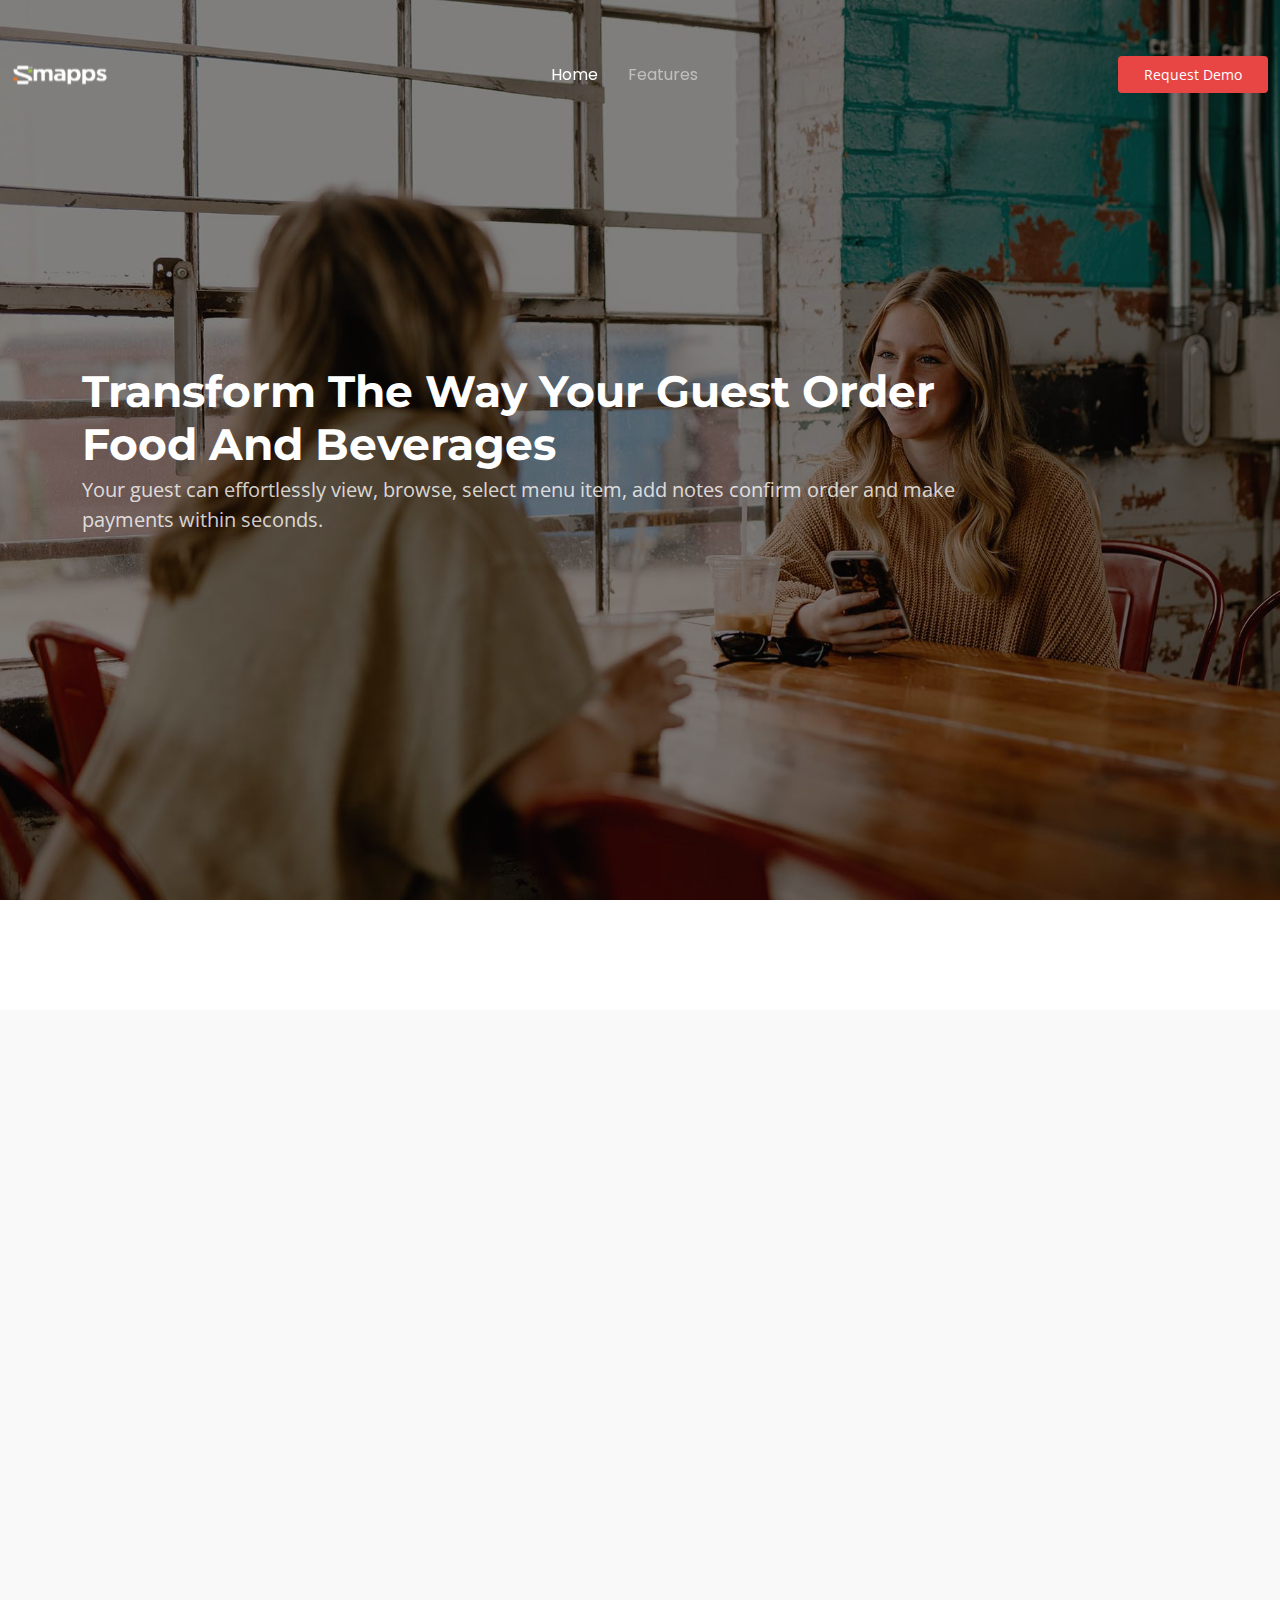
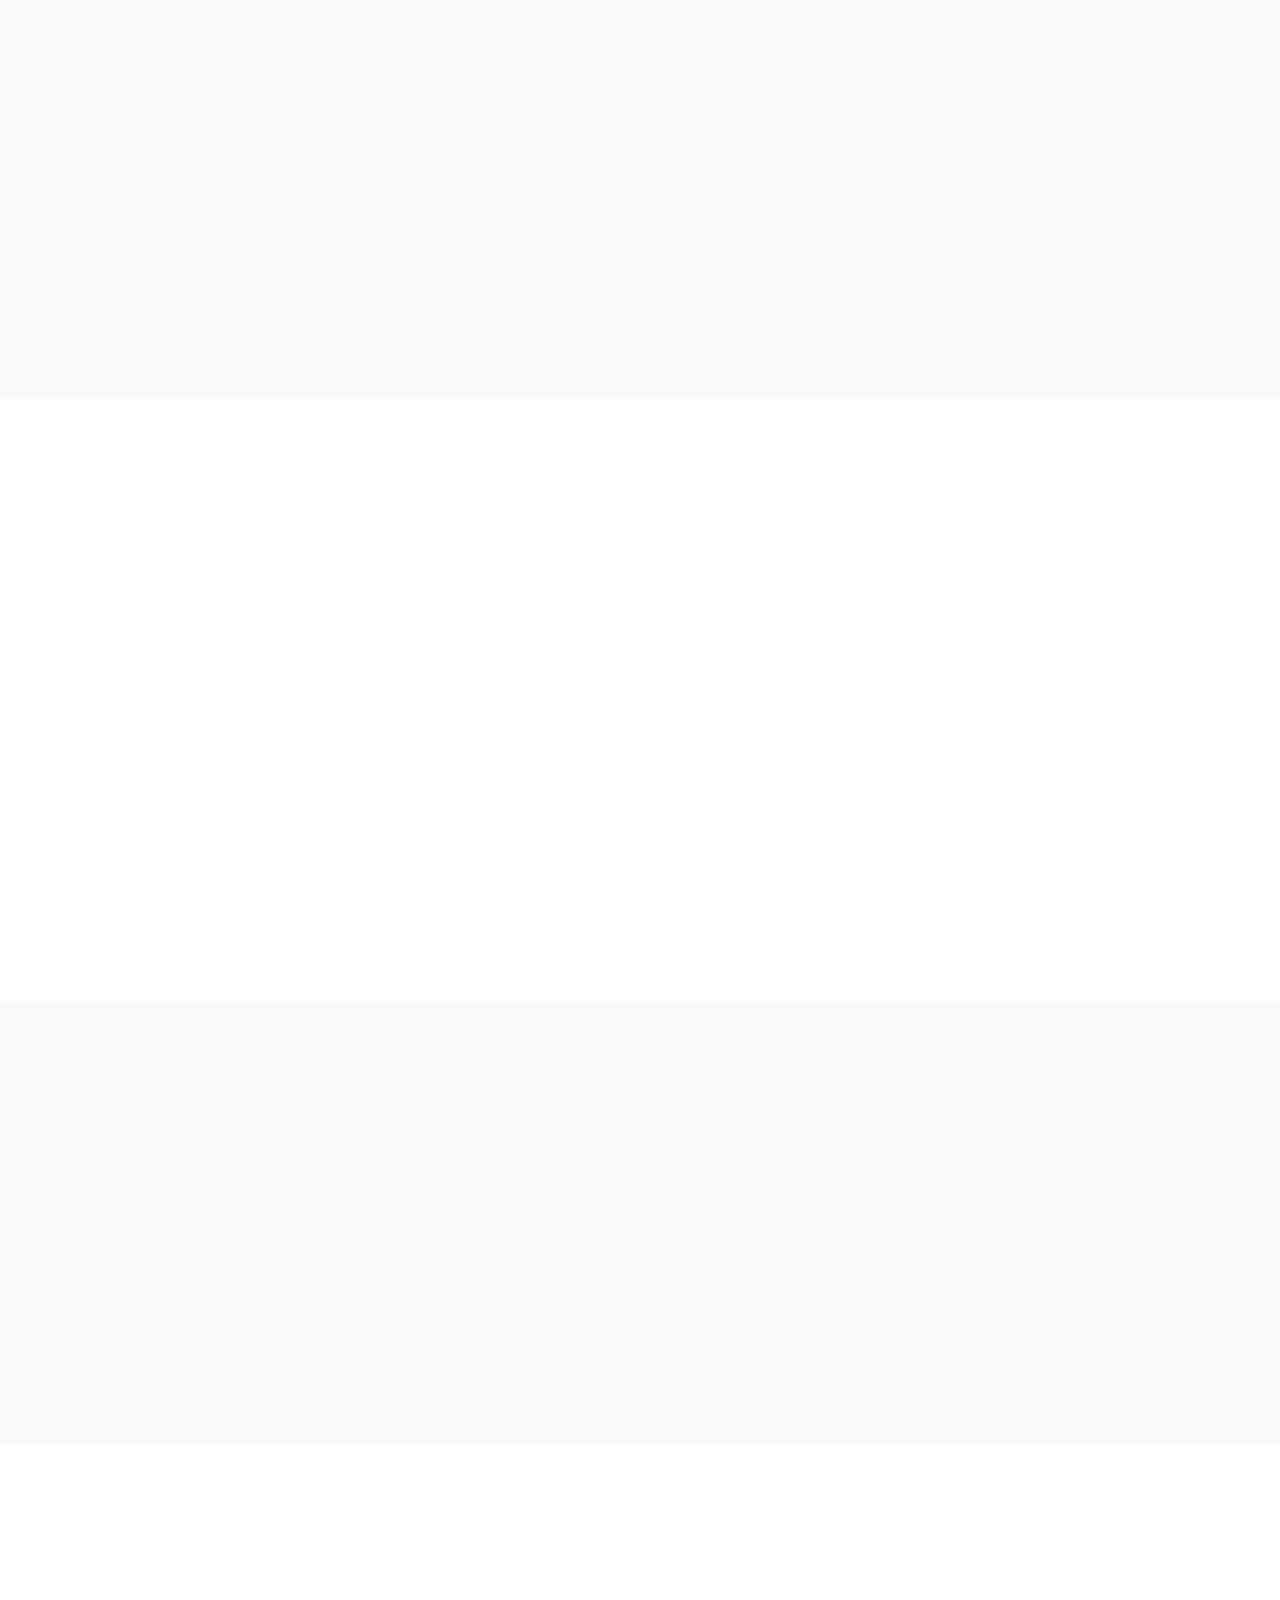
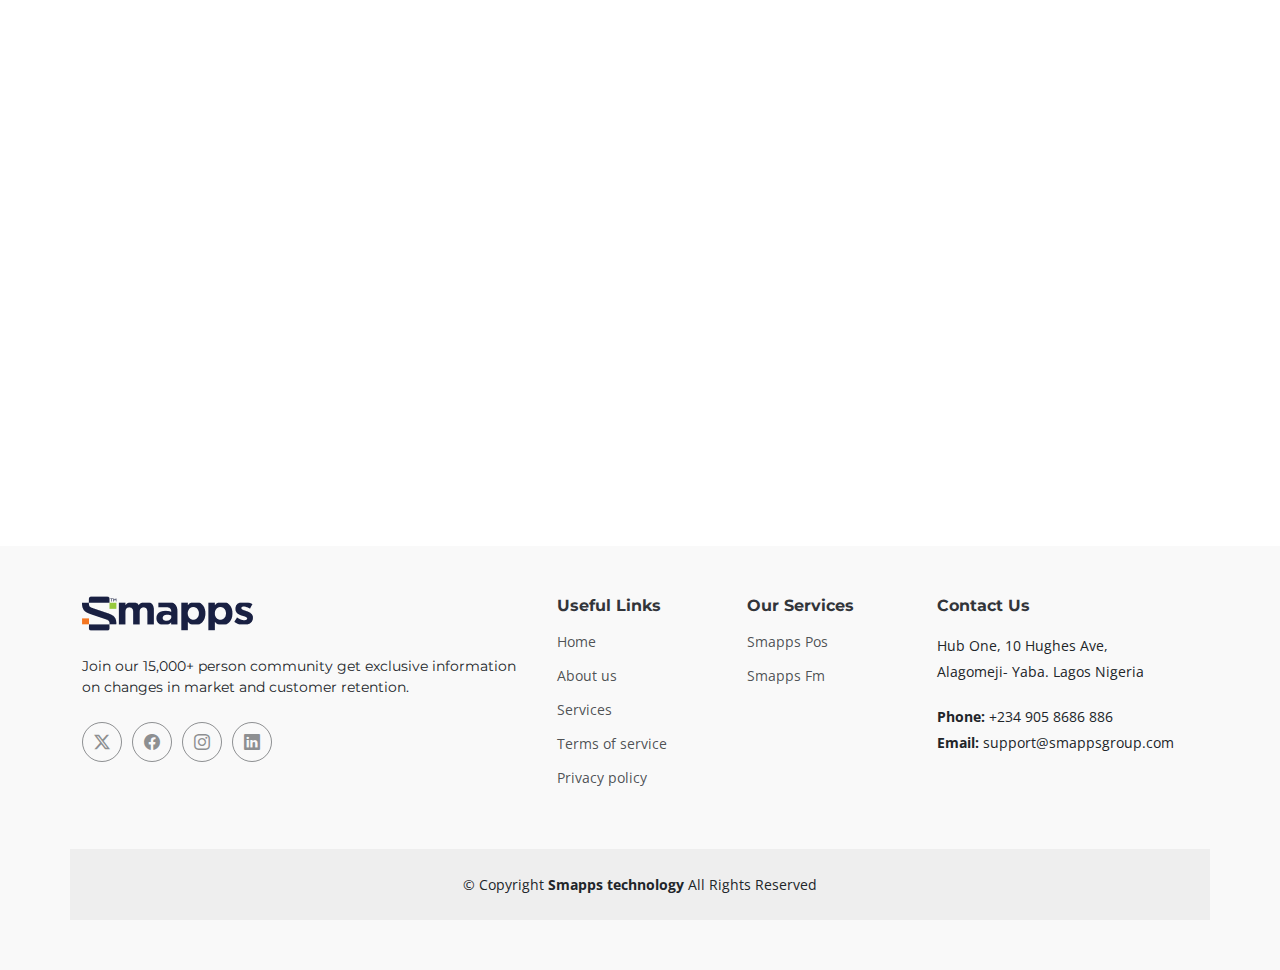
<file: index.html>
<!DOCTYPE html>
<html lang="en">

<head>
  <meta charset="utf-8">
  <meta content="width=device-width, initial-scale=1.0" name="viewport">
  <title>Index - Append Bootstrap Template</title>
  <meta content="" name="description">
  <meta content="" name="keywords">

  <!-- Favicons -->
  <link href="assets/img/favicon.png" rel="icon">
  <link href="assets/img/apple-touch-icon.png" rel="apple-touch-icon">

  <!-- Fonts -->
  <link href="https://fonts.googleapis.com" rel="preconnect">
  <link href="https://fonts.gstatic.com" rel="preconnect" crossorigin>
  <link href="https://fonts.googleapis.com/css2?family=Open+Sans:ital,wght@0,300;0,400;0,500;0,600;0,700;0,800;1,300;1,400;1,500;1,600;1,700;1,800&family=Montserrat:ital,wght@0,100;0,200;0,300;0,400;0,500;0,600;0,700;0,800;0,900;1,100;1,200;1,300;1,400;1,500;1,600;1,700;1,800;1,900&family=Poppins:ital,wght@0,100;0,200;0,300;0,400;0,500;0,600;0,700;0,800;0,900;1,100;1,200;1,300;1,400;1,500;1,600;1,700;1,800;1,900&display=swap" rel="stylesheet">

  <!-- Vendor CSS Files -->
  <link href="assets/vendor/bootstrap/css/bootstrap.min.css" rel="stylesheet">
  <link href="assets/vendor/bootstrap-icons/bootstrap-icons.css" rel="stylesheet">
  <link href="assets/vendor/aos/aos.css" rel="stylesheet">
  <link href="assets/vendor/glightbox/css/glightbox.min.css" rel="stylesheet">
  <link href="assets/vendor/swiper/swiper-bundle.min.css" rel="stylesheet">

  <!-- Main CSS File -->
  <link href="assets/css/main.css" rel="stylesheet">

  <!-- =======================================================
  * Template Name: Append
  * Template URL: https://bootstrapmade.com/append-bootstrap-website-template/
  * Updated: Jun 29 2024 with Bootstrap v5.3.3
  * Author: BootstrapMade.com
  * License: https://bootstrapmade.com/license/
  ======================================================== -->
  <style>
    .img-thumbnail.no-border {
        border: none;
    
    }
    
    .icon-box   p {
      font-size: 10px;
      font-weight: 200;
    }
    .icon-box h4 {
      font-size: 12px;
    }
</style>
</head>

<body class="index-page">

  <header id="header" class="header d-flex align-items-center fixed-top">
    <div class="container-fluid position-relative d-flex align-items-center justify-content-between">

      <a href="index.html" class="logo d-flex align-items-center me-auto me-xl-0">
        <!-- Uncomment the line below if you also wish to use an image logo -->
        <img src="assets/Images/Smapps Logo 2.svg" class="sitename" alt="">
       
      </a>

      <nav id="navmenu" class="navmenu">
        <ul>
          <li><a href="index.html#hero" class="active">Home</a></li>
          <li><a href="features.html">Features</a></li>

          
        </ul>
        <i class="mobile-nav-toggle d-xl-none bi bi-list"></i>
      </nav>

      <a class="btn-getstarted" href="index.html#contact">Request Demo</a>

    </div>
  </header>

  <main class="main">

    <!-- Hero Section -->
    <section id="hero" class="hero section dark-background">

      <img src="assets/img/hero-bg.jpg" alt="" data-aos="fade-in">

      <div class="container">
        <div class="row">
          <div class="col-lg-10">
            <h2 data-aos="fade-up" data-aos-delay="100">Transform The Way Your Guest Order Food And Beverages</h2>
            <p data-aos="fade-up" data-aos-delay="200">Your guest can effortlessly view, browse, select menu item, add
                notes confirm order and make payments within seconds.</p>
          </div>
          
        </div>
      </div>

    </section><!-- /Hero Section -->

    <!-- Clients Section -->
   <section id="clients" class="clients section">

      <div class="container" data-aos="fade-up">

        <div class="row gy-4">

          <div class="col-xl-2 col-md-3 col-6 client-logo">
            <img src="assets/img/clients/client-1.png" class="img-fluid" alt="">
          </div><!-- End Client Item -->

          <div class="col-xl-2 col-md-3 col-6 client-logo">
            <img src="assets/img/clients/client-2.png" class="img-fluid" alt="">
          </div><!-- End Client Item -->

          <div class="col-xl-2 col-md-3 col-6 client-logo">
            <img src="assets/img/clients/client-3.png" class="img-fluid" alt="">
          </div><!-- End Client Item -->

          <div class="col-xl-2 col-md-3 col-6 client-logo">
            <img src="assets/img/clients/client-4.png" class="img-fluid" alt="">
          </div><!-- End Client Item -->

          <div class="col-xl-2 col-md-3 col-6 client-logo">
            <img src="assets/img/clients/client-5.png" class="img-fluid" alt="">
          </div><!-- End Client Item -->

          <div class="col-xl-2 col-md-3 col-6 client-logo">
            <img src="assets/img/clients/client-6.png" class="img-fluid" alt="">
          </div><!-- End Client Item -->

        </div>

      </div>

    </section><!-- /Clients Section -->

    <!-- About Section -->
    <section id="about" class="about section light-background">

      <div class="container" data-aos="fade-up" data-aos-delay="100">
        <div class="row align-items-xl-center gy-5">

          <div class="col-xl-5 content">
            <h3>WHO SMAPPS POS IS MADE FOR</h3>
            <p>SMAPPS POS empowers your Restaurants, Café, Hotels and Bar to thrive in
              today's competitive market. Whether you run a cozy neighborhood
              Restaurant, Café, bar or a vibrant urban hotspot, SMAPPS POS is the perfect fit
              to help you optimize effeciency, increase profitability, and
              hello to success with SMAPPS POS</p>
          </div>

          <div class="col-xl-7">
            <div class="row gy-4 icon-boxes">

              <div class="col-md-6" data-aos="fade-up" data-aos-delay="200">
                <div class="icon-box">
                  <i class="bi bi-buildings"></i>
                  <h3 class="pb-2">Restaurants </h3>
                  
               
                  <h4> The ideal solution tailored for your restaurants</h4>
                  <p>With SMAPPS, streamlining operations and enhancing your customer
                    experiences is effortless. Our interface ensures seamless order
                    management, customizable menus, and real-time inventory
                    tracking. Accept various payment methods securely, Update price
                    and cost information on new stock in real time and gain valuable
                    insights with advanced reporting tools. </p>
                </div>
              </div> <!-- End Icon Box -->

              <div class="col-md-6" data-aos="fade-up" data-aos-delay="300">
                <div class="icon-box">
                  <i class="bi bi-clipboard-pulse"></i>
                  <h3 class="pb-2">Café </h3>
                  <h4> Discover the perfect solution for your café</h4>
                  <p> Engineered to cater to the distinctive needs of your needs as
                    café owners, our innovative platform offers a comprehensive
                    suite of features designed to streamline operations and enhance
                    customer satisfaction. From intuitive order management and
                    customizable menu options to seamless payment processing and
                    detailed analytics.</p>
                </div>
              </div> <!-- End Icon Box -->

              <div class="col-md-6" data-aos="fade-up" data-aos-delay="500">
                <div class="icon-box">
                  <i class="bi bi-command"></i>
                  <h3 class="pb-2">Bar </h3>     
                  <h4>The ultimate solution tailored specifically for bars and
                    lounges.</h4>
                    <p>
                     Our innovative platform offers a comprehensive array of features to
                      streamline operations and elevate the guest experience. From
                      intuitive order management and dynamic menu customization to
                      seamless payment processing and detailed analytics, 
                      Whether you're a trendy cocktail bar or a laid-back lounge,
                      SMAPPS POS is the perfect fit to help you enhance efficiency,
                      boost revenue, and create unforgettable experiences for your
                      guests. 
                    </p>
                </div>
              </div> 

              <div class="col-md-6" data-aos="fade-up" data-aos-delay="500">
                <div class="icon-box">
                  <i class="bi bi-graph-up-arrow"></i>
                  <h3 class="pb-2">Hotel </h3>
                  <h4>The tailored solution meticulously designed for hotels.</h4>
                  <p >
                    Designed to meet the unique demands of the hospitality industry,
                    Seamless in-room ordering through SMAPPS mobile
                    ordering.Conveniently order from any where within the hotel with
                    SMAPPS POS QR code. Whether you operate a guest house, boutique
                    hotel or a luxury resort, SMAPPS POS is the perfect fit to help
                    you optimize efficiency, enhance guest experiences, and drive
                    success.
                  </p>
                </div>
              </div>

            </div>
          </div>

        </div>
      </div>

    </section><!-- /About Section -->

  
   

     

   

   

    <!-- Faq Section -->
    <section id="faq" class="faq section">

      <div class="container">

        <div class="row gy-4">

          <div class="col-lg-4" data-aos="fade-up" data-aos-delay="100">
            <div class="content px-xl-5">
              <h3><span>Frequently Asked </span><strong>Questions</strong></h3>
              <p>
                Lorem ipsum dolor sit amet, consectetur adipiscing elit, sed do eiusmod tempor incididunt ut labore et dolore magna aliqua. Duis aute irure dolor in reprehenderit
              </p>
            </div>
          </div>

          <div class="col-lg-8" data-aos="fade-up" data-aos-delay="200">

            <div class="faq-container">
              <div class="faq-item faq-active">
                <h3><span class="num">1.</span> <span>Non consectetur a erat nam at lectus urna duis?</span></h3>
                <div class="faq-content">
                  <p>Feugiat pretium nibh ipsum consequat. Tempus iaculis urna id volutpat lacus laoreet non curabitur gravida. Venenatis lectus magna fringilla urna porttitor rhoncus dolor purus non.</p>
                </div>
                <i class="faq-toggle bi bi-chevron-right"></i>
              </div><!-- End Faq item-->

              <div class="faq-item">
                <h3><span class="num">2.</span> <span>Feugiat scelerisque varius morbi enim nunc faucibus a pellentesque?</span></h3>
                <div class="faq-content">
                  <p>Dolor sit amet consectetur adipiscing elit pellentesque habitant morbi. Id interdum velit laoreet id donec ultrices. Fringilla phasellus faucibus scelerisque eleifend donec pretium. Est pellentesque elit ullamcorper dignissim. Mauris ultrices eros in cursus turpis massa tincidunt dui.</p>
                </div>
                <i class="faq-toggle bi bi-chevron-right"></i>
              </div><!-- End Faq item-->

              <div class="faq-item">
                <h3><span class="num">3.</span> <span>Dolor sit amet consectetur adipiscing elit pellentesque?</span></h3>
                <div class="faq-content">
                  <p>Eleifend mi in nulla posuere sollicitudin aliquam ultrices sagittis orci. Faucibus pulvinar elementum integer enim. Sem nulla pharetra diam sit amet nisl suscipit. Rutrum tellus pellentesque eu tincidunt. Lectus urna duis convallis convallis tellus. Urna molestie at elementum eu facilisis sed odio morbi quis</p>
                </div>
                <i class="faq-toggle bi bi-chevron-right"></i>
              </div><!-- End Faq item-->

              <div class="faq-item">
                <h3><span class="num">4.</span> <span>Ac odio tempor orci dapibus. Aliquam eleifend mi in nulla?</span></h3>
                <div class="faq-content">
                  <p>Dolor sit amet consectetur adipiscing elit pellentesque habitant morbi. Id interdum velit laoreet id donec ultrices. Fringilla phasellus faucibus scelerisque eleifend donec pretium. Est pellentesque elit ullamcorper dignissim. Mauris ultrices eros in cursus turpis massa tincidunt dui.</p>
                </div>
                <i class="faq-toggle bi bi-chevron-right"></i>
              </div><!-- End Faq item-->

              <div class="faq-item">
                <h3><span class="num">5.</span> <span>Tempus quam pellentesque nec nam aliquam sem et tortor consequat?</span></h3>
                <div class="faq-content">
                  <p>Molestie a iaculis at erat pellentesque adipiscing commodo. Dignissim suspendisse in est ante in. Nunc vel risus commodo viverra maecenas accumsan. Sit amet nisl suscipit adipiscing bibendum est. Purus gravida quis blandit turpis cursus in</p>
                </div>
                <i class="faq-toggle bi bi-chevron-right"></i>
              </div><!-- End Faq item-->

            </div>

          </div>
        </div>

      </div>

    </section><!-- /Faq Section -->

   

    <!-- Testimonials Section -->
    <section id="testimonials" class="testimonials section light-background">

      <div class="container">

        <div class="row align-items-center">

          <div class="col-lg-5 info" data-aos="fade-up" data-aos-delay="100">
            <h3>Testimonials</h3>
            <p>
              Ullamco laboris nisi ut aliquip ex ea commodo consequat. Duis aute irure dolor in reprehenderit in voluptate
              velit esse cillum dolore eu fugiat nulla pariatur. Excepteur sint occaecat cupidatat non proident.
            </p>
          </div>

          <div class="col-lg-7" data-aos="fade-up" data-aos-delay="200">

            <div class="swiper init-swiper">
              <script type="application/json" class="swiper-config">
                {
                  "loop": true,
                  "speed": 600,
                  "autoplay": {
                    "delay": 5000
                  },
                  "slidesPerView": "auto",
                  "pagination": {
                    "el": ".swiper-pagination",
                    "type": "bullets",
                    "clickable": true
                  }
                }
              </script>
              <div class="swiper-wrapper">

                <div class="swiper-slide">
                  <div class="testimonial-item">
                    <div class="d-flex">
                      <img src="assets/img/testimonials/testimonials-1.jpg" class="testimonial-img flex-shrink-0" alt="">
                      <div>
                        <h3>Saul Goodman</h3>
                        <h4>Ceo &amp; Founder</h4>
                        <div class="stars">
                          <i class="bi bi-star-fill"></i><i class="bi bi-star-fill"></i><i class="bi bi-star-fill"></i><i class="bi bi-star-fill"></i><i class="bi bi-star-fill"></i>
                        </div>
                      </div>
                    </div>
                    <p>
                      <i class="bi bi-quote quote-icon-left"></i>
                      <span>Proin iaculis purus consequat sem cure digni ssim donec porttitora entum suscipit rhoncus. Accusantium quam, ultricies eget id, aliquam eget nibh et. Maecen aliquam, risus at semper.</span>
                      <i class="bi bi-quote quote-icon-right"></i>
                    </p>
                  </div>
                </div><!-- End testimonial item -->

                <div class="swiper-slide">
                  <div class="testimonial-item">
                    <div class="d-flex">
                      <img src="assets/img/testimonials/testimonials-2.jpg" class="testimonial-img flex-shrink-0" alt="">
                      <div>
                        <h3>Sara Wilsson</h3>
                        <h4>Designer</h4>
                        <div class="stars">
                          <i class="bi bi-star-fill"></i><i class="bi bi-star-fill"></i><i class="bi bi-star-fill"></i><i class="bi bi-star-fill"></i><i class="bi bi-star-fill"></i>
                        </div>
                      </div>
                    </div>
                    <p>
                      <i class="bi bi-quote quote-icon-left"></i>
                      <span>Export tempor illum tamen malis malis eram quae irure esse labore quem cillum quid cillum eram malis quorum velit fore eram velit sunt aliqua noster fugiat irure amet legam anim culpa.</span>
                      <i class="bi bi-quote quote-icon-right"></i>
                    </p>
                  </div>
                </div><!-- End testimonial item -->

                <div class="swiper-slide">
                  <div class="testimonial-item">
                    <div class="d-flex">
                      <img src="assets/img/testimonials/testimonials-3.jpg" class="testimonial-img flex-shrink-0" alt="">
                      <div>
                        <h3>Jena Karlis</h3>
                        <h4>Store Owner</h4>
                        <div class="stars">
                          <i class="bi bi-star-fill"></i><i class="bi bi-star-fill"></i><i class="bi bi-star-fill"></i><i class="bi bi-star-fill"></i><i class="bi bi-star-fill"></i>
                        </div>
                      </div>
                    </div>
                    <p>
                      <i class="bi bi-quote quote-icon-left"></i>
                      <span>Enim nisi quem export duis labore cillum quae magna enim sint quorum nulla quem veniam duis minim tempor labore quem eram duis noster aute amet eram fore quis sint minim.</span>
                      <i class="bi bi-quote quote-icon-right"></i>
                    </p>
                  </div>
                </div><!-- End testimonial item -->

                <div class="swiper-slide">
                  <div class="testimonial-item">
                    <div class="d-flex">
                      <img src="assets/img/testimonials/testimonials-4.jpg" class="testimonial-img flex-shrink-0" alt="">
                      <div>
                        <h3>Matt Brandon</h3>
                        <h4>Freelancer</h4>
                        <div class="stars">
                          <i class="bi bi-star-fill"></i><i class="bi bi-star-fill"></i><i class="bi bi-star-fill"></i><i class="bi bi-star-fill"></i><i class="bi bi-star-fill"></i>
                        </div>
                      </div>
                    </div>
                    <p>
                      <i class="bi bi-quote quote-icon-left"></i>
                      <span>Fugiat enim eram quae cillum dolore dolor amet nulla culpa multos export minim fugiat minim velit minim dolor enim duis veniam ipsum anim magna sunt elit fore quem dolore labore illum veniam.</span>
                      <i class="bi bi-quote quote-icon-right"></i>
                    </p>
                  </div>
                </div><!-- End testimonial item -->

                <div class="swiper-slide">
                  <div class="testimonial-item">
                    <div class="d-flex">
                      <img src="assets/img/testimonials/testimonials-5.jpg" class="testimonial-img flex-shrink-0" alt="">
                      <div>
                        <h3>John Larson</h3>
                        <h4>Entrepreneur</h4>
                        <div class="stars">
                          <i class="bi bi-star-fill"></i><i class="bi bi-star-fill"></i><i class="bi bi-star-fill"></i><i class="bi bi-star-fill"></i><i class="bi bi-star-fill"></i>
                        </div>
                      </div>
                    </div>
                    <p>
                      <i class="bi bi-quote quote-icon-left"></i>
                      <span>Quis quorum aliqua sint quem legam fore sunt eram irure aliqua veniam tempor noster veniam enim culpa labore duis sunt culpa nulla illum cillum fugiat legam esse veniam culpa fore nisi cillum quid.</span>
                      <i class="bi bi-quote quote-icon-right"></i>
                    </p>
                  </div>
                </div><!-- End testimonial item -->

              </div>
              <div class="swiper-pagination"></div>
            </div>

          </div>

        </div>

      </div>

    </section><!-- /Testimonials Section -->

   
    <!-- Contact Section -->
    <section id="contact" class="contact section">

      <!-- Section Title -->
      <div class="container section-title" data-aos="fade-up">
        <h2>Request Demo</h2>
        <p>Necessitatibus eius consequatur ex aliquid fuga eum quidem sint consectetur velit</p>
      </div><!-- End Section Title -->

      <div class="container" data-aos="fade-up" data-aos-delay="100">

        <div class="row gy-4">

          <div class="col-lg-6">

            <div class="row gy-4">
              <div class="col-md-6">
                <div class="info-item" data-aos="fade" data-aos-delay="200">
                  <i class="bi bi-geo-alt"></i>
                  <h3>Address</h3>
                  <p>Hub One, 10 Hughes Ave,</p>
                  <p>Alagomeji- Yaba. Lagos Nigeria</p>
                </div>
              </div><!-- End Info Item -->

              <div class="col-md-6">
                <div class="info-item" data-aos="fade" data-aos-delay="300">
                  <i class="bi bi-telephone"></i>
                  <h3>Call Us</h3>
                  <p>+234 905 8686 886</p>
                </div>
              </div><!-- End Info Item -->

              <div class="col-md-6">
                <div class="info-item" data-aos="fade" data-aos-delay="400">
                  <i class="bi bi-envelope"></i>
                  <h3>Email Us</h3>
                  <p>support@smappsgroup.com</p>
                  <p>www.smappsgroup.com</p>
                </div>
              </div><!-- End Info Item -->

              <div class="col-md-6">
                <div class="info-item" data-aos="fade" data-aos-delay="500">
                  <i class="bi bi-clock"></i>
                  <h3>Open Hours</h3>
                  <p>Monday - Friday</p>
                  <p>9:00AM - 05:00PM</p>
                </div>
              </div><!-- End Info Item -->

            </div>

          </div>

          <div class="col-lg-6">
            <form action="forms/contact.php" method="post" class="php-email-form" data-aos="fade-up" data-aos-delay="200">
              <div class="row gy-4">

                <div class="col-md-6">
                  <input type="text" name="name" class="form-control" placeholder="Business Name" required="">
                </div>

                <div class="col-md-6 ">
                  <input type="email" class="form-control" name="email" placeholder="Email" required="">
                </div>

                <div class="col-12">
                  <input type="text" class="form-control" name="subject" placeholder="Business Type" required="">
                </div>

                <div class="col-12">
                  <textarea class="form-control" name="message" rows="6" placeholder="Message" required=""></textarea>
                </div>

                <div class="col-12 text-center">
                  <div class="loading">Loading</div>
                  <div class="error-message"></div>
                  <div class="sent-message">Your message has been sent. Thank you!</div>

                  <button type="submit">Request Demo</button>
                </div>

              </div>
            </form>
          </div><!-- End Contact Form -->

        </div>

      </div>

    </section><!-- /Contact Section -->

  </main>

  <footer id="footer" class="footer position-relative light-background">

    <div class="container footer-top">
      <div class="row gy-4">
        <div class="col-lg-5 col-md-12 footer-about">
          <a href="index.html" class="logo d-flex align-items-center">
            <img src="assets/Images/brand.png" alt="">
          </a>
          <p>Join our 15,000+ person community get exclusive information on
            changes in market and customer retention.</p>
          <div class="social-links d-flex mt-4">
            <a href=""><i class="bi bi-twitter-x"></i></a>
            <a href=""><i class="bi bi-facebook"></i></a>
            <a href=""><i class="bi bi-instagram"></i></a>
            <a href=""><i class="bi bi-linkedin"></i></a>
          </div>
        </div>

        <div class="col-lg-2 col-6 footer-links">
          <h4>Useful Links</h4>
          <ul>
            <li><a href="#">Home</a></li>
            <li><a href="#">About us</a></li>
            <li><a href="#">Services</a></li>
            <li><a href="#">Terms of service</a></li>
            <li><a href="#">Privacy policy</a></li>
          </ul>
        </div>

        <div class="col-lg-2 col-6 footer-links">
          <h4>Our Services</h4>
          <ul>
            <li><a href="#">Smapps Pos</a></li>
            <li><a href="#">Smapps Fm</a></li>
          
          </ul>
        </div>

        <div class="col-lg-3 col-md-12 footer-contact text-center text-md-start">
          <h4>Contact Us</h4>
          <p>Hub One, 10 Hughes Ave,</p>
          <p>Alagomeji- Yaba. Lagos Nigeria</p>
          <p class="mt-4"><strong>Phone:</strong> <span>+234 905 8686 886</span></p>
          <p><strong>Email:</strong> <span>support@smappsgroup.com</span></p>
        </div>

      </div>
    </div>

    <div class="container copyright text-center mt-4">
      <p>© <span>Copyright</span> <strong class="sitename">Smapps technology</strong> <span>All Rights Reserved</span></p>
      
    </div>

  </footer>

  <!-- Scroll Top -->
  <a href="#" id="scroll-top" class="scroll-top d-flex align-items-center justify-content-center"><i class="bi bi-arrow-up-short"></i></a>

  <!-- Preloader -->
  <div id="preloader"></div>

  <!-- Vendor JS Files -->
  <script src="assets/vendor/bootstrap/js/bootstrap.bundle.min.js"></script>
  <script src="assets/vendor/php-email-form/validate.js"></script>
  <script src="assets/vendor/aos/aos.js"></script>
  <script src="assets/vendor/glightbox/js/glightbox.min.js"></script>
  <script src="assets/vendor/purecounter/purecounter_vanilla.js"></script>
  <script src="assets/vendor/imagesloaded/imagesloaded.pkgd.min.js"></script>
  <script src="assets/vendor/isotope-layout/isotope.pkgd.min.js"></script>
  <script src="assets/vendor/swiper/swiper-bundle.min.js"></script>

  <!-- Main JS File -->
  <script src="assets/js/main.js"></script>

</body>

</html>
</file>
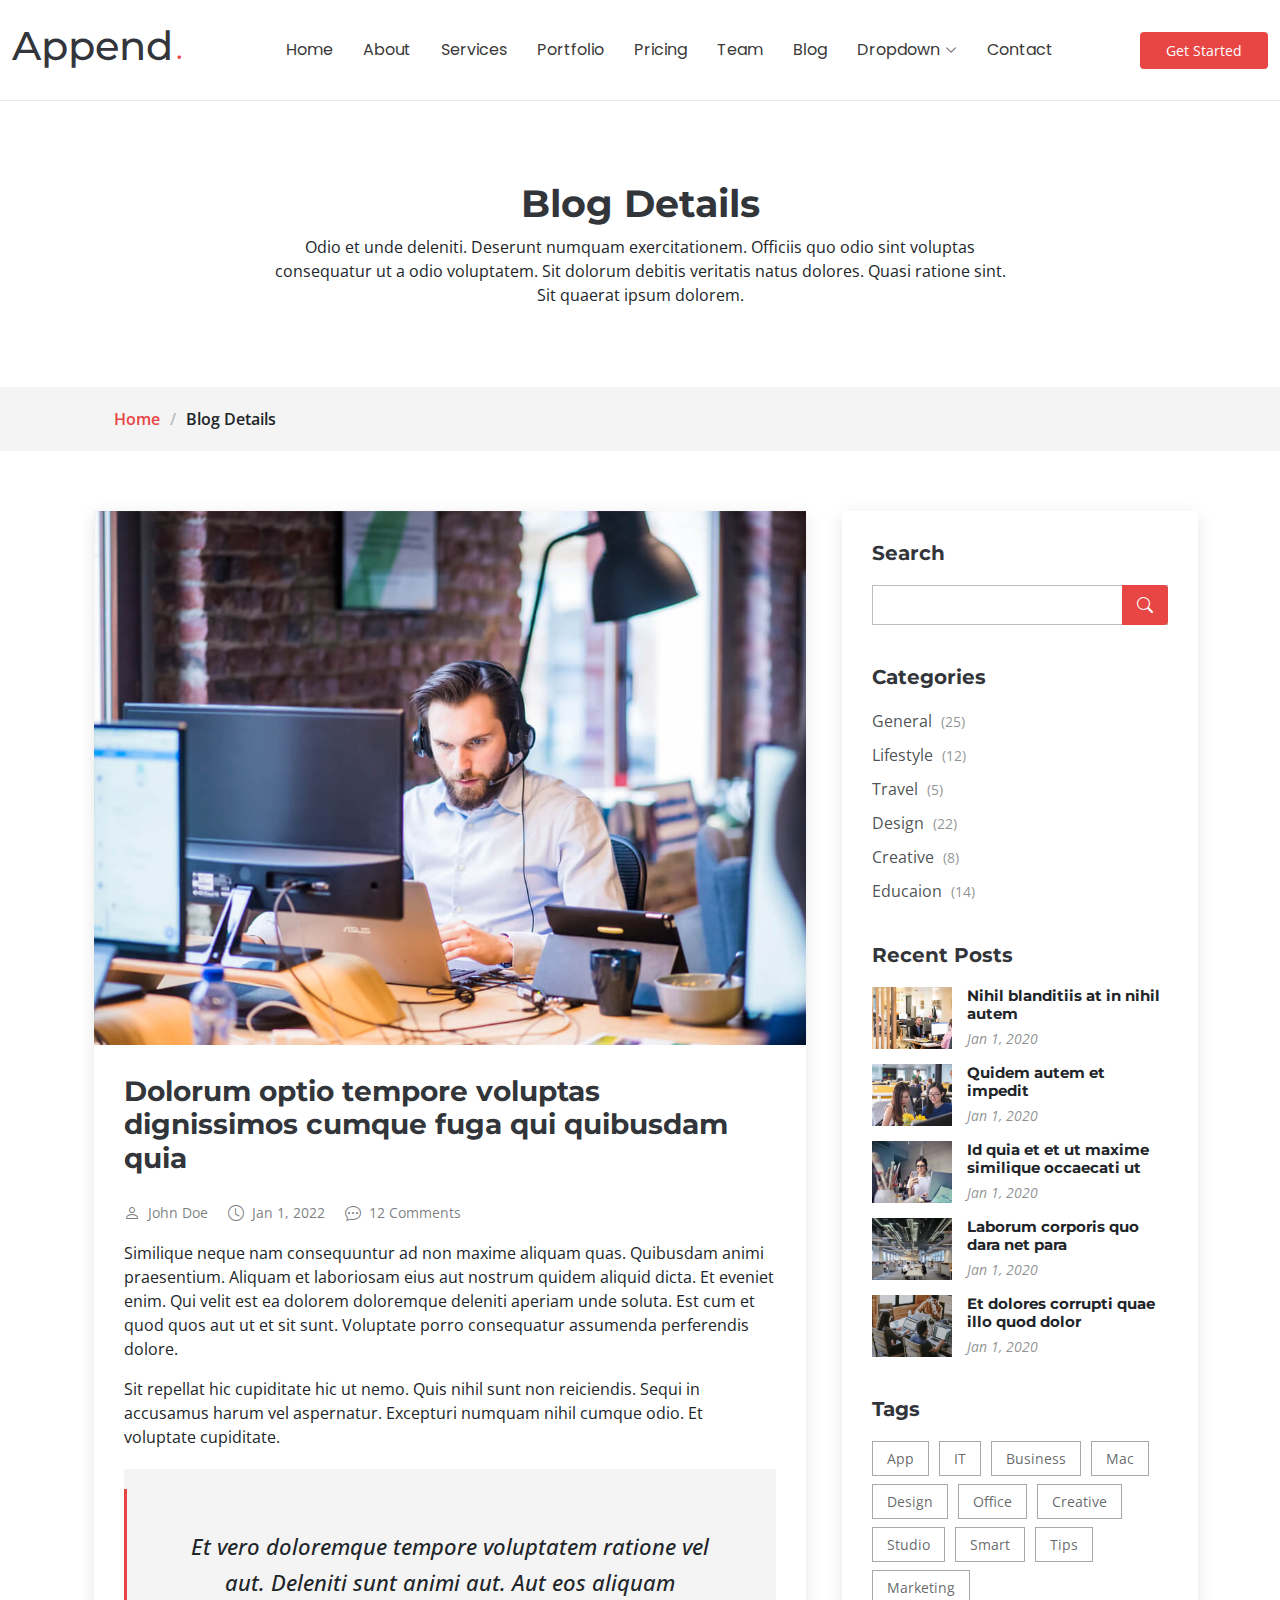
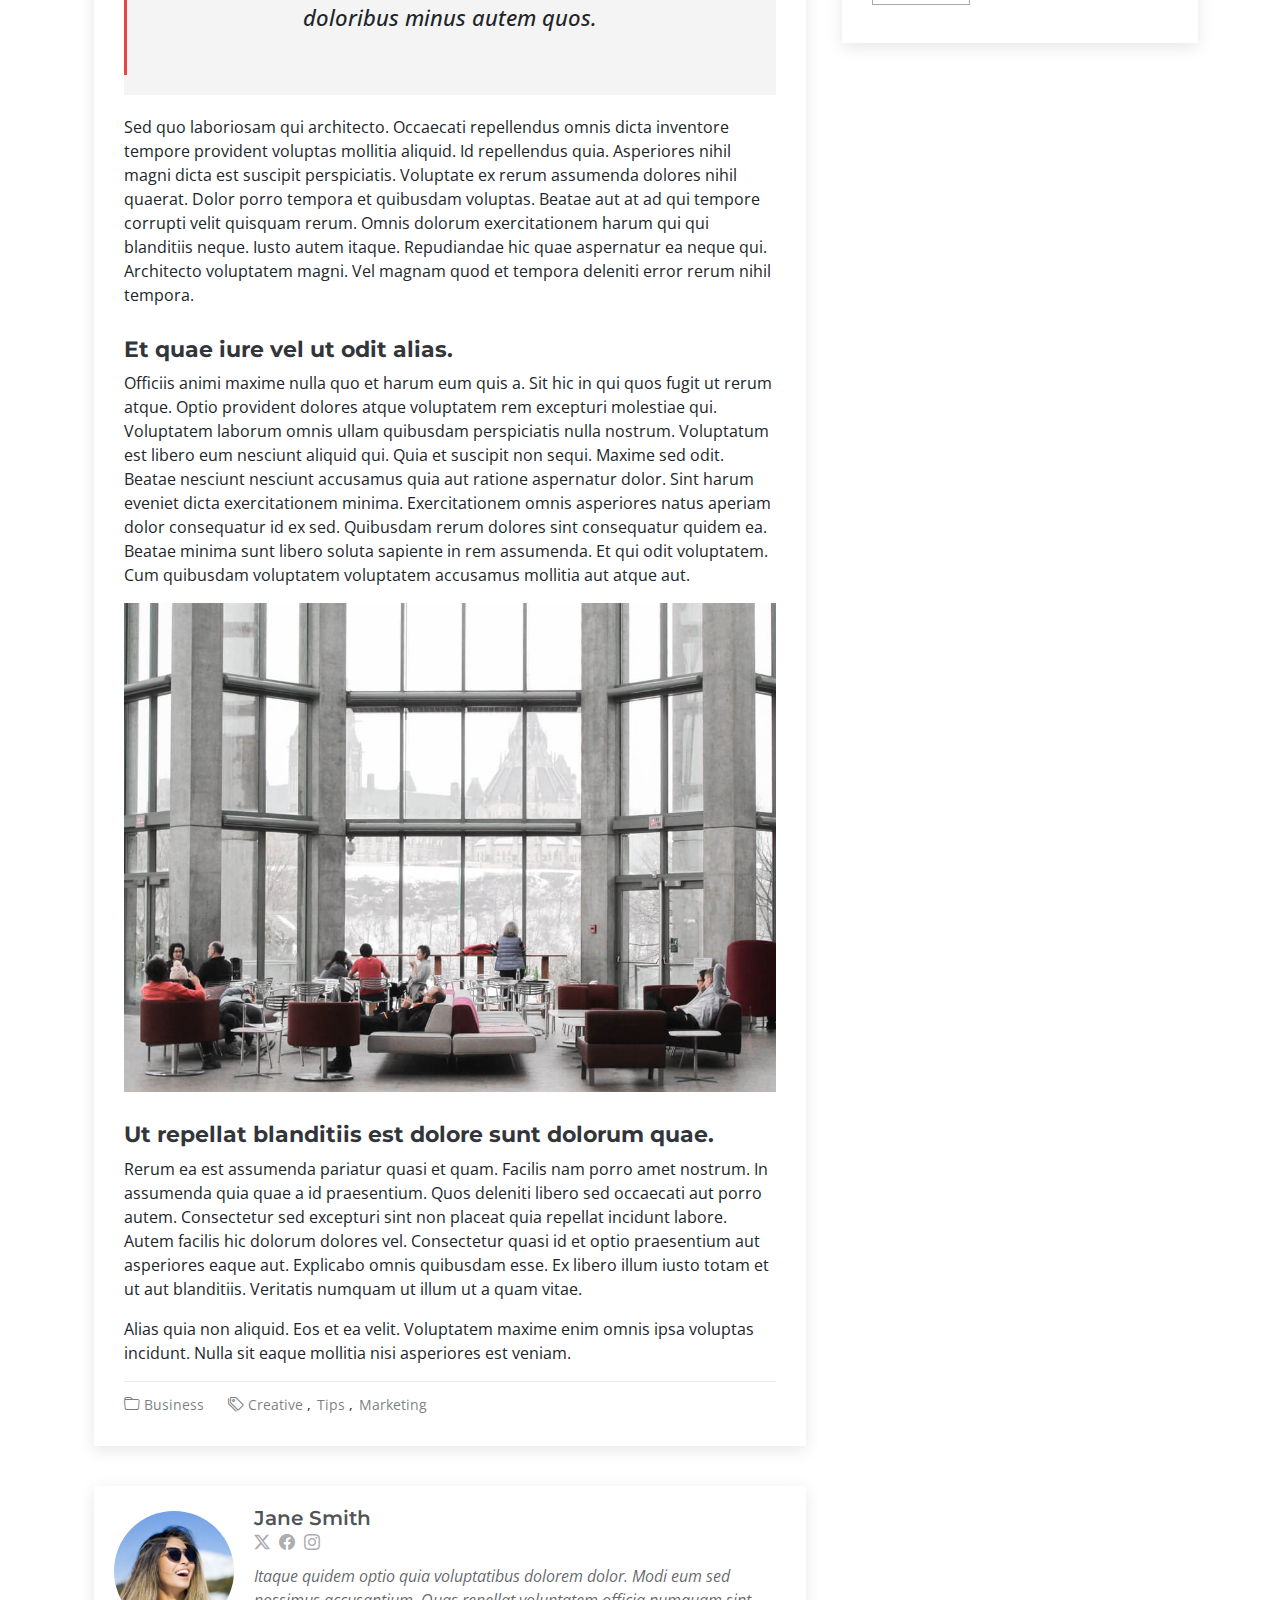
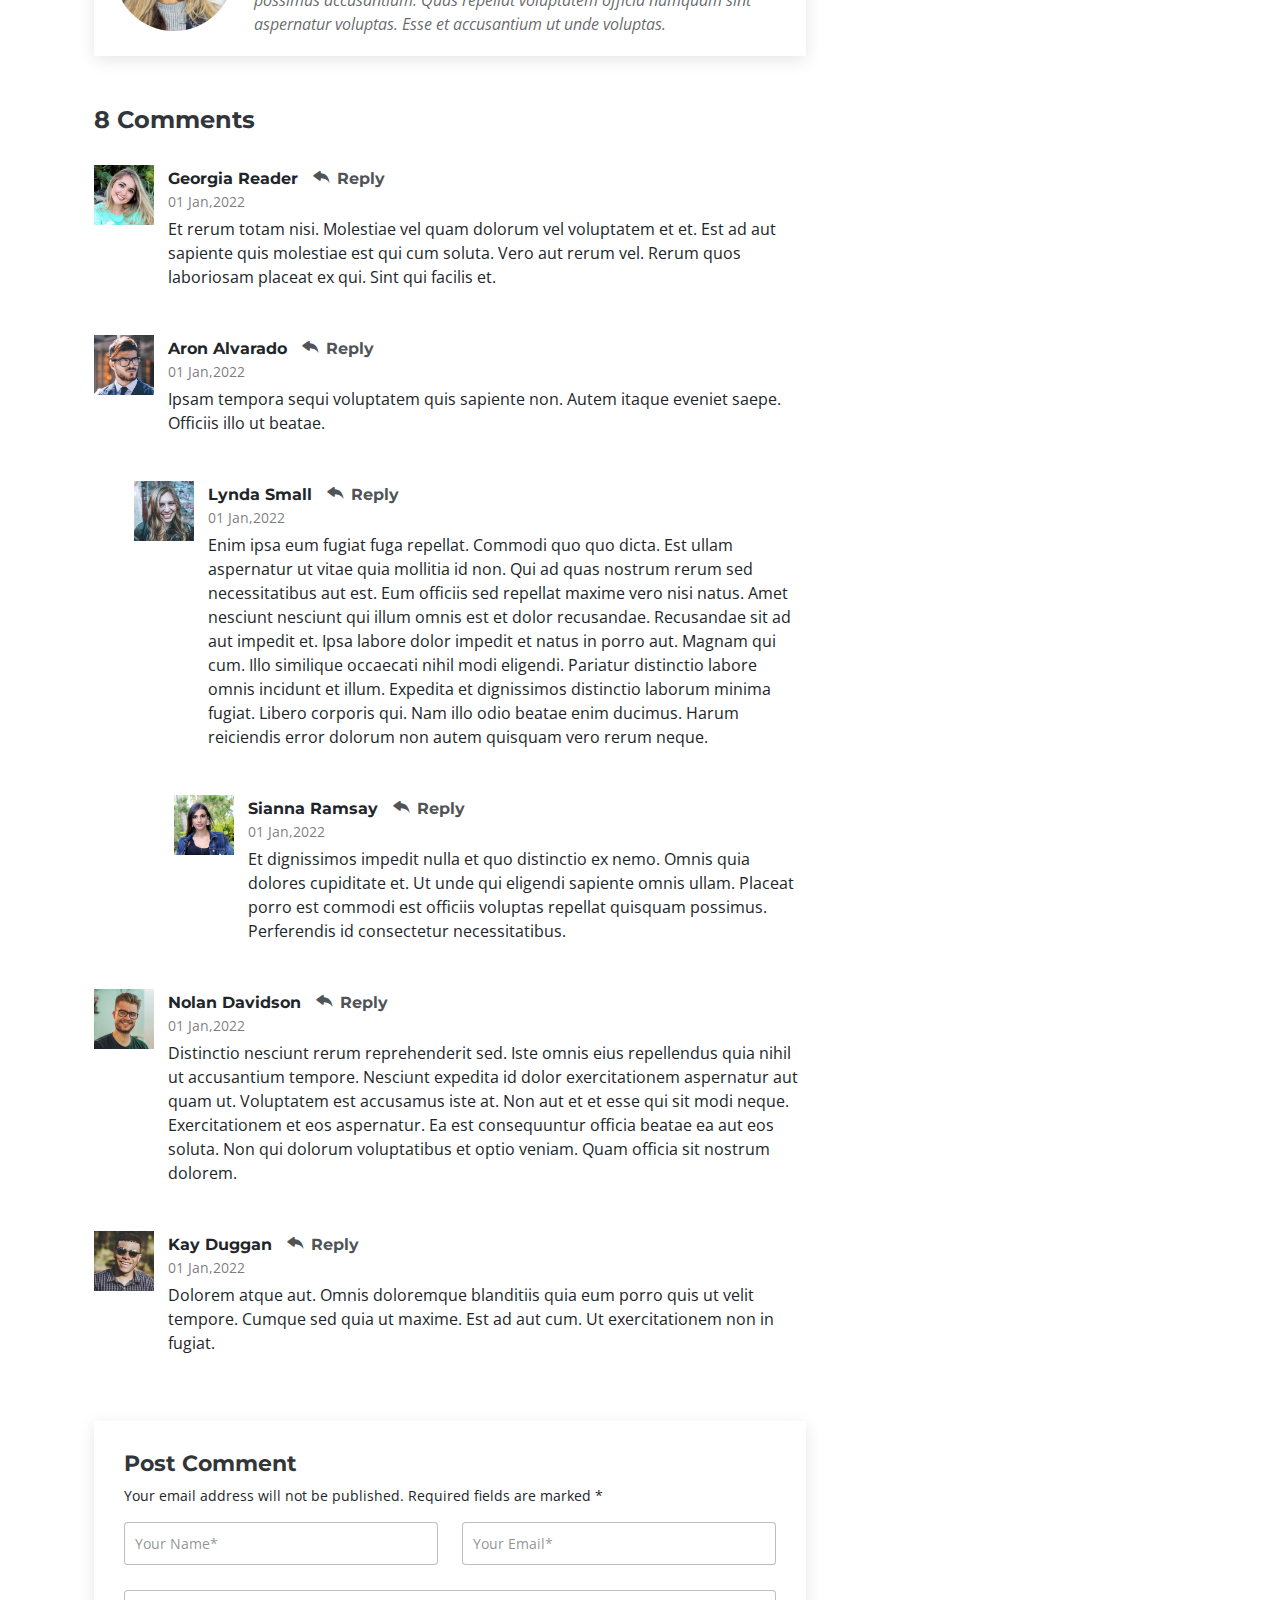
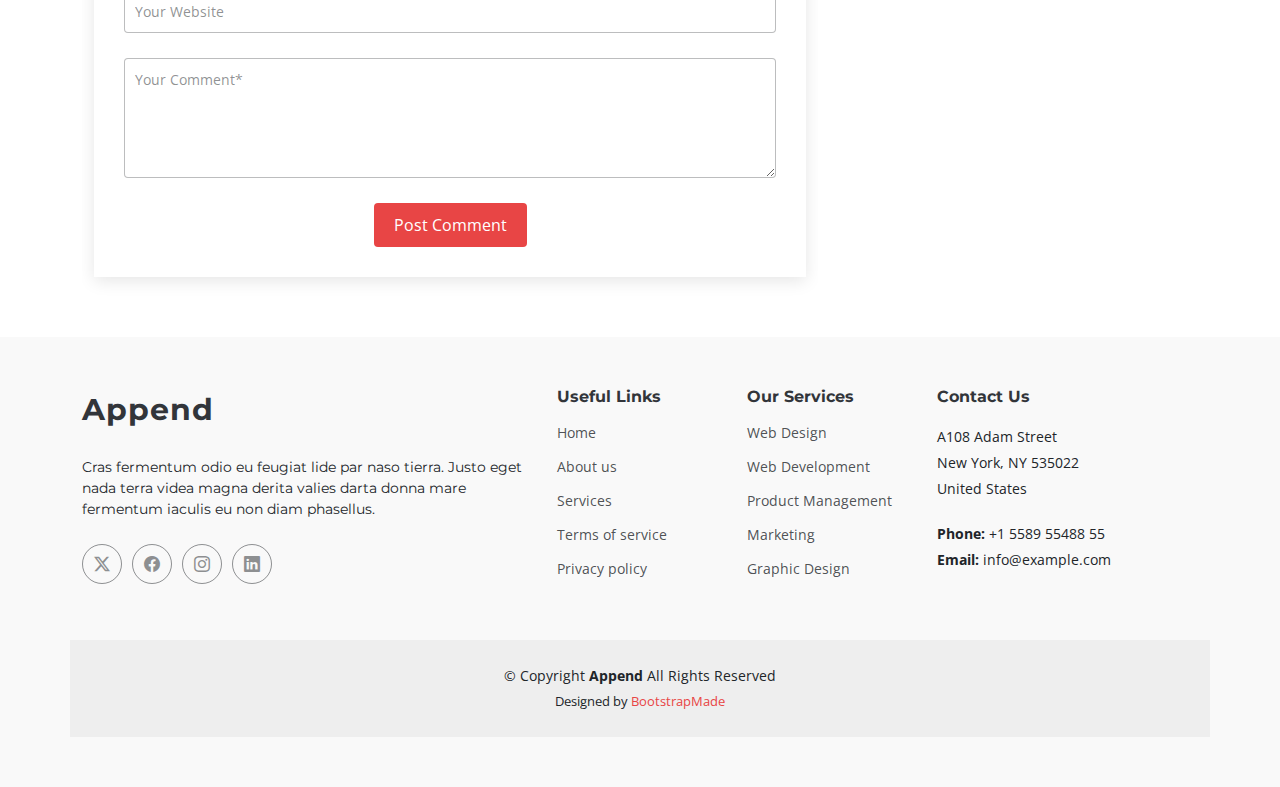
<file: blog-details.html>
<!DOCTYPE html>
<html lang="en">

<head>
  <meta charset="utf-8">
  <meta content="width=device-width, initial-scale=1.0" name="viewport">
  <title>Blog Details - Append Bootstrap Template</title>
  <meta content="" name="description">
  <meta content="" name="keywords">

  <!-- Favicons -->
  <link href="assets/img/favicon.png" rel="icon">
  <link href="assets/img/apple-touch-icon.png" rel="apple-touch-icon">

  <!-- Fonts -->
  <link href="https://fonts.googleapis.com" rel="preconnect">
  <link href="https://fonts.gstatic.com" rel="preconnect" crossorigin>
  <link href="https://fonts.googleapis.com/css2?family=Open+Sans:ital,wght@0,300;0,400;0,500;0,600;0,700;0,800;1,300;1,400;1,500;1,600;1,700;1,800&family=Montserrat:ital,wght@0,100;0,200;0,300;0,400;0,500;0,600;0,700;0,800;0,900;1,100;1,200;1,300;1,400;1,500;1,600;1,700;1,800;1,900&family=Poppins:ital,wght@0,100;0,200;0,300;0,400;0,500;0,600;0,700;0,800;0,900;1,100;1,200;1,300;1,400;1,500;1,600;1,700;1,800;1,900&display=swap" rel="stylesheet">

  <!-- Vendor CSS Files -->
  <link href="assets/vendor/bootstrap/css/bootstrap.min.css" rel="stylesheet">
  <link href="assets/vendor/bootstrap-icons/bootstrap-icons.css" rel="stylesheet">
  <link href="assets/vendor/aos/aos.css" rel="stylesheet">
  <link href="assets/vendor/glightbox/css/glightbox.min.css" rel="stylesheet">
  <link href="assets/vendor/swiper/swiper-bundle.min.css" rel="stylesheet">

  <!-- Main CSS File -->
  <link href="assets/css/main.css" rel="stylesheet">

  <!-- =======================================================
  * Template Name: Append
  * Template URL: https://bootstrapmade.com/append-bootstrap-website-template/
  * Updated: Jun 29 2024 with Bootstrap v5.3.3
  * Author: BootstrapMade.com
  * License: https://bootstrapmade.com/license/
  ======================================================== -->
</head>

<body class="blog-details-page">

  <header id="header" class="header d-flex align-items-center sticky-top">
    <div class="container-fluid position-relative d-flex align-items-center justify-content-between">

      <a href="index.html" class="logo d-flex align-items-center me-auto me-xl-0">
        <!-- Uncomment the line below if you also wish to use an image logo -->
        <!-- <img src="assets/img/logo.png" alt=""> -->
        <h1 class="sitename">Append</h1><span>.</span>
      </a>

      <nav id="navmenu" class="navmenu">
        <ul>
          <li><a href="index.html#hero">Home</a></li>
          <li><a href="index.html#about">About</a></li>
          <li><a href="index.html#services">Services</a></li>
          <li><a href="index.html#portfolio">Portfolio</a></li>
          <li><a href="index.html#pricing">Pricing</a></li>
          <li><a href="index.html#team">Team</a></li>
          <li><a href="blog.html">Blog</a></li>
          <li class="dropdown"><a href="#"><span>Dropdown</span> <i class="bi bi-chevron-down toggle-dropdown"></i></a>
            <ul>
              <li><a href="#">Dropdown 1</a></li>
              <li class="dropdown"><a href="#"><span>Deep Dropdown</span> <i class="bi bi-chevron-down toggle-dropdown"></i></a>
                <ul>
                  <li><a href="#">Deep Dropdown 1</a></li>
                  <li><a href="#">Deep Dropdown 2</a></li>
                  <li><a href="#">Deep Dropdown 3</a></li>
                  <li><a href="#">Deep Dropdown 4</a></li>
                  <li><a href="#">Deep Dropdown 5</a></li>
                </ul>
              </li>
              <li><a href="#">Dropdown 2</a></li>
              <li><a href="#">Dropdown 3</a></li>
              <li><a href="#">Dropdown 4</a></li>
            </ul>
          </li>
          <li><a href="index.html#contact">Contact</a></li>
        </ul>
        <i class="mobile-nav-toggle d-xl-none bi bi-list"></i>
      </nav>

      <a class="btn-getstarted" href="index.html#about">Get Started</a>

    </div>
  </header>

  <main class="main">

    <!-- Page Title -->
    <div class="page-title" data-aos="fade">
      <div class="heading">
        <div class="container">
          <div class="row d-flex justify-content-center text-center">
            <div class="col-lg-8">
              <h1>Blog Details</h1>
              <p class="mb-0">Odio et unde deleniti. Deserunt numquam exercitationem. Officiis quo odio sint voluptas consequatur ut a odio voluptatem. Sit dolorum debitis veritatis natus dolores. Quasi ratione sint. Sit quaerat ipsum dolorem.</p>
            </div>
          </div>
        </div>
      </div>
      <nav class="breadcrumbs">
        <div class="container">
          <ol>
            <li><a href="index.html">Home</a></li>
            <li class="current">Blog Details</li>
          </ol>
        </div>
      </nav>
    </div><!-- End Page Title -->

    <div class="container">
      <div class="row">

        <div class="col-lg-8">

          <!-- Blog Details Section -->
          <section id="blog-details" class="blog-details section">
            <div class="container">

              <article class="article">

                <div class="post-img">
                  <img src="assets/img/blog/blog-1.jpg" alt="" class="img-fluid">
                </div>

                <h2 class="title">Dolorum optio tempore voluptas dignissimos cumque fuga qui quibusdam quia</h2>

                <div class="meta-top">
                  <ul>
                    <li class="d-flex align-items-center"><i class="bi bi-person"></i> <a href="blog-details.html">John Doe</a></li>
                    <li class="d-flex align-items-center"><i class="bi bi-clock"></i> <a href="blog-details.html"><time datetime="2020-01-01">Jan 1, 2022</time></a></li>
                    <li class="d-flex align-items-center"><i class="bi bi-chat-dots"></i> <a href="blog-details.html">12 Comments</a></li>
                  </ul>
                </div><!-- End meta top -->

                <div class="content">
                  <p>
                    Similique neque nam consequuntur ad non maxime aliquam quas. Quibusdam animi praesentium. Aliquam et laboriosam eius aut nostrum quidem aliquid dicta.
                    Et eveniet enim. Qui velit est ea dolorem doloremque deleniti aperiam unde soluta. Est cum et quod quos aut ut et sit sunt. Voluptate porro consequatur assumenda perferendis dolore.
                  </p>

                  <p>
                    Sit repellat hic cupiditate hic ut nemo. Quis nihil sunt non reiciendis. Sequi in accusamus harum vel aspernatur. Excepturi numquam nihil cumque odio. Et voluptate cupiditate.
                  </p>

                  <blockquote>
                    <p>
                      Et vero doloremque tempore voluptatem ratione vel aut. Deleniti sunt animi aut. Aut eos aliquam doloribus minus autem quos.
                    </p>
                  </blockquote>

                  <p>
                    Sed quo laboriosam qui architecto. Occaecati repellendus omnis dicta inventore tempore provident voluptas mollitia aliquid. Id repellendus quia. Asperiores nihil magni dicta est suscipit perspiciatis. Voluptate ex rerum assumenda dolores nihil quaerat.
                    Dolor porro tempora et quibusdam voluptas. Beatae aut at ad qui tempore corrupti velit quisquam rerum. Omnis dolorum exercitationem harum qui qui blanditiis neque.
                    Iusto autem itaque. Repudiandae hic quae aspernatur ea neque qui. Architecto voluptatem magni. Vel magnam quod et tempora deleniti error rerum nihil tempora.
                  </p>

                  <h3>Et quae iure vel ut odit alias.</h3>
                  <p>
                    Officiis animi maxime nulla quo et harum eum quis a. Sit hic in qui quos fugit ut rerum atque. Optio provident dolores atque voluptatem rem excepturi molestiae qui. Voluptatem laborum omnis ullam quibusdam perspiciatis nulla nostrum. Voluptatum est libero eum nesciunt aliquid qui.
                    Quia et suscipit non sequi. Maxime sed odit. Beatae nesciunt nesciunt accusamus quia aut ratione aspernatur dolor. Sint harum eveniet dicta exercitationem minima. Exercitationem omnis asperiores natus aperiam dolor consequatur id ex sed. Quibusdam rerum dolores sint consequatur quidem ea.
                    Beatae minima sunt libero soluta sapiente in rem assumenda. Et qui odit voluptatem. Cum quibusdam voluptatem voluptatem accusamus mollitia aut atque aut.
                  </p>
                  <img src="assets/img/blog/blog-inside-post.jpg" class="img-fluid" alt="">

                  <h3>Ut repellat blanditiis est dolore sunt dolorum quae.</h3>
                  <p>
                    Rerum ea est assumenda pariatur quasi et quam. Facilis nam porro amet nostrum. In assumenda quia quae a id praesentium. Quos deleniti libero sed occaecati aut porro autem. Consectetur sed excepturi sint non placeat quia repellat incidunt labore. Autem facilis hic dolorum dolores vel.
                    Consectetur quasi id et optio praesentium aut asperiores eaque aut. Explicabo omnis quibusdam esse. Ex libero illum iusto totam et ut aut blanditiis. Veritatis numquam ut illum ut a quam vitae.
                  </p>
                  <p>
                    Alias quia non aliquid. Eos et ea velit. Voluptatem maxime enim omnis ipsa voluptas incidunt. Nulla sit eaque mollitia nisi asperiores est veniam.
                  </p>

                </div><!-- End post content -->

                <div class="meta-bottom">
                  <i class="bi bi-folder"></i>
                  <ul class="cats">
                    <li><a href="#">Business</a></li>
                  </ul>

                  <i class="bi bi-tags"></i>
                  <ul class="tags">
                    <li><a href="#">Creative</a></li>
                    <li><a href="#">Tips</a></li>
                    <li><a href="#">Marketing</a></li>
                  </ul>
                </div><!-- End meta bottom -->

              </article>

            </div>
          </section><!-- /Blog Details Section -->

          <!-- Blog Author Section -->
          <section id="blog-author" class="blog-author section">

            <div class="container">
              <div class="author-container d-flex align-items-center">
                <img src="assets/img/blog/blog-author.jpg" class="rounded-circle flex-shrink-0" alt="">
                <div>
                  <h4>Jane Smith</h4>
                  <div class="social-links">
                    <a href="https://x.com/#"><i class="bi bi-twitter-x"></i></a>
                    <a href="https://facebook.com/#"><i class="bi bi-facebook"></i></a>
                    <a href="https://instagram.com/#"><i class="biu bi-instagram"></i></a>
                  </div>
                  <p>
                    Itaque quidem optio quia voluptatibus dolorem dolor. Modi eum sed possimus accusantium. Quas repellat voluptatem officia numquam sint aspernatur voluptas. Esse et accusantium ut unde voluptas.
                  </p>
                </div>
              </div>
            </div>

          </section><!-- /Blog Author Section -->

          <!-- Blog Comments Section -->
          <section id="blog-comments" class="blog-comments section">

            <div class="container">

              <h4 class="comments-count">8 Comments</h4>

              <div id="comment-1" class="comment">
                <div class="d-flex">
                  <div class="comment-img"><img src="assets/img/blog/comments-1.jpg" alt=""></div>
                  <div>
                    <h5><a href="">Georgia Reader</a> <a href="#" class="reply"><i class="bi bi-reply-fill"></i> Reply</a></h5>
                    <time datetime="2020-01-01">01 Jan,2022</time>
                    <p>
                      Et rerum totam nisi. Molestiae vel quam dolorum vel voluptatem et et. Est ad aut sapiente quis molestiae est qui cum soluta.
                      Vero aut rerum vel. Rerum quos laboriosam placeat ex qui. Sint qui facilis et.
                    </p>
                  </div>
                </div>
              </div><!-- End comment #1 -->

              <div id="comment-2" class="comment">
                <div class="d-flex">
                  <div class="comment-img"><img src="assets/img/blog/comments-2.jpg" alt=""></div>
                  <div>
                    <h5><a href="">Aron Alvarado</a> <a href="#" class="reply"><i class="bi bi-reply-fill"></i> Reply</a></h5>
                    <time datetime="2020-01-01">01 Jan,2022</time>
                    <p>
                      Ipsam tempora sequi voluptatem quis sapiente non. Autem itaque eveniet saepe. Officiis illo ut beatae.
                    </p>
                  </div>
                </div>

                <div id="comment-reply-1" class="comment comment-reply">
                  <div class="d-flex">
                    <div class="comment-img"><img src="assets/img/blog/comments-3.jpg" alt=""></div>
                    <div>
                      <h5><a href="">Lynda Small</a> <a href="#" class="reply"><i class="bi bi-reply-fill"></i> Reply</a></h5>
                      <time datetime="2020-01-01">01 Jan,2022</time>
                      <p>
                        Enim ipsa eum fugiat fuga repellat. Commodi quo quo dicta. Est ullam aspernatur ut vitae quia mollitia id non. Qui ad quas nostrum rerum sed necessitatibus aut est. Eum officiis sed repellat maxime vero nisi natus. Amet nesciunt nesciunt qui illum omnis est et dolor recusandae.

                        Recusandae sit ad aut impedit et. Ipsa labore dolor impedit et natus in porro aut. Magnam qui cum. Illo similique occaecati nihil modi eligendi. Pariatur distinctio labore omnis incidunt et illum. Expedita et dignissimos distinctio laborum minima fugiat.

                        Libero corporis qui. Nam illo odio beatae enim ducimus. Harum reiciendis error dolorum non autem quisquam vero rerum neque.
                      </p>
                    </div>
                  </div>

                  <div id="comment-reply-2" class="comment comment-reply">
                    <div class="d-flex">
                      <div class="comment-img"><img src="assets/img/blog/comments-4.jpg" alt=""></div>
                      <div>
                        <h5><a href="">Sianna Ramsay</a> <a href="#" class="reply"><i class="bi bi-reply-fill"></i> Reply</a></h5>
                        <time datetime="2020-01-01">01 Jan,2022</time>
                        <p>
                          Et dignissimos impedit nulla et quo distinctio ex nemo. Omnis quia dolores cupiditate et. Ut unde qui eligendi sapiente omnis ullam. Placeat porro est commodi est officiis voluptas repellat quisquam possimus. Perferendis id consectetur necessitatibus.
                        </p>
                      </div>
                    </div>

                  </div><!-- End comment reply #2-->

                </div><!-- End comment reply #1-->

              </div><!-- End comment #2-->

              <div id="comment-3" class="comment">
                <div class="d-flex">
                  <div class="comment-img"><img src="assets/img/blog/comments-5.jpg" alt=""></div>
                  <div>
                    <h5><a href="">Nolan Davidson</a> <a href="#" class="reply"><i class="bi bi-reply-fill"></i> Reply</a></h5>
                    <time datetime="2020-01-01">01 Jan,2022</time>
                    <p>
                      Distinctio nesciunt rerum reprehenderit sed. Iste omnis eius repellendus quia nihil ut accusantium tempore. Nesciunt expedita id dolor exercitationem aspernatur aut quam ut. Voluptatem est accusamus iste at.
                      Non aut et et esse qui sit modi neque. Exercitationem et eos aspernatur. Ea est consequuntur officia beatae ea aut eos soluta. Non qui dolorum voluptatibus et optio veniam. Quam officia sit nostrum dolorem.
                    </p>
                  </div>
                </div>

              </div><!-- End comment #3 -->

              <div id="comment-4" class="comment">
                <div class="d-flex">
                  <div class="comment-img"><img src="assets/img/blog/comments-6.jpg" alt=""></div>
                  <div>
                    <h5><a href="">Kay Duggan</a> <a href="#" class="reply"><i class="bi bi-reply-fill"></i> Reply</a></h5>
                    <time datetime="2020-01-01">01 Jan,2022</time>
                    <p>
                      Dolorem atque aut. Omnis doloremque blanditiis quia eum porro quis ut velit tempore. Cumque sed quia ut maxime. Est ad aut cum. Ut exercitationem non in fugiat.
                    </p>
                  </div>
                </div>

              </div><!-- End comment #4 -->

            </div>

          </section><!-- /Blog Comments Section -->

          <!-- Comment Form Section -->
          <section id="comment-form" class="comment-form section">
            <div class="container">

              <form action="">

                <h4>Post Comment</h4>
                <p>Your email address will not be published. Required fields are marked * </p>
                <div class="row">
                  <div class="col-md-6 form-group">
                    <input name="name" type="text" class="form-control" placeholder="Your Name*">
                  </div>
                  <div class="col-md-6 form-group">
                    <input name="email" type="text" class="form-control" placeholder="Your Email*">
                  </div>
                </div>
                <div class="row">
                  <div class="col form-group">
                    <input name="website" type="text" class="form-control" placeholder="Your Website">
                  </div>
                </div>
                <div class="row">
                  <div class="col form-group">
                    <textarea name="comment" class="form-control" placeholder="Your Comment*"></textarea>
                  </div>
                </div>

                <div class="text-center">
                  <button type="submit" class="btn btn-primary">Post Comment</button>
                </div>

              </form>

            </div>
          </section><!-- /Comment Form Section -->

        </div>

        <div class="col-lg-4 sidebar">

          <div class="widgets-container">

            <!-- Search Widget -->
            <div class="search-widget widget-item">

              <h3 class="widget-title">Search</h3>
              <form action="">
                <input type="text">
                <button type="submit" title="Search"><i class="bi bi-search"></i></button>
              </form>

            </div><!--/Search Widget -->

            <!-- Categories Widget -->
            <div class="categories-widget widget-item">

              <h3 class="widget-title">Categories</h3>
              <ul class="mt-3">
                <li><a href="#">General <span>(25)</span></a></li>
                <li><a href="#">Lifestyle <span>(12)</span></a></li>
                <li><a href="#">Travel <span>(5)</span></a></li>
                <li><a href="#">Design <span>(22)</span></a></li>
                <li><a href="#">Creative <span>(8)</span></a></li>
                <li><a href="#">Educaion <span>(14)</span></a></li>
              </ul>

            </div><!--/Categories Widget -->

            <!-- Recent Posts Widget -->
            <div class="recent-posts-widget widget-item">

              <h3 class="widget-title">Recent Posts</h3>

              <div class="post-item">
                <img src="assets/img/blog/blog-recent-1.jpg" alt="" class="flex-shrink-0">
                <div>
                  <h4><a href="blog-details.html">Nihil blanditiis at in nihil autem</a></h4>
                  <time datetime="2020-01-01">Jan 1, 2020</time>
                </div>
              </div><!-- End recent post item-->

              <div class="post-item">
                <img src="assets/img/blog/blog-recent-2.jpg" alt="" class="flex-shrink-0">
                <div>
                  <h4><a href="blog-details.html">Quidem autem et impedit</a></h4>
                  <time datetime="2020-01-01">Jan 1, 2020</time>
                </div>
              </div><!-- End recent post item-->

              <div class="post-item">
                <img src="assets/img/blog/blog-recent-3.jpg" alt="" class="flex-shrink-0">
                <div>
                  <h4><a href="blog-details.html">Id quia et et ut maxime similique occaecati ut</a></h4>
                  <time datetime="2020-01-01">Jan 1, 2020</time>
                </div>
              </div><!-- End recent post item-->

              <div class="post-item">
                <img src="assets/img/blog/blog-recent-4.jpg" alt="" class="flex-shrink-0">
                <div>
                  <h4><a href="blog-details.html">Laborum corporis quo dara net para</a></h4>
                  <time datetime="2020-01-01">Jan 1, 2020</time>
                </div>
              </div><!-- End recent post item-->

              <div class="post-item">
                <img src="assets/img/blog/blog-recent-5.jpg" alt="" class="flex-shrink-0">
                <div>
                  <h4><a href="blog-details.html">Et dolores corrupti quae illo quod dolor</a></h4>
                  <time datetime="2020-01-01">Jan 1, 2020</time>
                </div>
              </div><!-- End recent post item-->

            </div><!--/Recent Posts Widget -->

            <!-- Tags Widget -->
            <div class="tags-widget widget-item">

              <h3 class="widget-title">Tags</h3>
              <ul>
                <li><a href="#">App</a></li>
                <li><a href="#">IT</a></li>
                <li><a href="#">Business</a></li>
                <li><a href="#">Mac</a></li>
                <li><a href="#">Design</a></li>
                <li><a href="#">Office</a></li>
                <li><a href="#">Creative</a></li>
                <li><a href="#">Studio</a></li>
                <li><a href="#">Smart</a></li>
                <li><a href="#">Tips</a></li>
                <li><a href="#">Marketing</a></li>
              </ul>

            </div><!--/Tags Widget -->

          </div>

        </div>

      </div>
    </div>

  </main>

  <footer id="footer" class="footer position-relative light-background">

    <div class="container footer-top">
      <div class="row gy-4">
        <div class="col-lg-5 col-md-12 footer-about">
          <a href="index.html" class="logo d-flex align-items-center">
            <span class="sitename">Append</span>
          </a>
          <p>Cras fermentum odio eu feugiat lide par naso tierra. Justo eget nada terra videa magna derita valies darta donna mare fermentum iaculis eu non diam phasellus.</p>
          <div class="social-links d-flex mt-4">
            <a href=""><i class="bi bi-twitter-x"></i></a>
            <a href=""><i class="bi bi-facebook"></i></a>
            <a href=""><i class="bi bi-instagram"></i></a>
            <a href=""><i class="bi bi-linkedin"></i></a>
          </div>
        </div>

        <div class="col-lg-2 col-6 footer-links">
          <h4>Useful Links</h4>
          <ul>
            <li><a href="#">Home</a></li>
            <li><a href="#">About us</a></li>
            <li><a href="#">Services</a></li>
            <li><a href="#">Terms of service</a></li>
            <li><a href="#">Privacy policy</a></li>
          </ul>
        </div>

        <div class="col-lg-2 col-6 footer-links">
          <h4>Our Services</h4>
          <ul>
            <li><a href="#">Web Design</a></li>
            <li><a href="#">Web Development</a></li>
            <li><a href="#">Product Management</a></li>
            <li><a href="#">Marketing</a></li>
            <li><a href="#">Graphic Design</a></li>
          </ul>
        </div>

        <div class="col-lg-3 col-md-12 footer-contact text-center text-md-start">
          <h4>Contact Us</h4>
          <p>A108 Adam Street</p>
          <p>New York, NY 535022</p>
          <p>United States</p>
          <p class="mt-4"><strong>Phone:</strong> <span>+1 5589 55488 55</span></p>
          <p><strong>Email:</strong> <span>info@example.com</span></p>
        </div>

      </div>
    </div>

    <div class="container copyright text-center mt-4">
      <p>© <span>Copyright</span> <strong class="sitename">Append</strong> <span>All Rights Reserved</span></p>
      <div class="credits">
        <!-- All the links in the footer should remain intact. -->
        <!-- You can delete the links only if you've purchased the pro version. -->
        <!-- Licensing information: https://bootstrapmade.com/license/ -->
        <!-- Purchase the pro version with working PHP/AJAX contact form: [buy-url] -->
        Designed by <a href="https://bootstrapmade.com/">BootstrapMade</a>
      </div>
    </div>

  </footer>

  <!-- Scroll Top -->
  <a href="#" id="scroll-top" class="scroll-top d-flex align-items-center justify-content-center"><i class="bi bi-arrow-up-short"></i></a>

  <!-- Preloader -->
  <div id="preloader"></div>

  <!-- Vendor JS Files -->
  <script src="assets/vendor/bootstrap/js/bootstrap.bundle.min.js"></script>
  <script src="assets/vendor/php-email-form/validate.js"></script>
  <script src="assets/vendor/aos/aos.js"></script>
  <script src="assets/vendor/glightbox/js/glightbox.min.js"></script>
  <script src="assets/vendor/purecounter/purecounter_vanilla.js"></script>
  <script src="assets/vendor/imagesloaded/imagesloaded.pkgd.min.js"></script>
  <script src="assets/vendor/isotope-layout/isotope.pkgd.min.js"></script>
  <script src="assets/vendor/swiper/swiper-bundle.min.js"></script>

  <!-- Main JS File -->
  <script src="assets/js/main.js"></script>

</body>

</html>
</file>
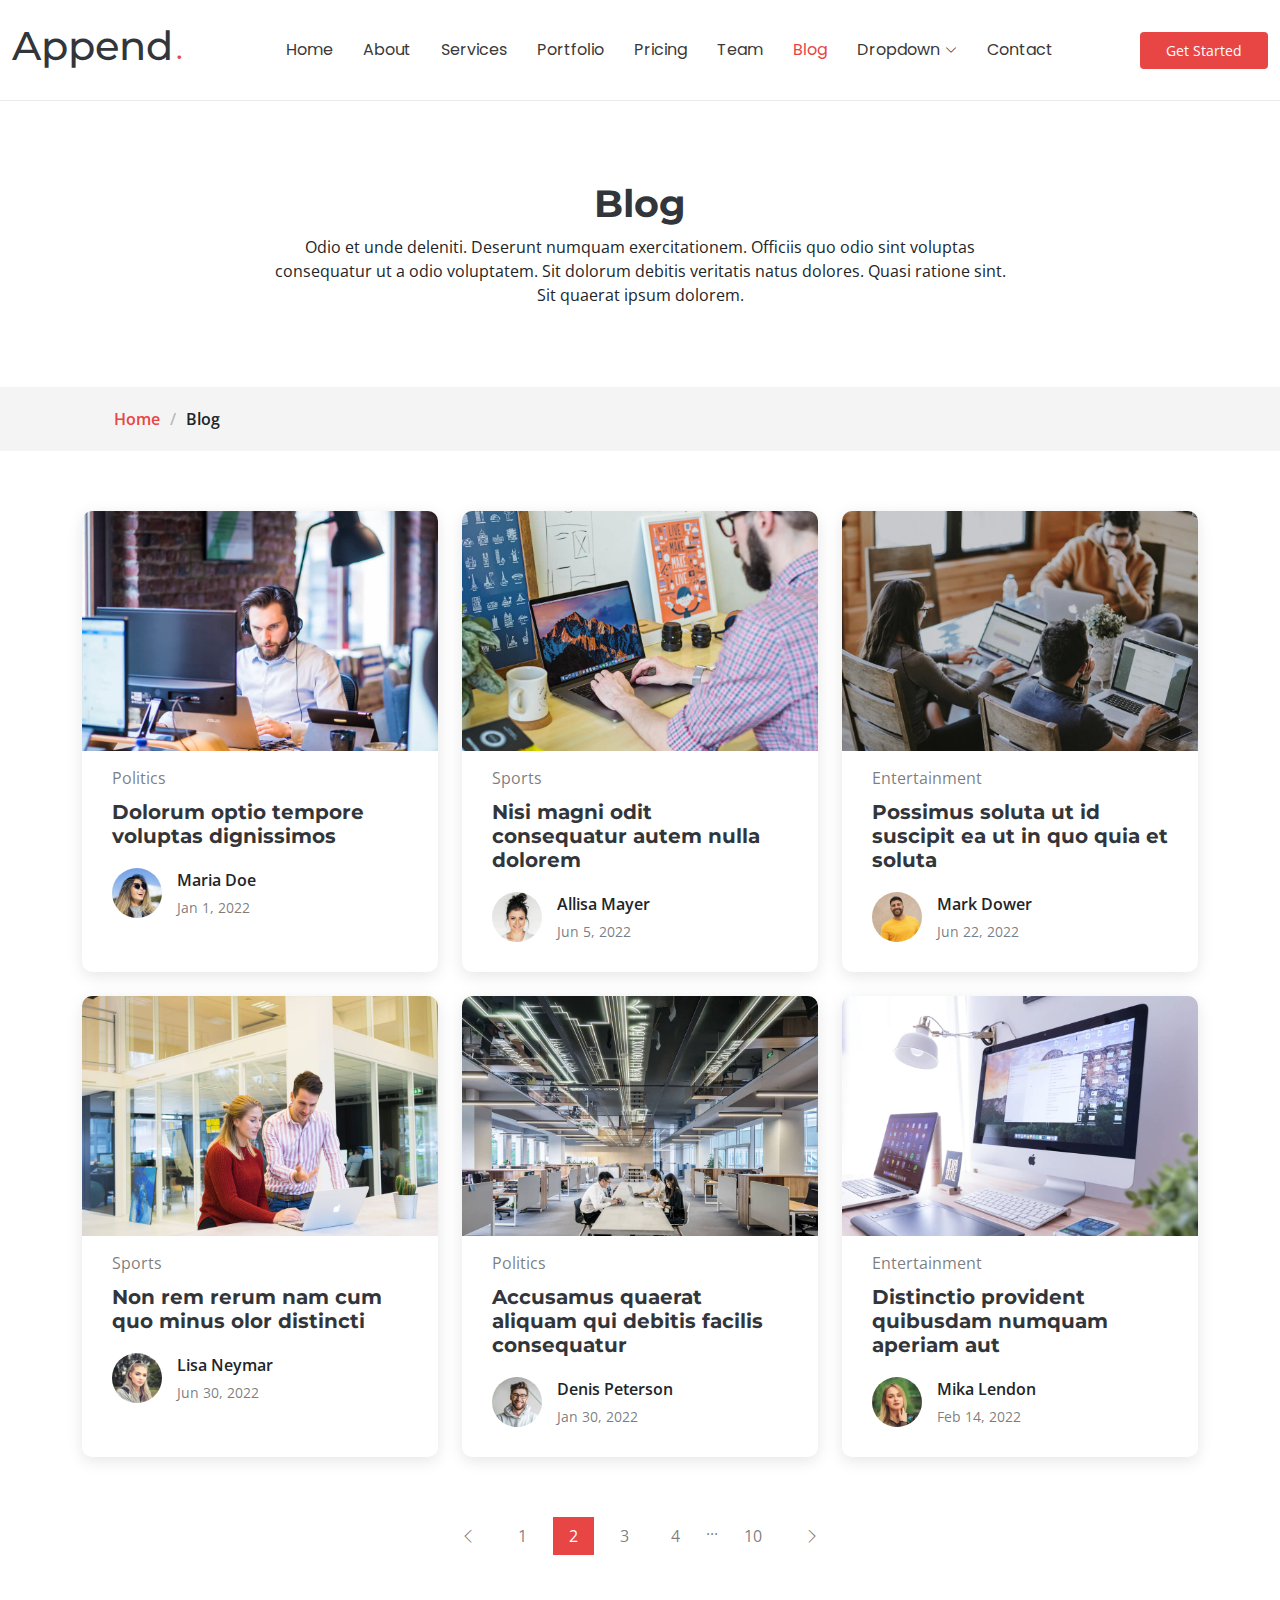
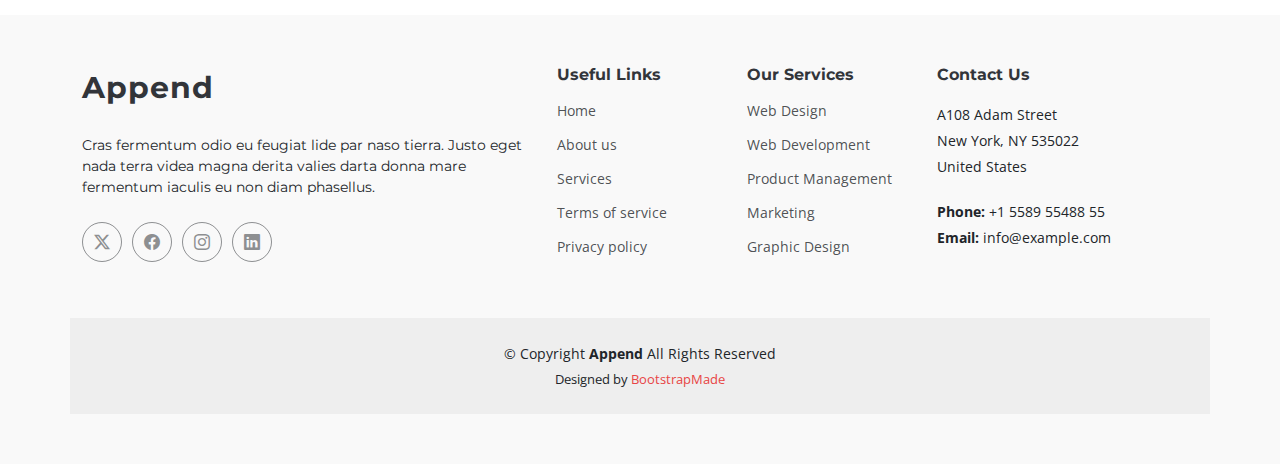
<file: blog.html>
<!DOCTYPE html>
<html lang="en">

<head>
  <meta charset="utf-8">
  <meta content="width=device-width, initial-scale=1.0" name="viewport">
  <title>Blog - Append Bootstrap Template</title>
  <meta content="" name="description">
  <meta content="" name="keywords">

  <!-- Favicons -->
  <link href="assets/img/favicon.png" rel="icon">
  <link href="assets/img/apple-touch-icon.png" rel="apple-touch-icon">

  <!-- Fonts -->
  <link href="https://fonts.googleapis.com" rel="preconnect">
  <link href="https://fonts.gstatic.com" rel="preconnect" crossorigin>
  <link href="https://fonts.googleapis.com/css2?family=Open+Sans:ital,wght@0,300;0,400;0,500;0,600;0,700;0,800;1,300;1,400;1,500;1,600;1,700;1,800&family=Montserrat:ital,wght@0,100;0,200;0,300;0,400;0,500;0,600;0,700;0,800;0,900;1,100;1,200;1,300;1,400;1,500;1,600;1,700;1,800;1,900&family=Poppins:ital,wght@0,100;0,200;0,300;0,400;0,500;0,600;0,700;0,800;0,900;1,100;1,200;1,300;1,400;1,500;1,600;1,700;1,800;1,900&display=swap" rel="stylesheet">

  <!-- Vendor CSS Files -->
  <link href="assets/vendor/bootstrap/css/bootstrap.min.css" rel="stylesheet">
  <link href="assets/vendor/bootstrap-icons/bootstrap-icons.css" rel="stylesheet">
  <link href="assets/vendor/aos/aos.css" rel="stylesheet">
  <link href="assets/vendor/glightbox/css/glightbox.min.css" rel="stylesheet">
  <link href="assets/vendor/swiper/swiper-bundle.min.css" rel="stylesheet">

  <!-- Main CSS File -->
  <link href="assets/css/main.css" rel="stylesheet">

  <!-- =======================================================
  * Template Name: Append
  * Template URL: https://bootstrapmade.com/append-bootstrap-website-template/
  * Updated: Jun 29 2024 with Bootstrap v5.3.3
  * Author: BootstrapMade.com
  * License: https://bootstrapmade.com/license/
  ======================================================== -->
</head>

<body class="blog-page">

  <header id="header" class="header d-flex align-items-center sticky-top">
    <div class="container-fluid position-relative d-flex align-items-center justify-content-between">

      <a href="index.html" class="logo d-flex align-items-center me-auto me-xl-0">
        <!-- Uncomment the line below if you also wish to use an image logo -->
        <!-- <img src="assets/img/logo.png" alt=""> -->
        <h1 class="sitename">Append</h1><span>.</span>
      </a>

      <nav id="navmenu" class="navmenu">
        <ul>
          <li><a href="index.html#hero">Home</a></li>
          <li><a href="index.html#about">About</a></li>
          <li><a href="index.html#services">Services</a></li>
          <li><a href="index.html#portfolio">Portfolio</a></li>
          <li><a href="index.html#pricing">Pricing</a></li>
          <li><a href="index.html#team">Team</a></li>
          <li><a href="blog.html" class="active">Blog</a></li>
          <li class="dropdown"><a href="#"><span>Dropdown</span> <i class="bi bi-chevron-down toggle-dropdown"></i></a>
            <ul>
              <li><a href="#">Dropdown 1</a></li>
              <li class="dropdown"><a href="#"><span>Deep Dropdown</span> <i class="bi bi-chevron-down toggle-dropdown"></i></a>
                <ul>
                  <li><a href="#">Deep Dropdown 1</a></li>
                  <li><a href="#">Deep Dropdown 2</a></li>
                  <li><a href="#">Deep Dropdown 3</a></li>
                  <li><a href="#">Deep Dropdown 4</a></li>
                  <li><a href="#">Deep Dropdown 5</a></li>
                </ul>
              </li>
              <li><a href="#">Dropdown 2</a></li>
              <li><a href="#">Dropdown 3</a></li>
              <li><a href="#">Dropdown 4</a></li>
            </ul>
          </li>
          <li><a href="index.html#contact">Contact</a></li>
        </ul>
        <i class="mobile-nav-toggle d-xl-none bi bi-list"></i>
      </nav>

      <a class="btn-getstarted" href="index.html#about">Get Started</a>

    </div>
  </header>

  <main class="main">

    <!-- Page Title -->
    <div class="page-title" data-aos="fade">
      <div class="heading">
        <div class="container">
          <div class="row d-flex justify-content-center text-center">
            <div class="col-lg-8">
              <h1>Blog</h1>
              <p class="mb-0">Odio et unde deleniti. Deserunt numquam exercitationem. Officiis quo odio sint voluptas consequatur ut a odio voluptatem. Sit dolorum debitis veritatis natus dolores. Quasi ratione sint. Sit quaerat ipsum dolorem.</p>
            </div>
          </div>
        </div>
      </div>
      <nav class="breadcrumbs">
        <div class="container">
          <ol>
            <li><a href="index.html">Home</a></li>
            <li class="current">Blog</li>
          </ol>
        </div>
      </nav>
    </div><!-- End Page Title -->

    <!-- Blog Posts Section -->
    <section id="blog-posts" class="blog-posts section">

      <div class="container">
        <div class="row gy-4">

          <div class="col-lg-4">
            <article>

              <div class="post-img">
                <img src="assets/img/blog/blog-1.jpg" alt="" class="img-fluid">
              </div>

              <p class="post-category">Politics</p>

              <h2 class="title">
                <a href="blog-details.html">Dolorum optio tempore voluptas dignissimos</a>
              </h2>

              <div class="d-flex align-items-center">
                <img src="assets/img/blog/blog-author.jpg" alt="" class="img-fluid post-author-img flex-shrink-0">
                <div class="post-meta">
                  <p class="post-author">Maria Doe</p>
                  <p class="post-date">
                    <time datetime="2022-01-01">Jan 1, 2022</time>
                  </p>
                </div>
              </div>

            </article>
          </div><!-- End post list item -->

          <div class="col-lg-4">
            <article>

              <div class="post-img">
                <img src="assets/img/blog/blog-2.jpg" alt="" class="img-fluid">
              </div>

              <p class="post-category">Sports</p>

              <h2 class="title">
                <a href="blog-details.html">Nisi magni odit consequatur autem nulla dolorem</a>
              </h2>

              <div class="d-flex align-items-center">
                <img src="assets/img/blog/blog-author-2.jpg" alt="" class="img-fluid post-author-img flex-shrink-0">
                <div class="post-meta">
                  <p class="post-author">Allisa Mayer</p>
                  <p class="post-date">
                    <time datetime="2022-01-01">Jun 5, 2022</time>
                  </p>
                </div>
              </div>

            </article>
          </div><!-- End post list item -->

          <div class="col-lg-4">
            <article>

              <div class="post-img">
                <img src="assets/img/blog/blog-3.jpg" alt="" class="img-fluid">
              </div>

              <p class="post-category">Entertainment</p>

              <h2 class="title">
                <a href="blog-details.html">Possimus soluta ut id suscipit ea ut in quo quia et soluta</a>
              </h2>

              <div class="d-flex align-items-center">
                <img src="assets/img/blog/blog-author-3.jpg" alt="" class="img-fluid post-author-img flex-shrink-0">
                <div class="post-meta">
                  <p class="post-author">Mark Dower</p>
                  <p class="post-date">
                    <time datetime="2022-01-01">Jun 22, 2022</time>
                  </p>
                </div>
              </div>

            </article>
          </div><!-- End post list item -->

          <div class="col-lg-4">
            <article>

              <div class="post-img">
                <img src="assets/img/blog/blog-4.jpg" alt="" class="img-fluid">
              </div>

              <p class="post-category">Sports</p>

              <h2 class="title">
                <a href="blog-details.html">Non rem rerum nam cum quo minus olor distincti</a>
              </h2>

              <div class="d-flex align-items-center">
                <img src="assets/img/blog/blog-author-4.jpg" alt="" class="img-fluid post-author-img flex-shrink-0">
                <div class="post-meta">
                  <p class="post-author">Lisa Neymar</p>
                  <p class="post-date">
                    <time datetime="2022-01-01">Jun 30, 2022</time>
                  </p>
                </div>
              </div>

            </article>
          </div><!-- End post list item -->

          <div class="col-lg-4">
            <article>

              <div class="post-img">
                <img src="assets/img/blog/blog-5.jpg" alt="" class="img-fluid">
              </div>

              <p class="post-category">Politics</p>

              <h2 class="title">
                <a href="blog-details.html">Accusamus quaerat aliquam qui debitis facilis consequatur</a>
              </h2>

              <div class="d-flex align-items-center">
                <img src="assets/img/blog/blog-author-5.jpg" alt="" class="img-fluid post-author-img flex-shrink-0">
                <div class="post-meta">
                  <p class="post-author">Denis Peterson</p>
                  <p class="post-date">
                    <time datetime="2022-01-01">Jan 30, 2022</time>
                  </p>
                </div>
              </div>

            </article>
          </div><!-- End post list item -->

          <div class="col-lg-4">
            <article>

              <div class="post-img">
                <img src="assets/img/blog/blog-6.jpg" alt="" class="img-fluid">
              </div>

              <p class="post-category">Entertainment</p>

              <h2 class="title">
                <a href="blog-details.html">Distinctio provident quibusdam numquam aperiam aut</a>
              </h2>

              <div class="d-flex align-items-center">
                <img src="assets/img/blog/blog-author-6.jpg" alt="" class="img-fluid post-author-img flex-shrink-0">
                <div class="post-meta">
                  <p class="post-author">Mika Lendon</p>
                  <p class="post-date">
                    <time datetime="2022-01-01">Feb 14, 2022</time>
                  </p>
                </div>
              </div>

            </article>
          </div><!-- End post list item -->

        </div>
      </div>

    </section><!-- /Blog Posts Section -->

    <!-- Blog Pagination Section -->
    <section id="blog-pagination" class="blog-pagination section">

      <div class="container">
        <div class="d-flex justify-content-center">
          <ul>
            <li><a href="#"><i class="bi bi-chevron-left"></i></a></li>
            <li><a href="#">1</a></li>
            <li><a href="#" class="active">2</a></li>
            <li><a href="#">3</a></li>
            <li><a href="#">4</a></li>
            <li>...</li>
            <li><a href="#">10</a></li>
            <li><a href="#"><i class="bi bi-chevron-right"></i></a></li>
          </ul>
        </div>
      </div>

    </section><!-- /Blog Pagination Section -->

  </main>

  <footer id="footer" class="footer position-relative light-background">

    <div class="container footer-top">
      <div class="row gy-4">
        <div class="col-lg-5 col-md-12 footer-about">
          <a href="index.html" class="logo d-flex align-items-center">
            <span class="sitename">Append</span>
          </a>
          <p>Cras fermentum odio eu feugiat lide par naso tierra. Justo eget nada terra videa magna derita valies darta donna mare fermentum iaculis eu non diam phasellus.</p>
          <div class="social-links d-flex mt-4">
            <a href=""><i class="bi bi-twitter-x"></i></a>
            <a href=""><i class="bi bi-facebook"></i></a>
            <a href=""><i class="bi bi-instagram"></i></a>
            <a href=""><i class="bi bi-linkedin"></i></a>
          </div>
        </div>

        <div class="col-lg-2 col-6 footer-links">
          <h4>Useful Links</h4>
          <ul>
            <li><a href="#">Home</a></li>
            <li><a href="#">About us</a></li>
            <li><a href="#">Services</a></li>
            <li><a href="#">Terms of service</a></li>
            <li><a href="#">Privacy policy</a></li>
          </ul>
        </div>

        <div class="col-lg-2 col-6 footer-links">
          <h4>Our Services</h4>
          <ul>
            <li><a href="#">Web Design</a></li>
            <li><a href="#">Web Development</a></li>
            <li><a href="#">Product Management</a></li>
            <li><a href="#">Marketing</a></li>
            <li><a href="#">Graphic Design</a></li>
          </ul>
        </div>

        <div class="col-lg-3 col-md-12 footer-contact text-center text-md-start">
          <h4>Contact Us</h4>
          <p>A108 Adam Street</p>
          <p>New York, NY 535022</p>
          <p>United States</p>
          <p class="mt-4"><strong>Phone:</strong> <span>+1 5589 55488 55</span></p>
          <p><strong>Email:</strong> <span>info@example.com</span></p>
        </div>

      </div>
    </div>

    <div class="container copyright text-center mt-4">
      <p>© <span>Copyright</span> <strong class="sitename">Append</strong> <span>All Rights Reserved</span></p>
      <div class="credits">
        <!-- All the links in the footer should remain intact. -->
        <!-- You can delete the links only if you've purchased the pro version. -->
        <!-- Licensing information: https://bootstrapmade.com/license/ -->
        <!-- Purchase the pro version with working PHP/AJAX contact form: [buy-url] -->
        Designed by <a href="https://bootstrapmade.com/">BootstrapMade</a>
      </div>
    </div>

  </footer>

  <!-- Scroll Top -->
  <a href="#" id="scroll-top" class="scroll-top d-flex align-items-center justify-content-center"><i class="bi bi-arrow-up-short"></i></a>

  <!-- Preloader -->
  <div id="preloader"></div>

  <!-- Vendor JS Files -->
  <script src="assets/vendor/bootstrap/js/bootstrap.bundle.min.js"></script>
  <script src="assets/vendor/php-email-form/validate.js"></script>
  <script src="assets/vendor/aos/aos.js"></script>
  <script src="assets/vendor/glightbox/js/glightbox.min.js"></script>
  <script src="assets/vendor/purecounter/purecounter_vanilla.js"></script>
  <script src="assets/vendor/imagesloaded/imagesloaded.pkgd.min.js"></script>
  <script src="assets/vendor/isotope-layout/isotope.pkgd.min.js"></script>
  <script src="assets/vendor/swiper/swiper-bundle.min.js"></script>

  <!-- Main JS File -->
  <script src="assets/js/main.js"></script>

</body>

</html>
</file>
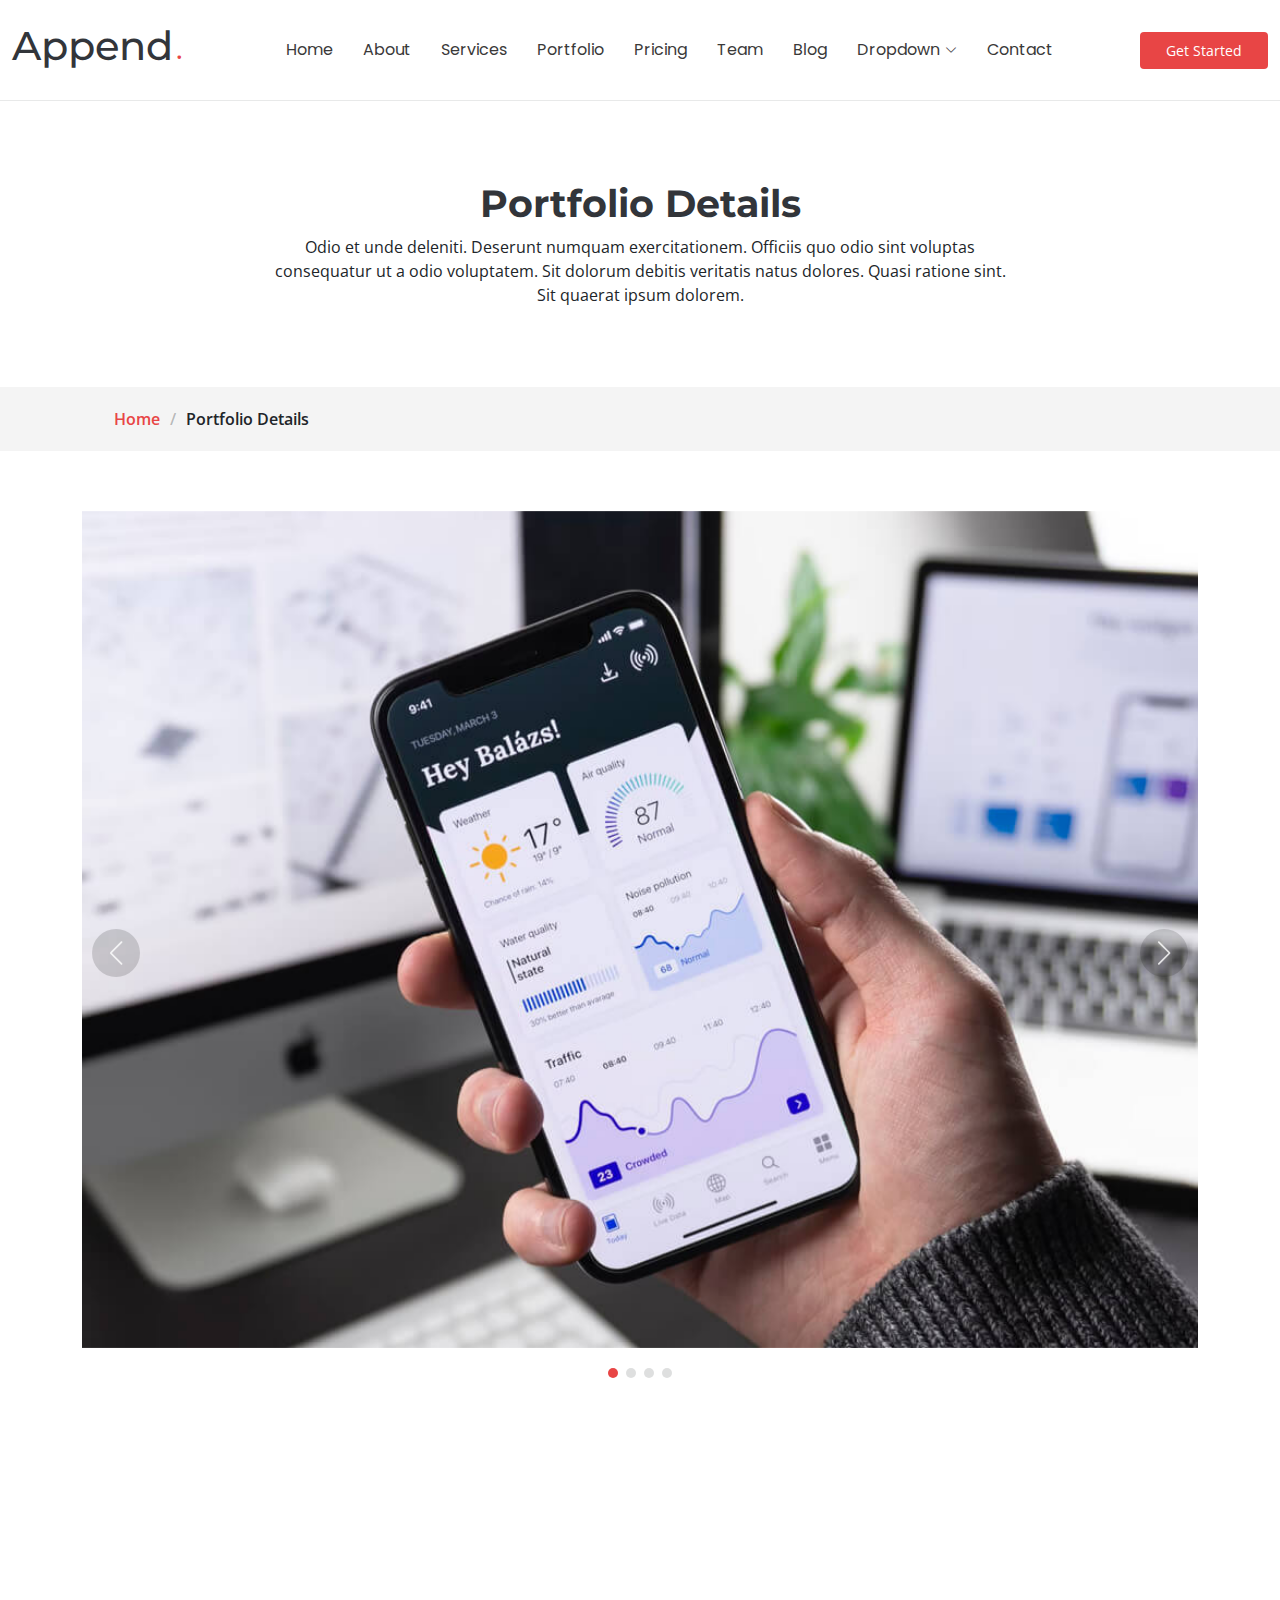
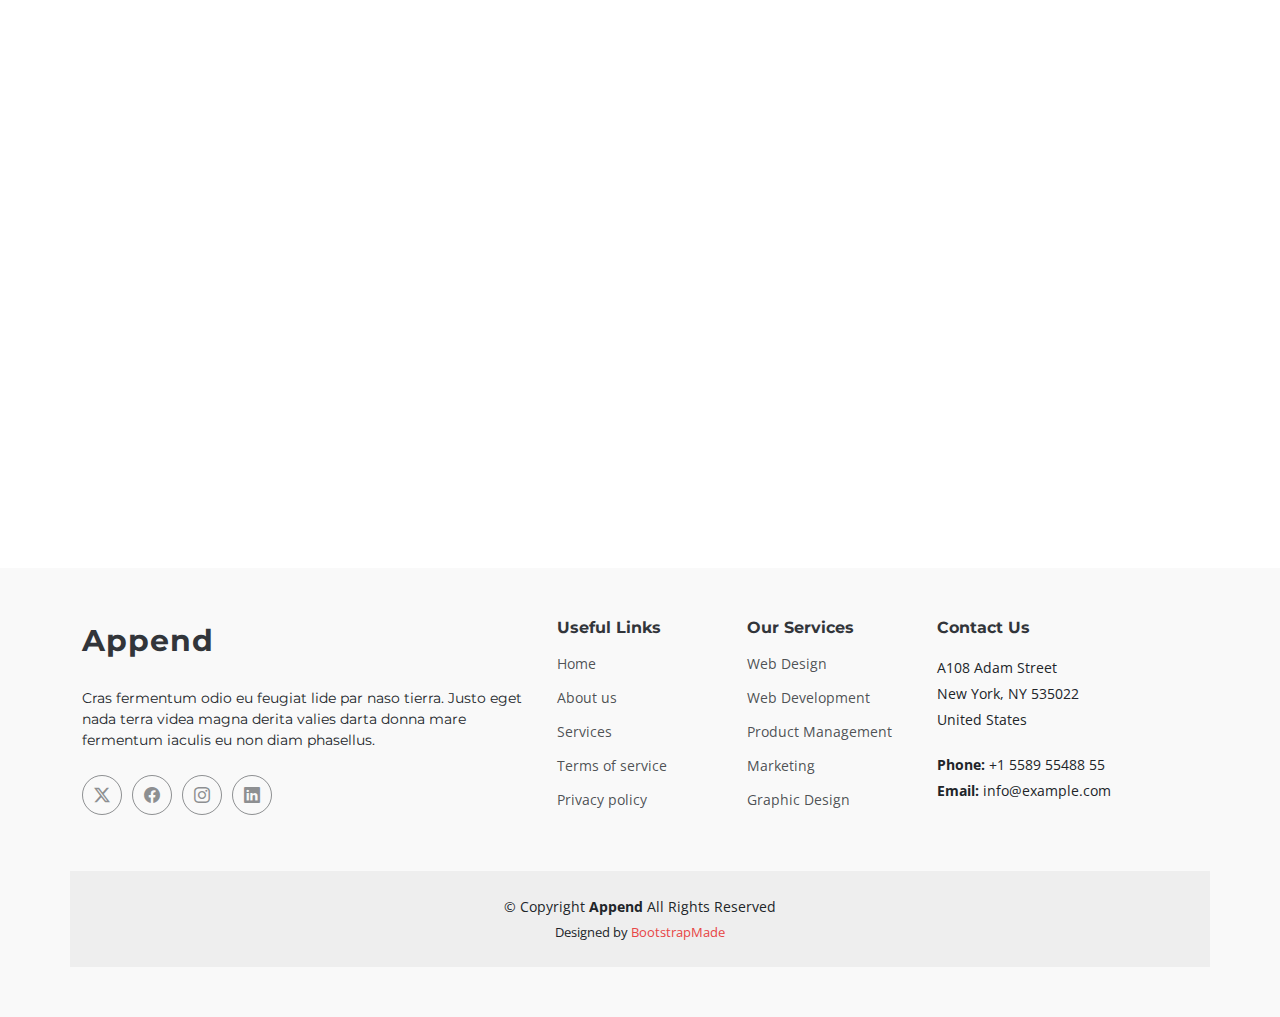
<file: portfolio-details.html>
<!DOCTYPE html>
<html lang="en">

<head>
  <meta charset="utf-8">
  <meta content="width=device-width, initial-scale=1.0" name="viewport">
  <title>Portfolio Details - Append Bootstrap Template</title>
  <meta content="" name="description">
  <meta content="" name="keywords">

  <!-- Favicons -->
  <link href="assets/img/favicon.png" rel="icon">
  <link href="assets/img/apple-touch-icon.png" rel="apple-touch-icon">

  <!-- Fonts -->
  <link href="https://fonts.googleapis.com" rel="preconnect">
  <link href="https://fonts.gstatic.com" rel="preconnect" crossorigin>
  <link href="https://fonts.googleapis.com/css2?family=Open+Sans:ital,wght@0,300;0,400;0,500;0,600;0,700;0,800;1,300;1,400;1,500;1,600;1,700;1,800&family=Montserrat:ital,wght@0,100;0,200;0,300;0,400;0,500;0,600;0,700;0,800;0,900;1,100;1,200;1,300;1,400;1,500;1,600;1,700;1,800;1,900&family=Poppins:ital,wght@0,100;0,200;0,300;0,400;0,500;0,600;0,700;0,800;0,900;1,100;1,200;1,300;1,400;1,500;1,600;1,700;1,800;1,900&display=swap" rel="stylesheet">

  <!-- Vendor CSS Files -->
  <link href="assets/vendor/bootstrap/css/bootstrap.min.css" rel="stylesheet">
  <link href="assets/vendor/bootstrap-icons/bootstrap-icons.css" rel="stylesheet">
  <link href="assets/vendor/aos/aos.css" rel="stylesheet">
  <link href="assets/vendor/glightbox/css/glightbox.min.css" rel="stylesheet">
  <link href="assets/vendor/swiper/swiper-bundle.min.css" rel="stylesheet">

  <!-- Main CSS File -->
  <link href="assets/css/main.css" rel="stylesheet">

  <!-- =======================================================
  * Template Name: Append
  * Template URL: https://bootstrapmade.com/append-bootstrap-website-template/
  * Updated: Jun 29 2024 with Bootstrap v5.3.3
  * Author: BootstrapMade.com
  * License: https://bootstrapmade.com/license/
  ======================================================== -->
</head>

<body class="portfolio-details-page">

  <header id="header" class="header d-flex align-items-center sticky-top">
    <div class="container-fluid position-relative d-flex align-items-center justify-content-between">

      <a href="index.html" class="logo d-flex align-items-center me-auto me-xl-0">
        <!-- Uncomment the line below if you also wish to use an image logo -->
        <!-- <img src="assets/img/logo.png" alt=""> -->
        <h1 class="sitename">Append</h1><span>.</span>
      </a>

      <nav id="navmenu" class="navmenu">
        <ul>
          <li><a href="index.html#hero">Home</a></li>
          <li><a href="index.html#about">About</a></li>
          <li><a href="index.html#services">Services</a></li>
          <li><a href="index.html#portfolio">Portfolio</a></li>
          <li><a href="index.html#pricing">Pricing</a></li>
          <li><a href="index.html#team">Team</a></li>
          <li><a href="blog.html">Blog</a></li>
          <li class="dropdown"><a href="#"><span>Dropdown</span> <i class="bi bi-chevron-down toggle-dropdown"></i></a>
            <ul>
              <li><a href="#">Dropdown 1</a></li>
              <li class="dropdown"><a href="#"><span>Deep Dropdown</span> <i class="bi bi-chevron-down toggle-dropdown"></i></a>
                <ul>
                  <li><a href="#">Deep Dropdown 1</a></li>
                  <li><a href="#">Deep Dropdown 2</a></li>
                  <li><a href="#">Deep Dropdown 3</a></li>
                  <li><a href="#">Deep Dropdown 4</a></li>
                  <li><a href="#">Deep Dropdown 5</a></li>
                </ul>
              </li>
              <li><a href="#">Dropdown 2</a></li>
              <li><a href="#">Dropdown 3</a></li>
              <li><a href="#">Dropdown 4</a></li>
            </ul>
          </li>
          <li><a href="index.html#contact">Contact</a></li>
        </ul>
        <i class="mobile-nav-toggle d-xl-none bi bi-list"></i>
      </nav>

      <a class="btn-getstarted" href="index.html#about">Get Started</a>

    </div>
  </header>

  <main class="main">

    <!-- Page Title -->
    <div class="page-title" data-aos="fade">
      <div class="heading">
        <div class="container">
          <div class="row d-flex justify-content-center text-center">
            <div class="col-lg-8">
              <h1>Portfolio Details</h1>
              <p class="mb-0">Odio et unde deleniti. Deserunt numquam exercitationem. Officiis quo odio sint voluptas consequatur ut a odio voluptatem. Sit dolorum debitis veritatis natus dolores. Quasi ratione sint. Sit quaerat ipsum dolorem.</p>
            </div>
          </div>
        </div>
      </div>
      <nav class="breadcrumbs">
        <div class="container">
          <ol>
            <li><a href="index.html">Home</a></li>
            <li class="current">Portfolio Details</li>
          </ol>
        </div>
      </nav>
    </div><!-- End Page Title -->

    <!-- Portfolio Details Section -->
    <section id="portfolio-details" class="portfolio-details section">

      <div class="container" data-aos="fade-up">

        <div class="portfolio-details-slider swiper init-swiper">
          <script type="application/json" class="swiper-config">
            {
              "loop": true,
              "speed": 600,
              "autoplay": {
                "delay": 5000
              },
              "slidesPerView": "auto",
              "navigation": {
                "nextEl": ".swiper-button-next",
                "prevEl": ".swiper-button-prev"
              },
              "pagination": {
                "el": ".swiper-pagination",
                "type": "bullets",
                "clickable": true
              }
            }
          </script>
          <div class="swiper-wrapper align-items-center">

            <div class="swiper-slide">
              <img src="assets/img/portfolio/app-1.jpg" alt="">
            </div>

            <div class="swiper-slide">
              <img src="assets/img/portfolio/product-1.jpg" alt="">
            </div>

            <div class="swiper-slide">
              <img src="assets/img/portfolio/branding-1.jpg" alt="">
            </div>

            <div class="swiper-slide">
              <img src="assets/img/portfolio/books-1.jpg" alt="">
            </div>

          </div>
          <div class="swiper-button-prev"></div>
          <div class="swiper-button-next"></div>
          <div class="swiper-pagination"></div>
        </div>

        <div class="row justify-content-between gy-4 mt-4">

          <div class="col-lg-8" data-aos="fade-up">
            <div class="portfolio-description">
              <h2>This is an example of portfolio details</h2>
              <p>
                Autem ipsum nam porro corporis rerum. Quis eos dolorem eos itaque inventore commodi labore quia quia. Exercitationem repudiandae officiis neque suscipit non officia eaque itaque enim. Voluptatem officia accusantium nesciunt est omnis tempora consectetur dignissimos. Sequi nulla at esse enim cum deserunt eius.
              </p>
              <p>
                Amet consequatur qui dolore veniam voluptatem voluptatem sit. Non aspernatur atque natus ut cum nam et. Praesentium error dolores rerum minus sequi quia veritatis eum. Eos et doloribus doloremque nesciunt molestiae laboriosam.
              </p>

              <div class="testimonial-item">
                <p>
                  <i class="bi bi-quote quote-icon-left"></i>
                  <span>Export tempor illum tamen malis malis eram quae irure esse labore quem cillum quid cillum eram malis quorum velit fore eram velit sunt aliqua noster fugiat irure amet legam anim culpa.</span>
                  <i class="bi bi-quote quote-icon-right"></i>
                </p>
                <div>
                  <img src="assets/img/testimonials/testimonials-2.jpg" class="testimonial-img" alt="">
                  <h3>Sara Wilsson</h3>
                  <h4>Designer</h4>
                </div>
              </div>

              <p>
                Impedit ipsum quae et aliquid doloribus et voluptatem quasi. Perspiciatis occaecati earum et magnam animi. Quibusdam non qui ea vitae suscipit vitae sunt. Repudiandae incidunt cumque minus deserunt assumenda tempore. Delectus voluptas necessitatibus est.
              </p>

              <p>
                Sunt voluptatum sapiente facilis quo odio aut ipsum repellat debitis. Molestiae et autem libero. Explicabo et quod necessitatibus similique quis dolor eum. Numquam eaque praesentium rem et qui nesciunt.
              </p>

            </div>
          </div>

          <div class="col-lg-3" data-aos="fade-up" data-aos-delay="100">
            <div class="portfolio-info">
              <h3>Project information</h3>
              <ul>
                <li><strong>Category</strong> Web design</li>
                <li><strong>Client</strong> ASU Company</li>
                <li><strong>Project date</strong> 01 March, 2020</li>
                <li><strong>Project URL</strong> <a href="#">www.example.com</a></li>
                <li><a href="#" class="btn-visit align-self-start">Visit Website</a></li>
              </ul>
            </div>
          </div>

        </div>

      </div>

    </section><!-- /Portfolio Details Section -->

  </main>

  <footer id="footer" class="footer position-relative light-background">

    <div class="container footer-top">
      <div class="row gy-4">
        <div class="col-lg-5 col-md-12 footer-about">
          <a href="index.html" class="logo d-flex align-items-center">
            <span class="sitename">Append</span>
          </a>
          <p>Cras fermentum odio eu feugiat lide par naso tierra. Justo eget nada terra videa magna derita valies darta donna mare fermentum iaculis eu non diam phasellus.</p>
          <div class="social-links d-flex mt-4">
            <a href=""><i class="bi bi-twitter-x"></i></a>
            <a href=""><i class="bi bi-facebook"></i></a>
            <a href=""><i class="bi bi-instagram"></i></a>
            <a href=""><i class="bi bi-linkedin"></i></a>
          </div>
        </div>

        <div class="col-lg-2 col-6 footer-links">
          <h4>Useful Links</h4>
          <ul>
            <li><a href="#">Home</a></li>
            <li><a href="#">About us</a></li>
            <li><a href="#">Services</a></li>
            <li><a href="#">Terms of service</a></li>
            <li><a href="#">Privacy policy</a></li>
          </ul>
        </div>

        <div class="col-lg-2 col-6 footer-links">
          <h4>Our Services</h4>
          <ul>
            <li><a href="#">Web Design</a></li>
            <li><a href="#">Web Development</a></li>
            <li><a href="#">Product Management</a></li>
            <li><a href="#">Marketing</a></li>
            <li><a href="#">Graphic Design</a></li>
          </ul>
        </div>

        <div class="col-lg-3 col-md-12 footer-contact text-center text-md-start">
          <h4>Contact Us</h4>
          <p>A108 Adam Street</p>
          <p>New York, NY 535022</p>
          <p>United States</p>
          <p class="mt-4"><strong>Phone:</strong> <span>+1 5589 55488 55</span></p>
          <p><strong>Email:</strong> <span>info@example.com</span></p>
        </div>

      </div>
    </div>

    <div class="container copyright text-center mt-4">
      <p>© <span>Copyright</span> <strong class="sitename">Append</strong> <span>All Rights Reserved</span></p>
      <div class="credits">
        <!-- All the links in the footer should remain intact. -->
        <!-- You can delete the links only if you've purchased the pro version. -->
        <!-- Licensing information: https://bootstrapmade.com/license/ -->
        <!-- Purchase the pro version with working PHP/AJAX contact form: [buy-url] -->
        Designed by <a href="https://bootstrapmade.com/">BootstrapMade</a>
      </div>
    </div>

  </footer>

  <!-- Scroll Top -->
  <a href="#" id="scroll-top" class="scroll-top d-flex align-items-center justify-content-center"><i class="bi bi-arrow-up-short"></i></a>

  <!-- Preloader -->
  <div id="preloader"></div>

  <!-- Vendor JS Files -->
  <script src="assets/vendor/bootstrap/js/bootstrap.bundle.min.js"></script>
  <script src="assets/vendor/php-email-form/validate.js"></script>
  <script src="assets/vendor/aos/aos.js"></script>
  <script src="assets/vendor/glightbox/js/glightbox.min.js"></script>
  <script src="assets/vendor/purecounter/purecounter_vanilla.js"></script>
  <script src="assets/vendor/imagesloaded/imagesloaded.pkgd.min.js"></script>
  <script src="assets/vendor/isotope-layout/isotope.pkgd.min.js"></script>
  <script src="assets/vendor/swiper/swiper-bundle.min.js"></script>

  <!-- Main JS File -->
  <script src="assets/js/main.js"></script>

</body>

</html>
</file>
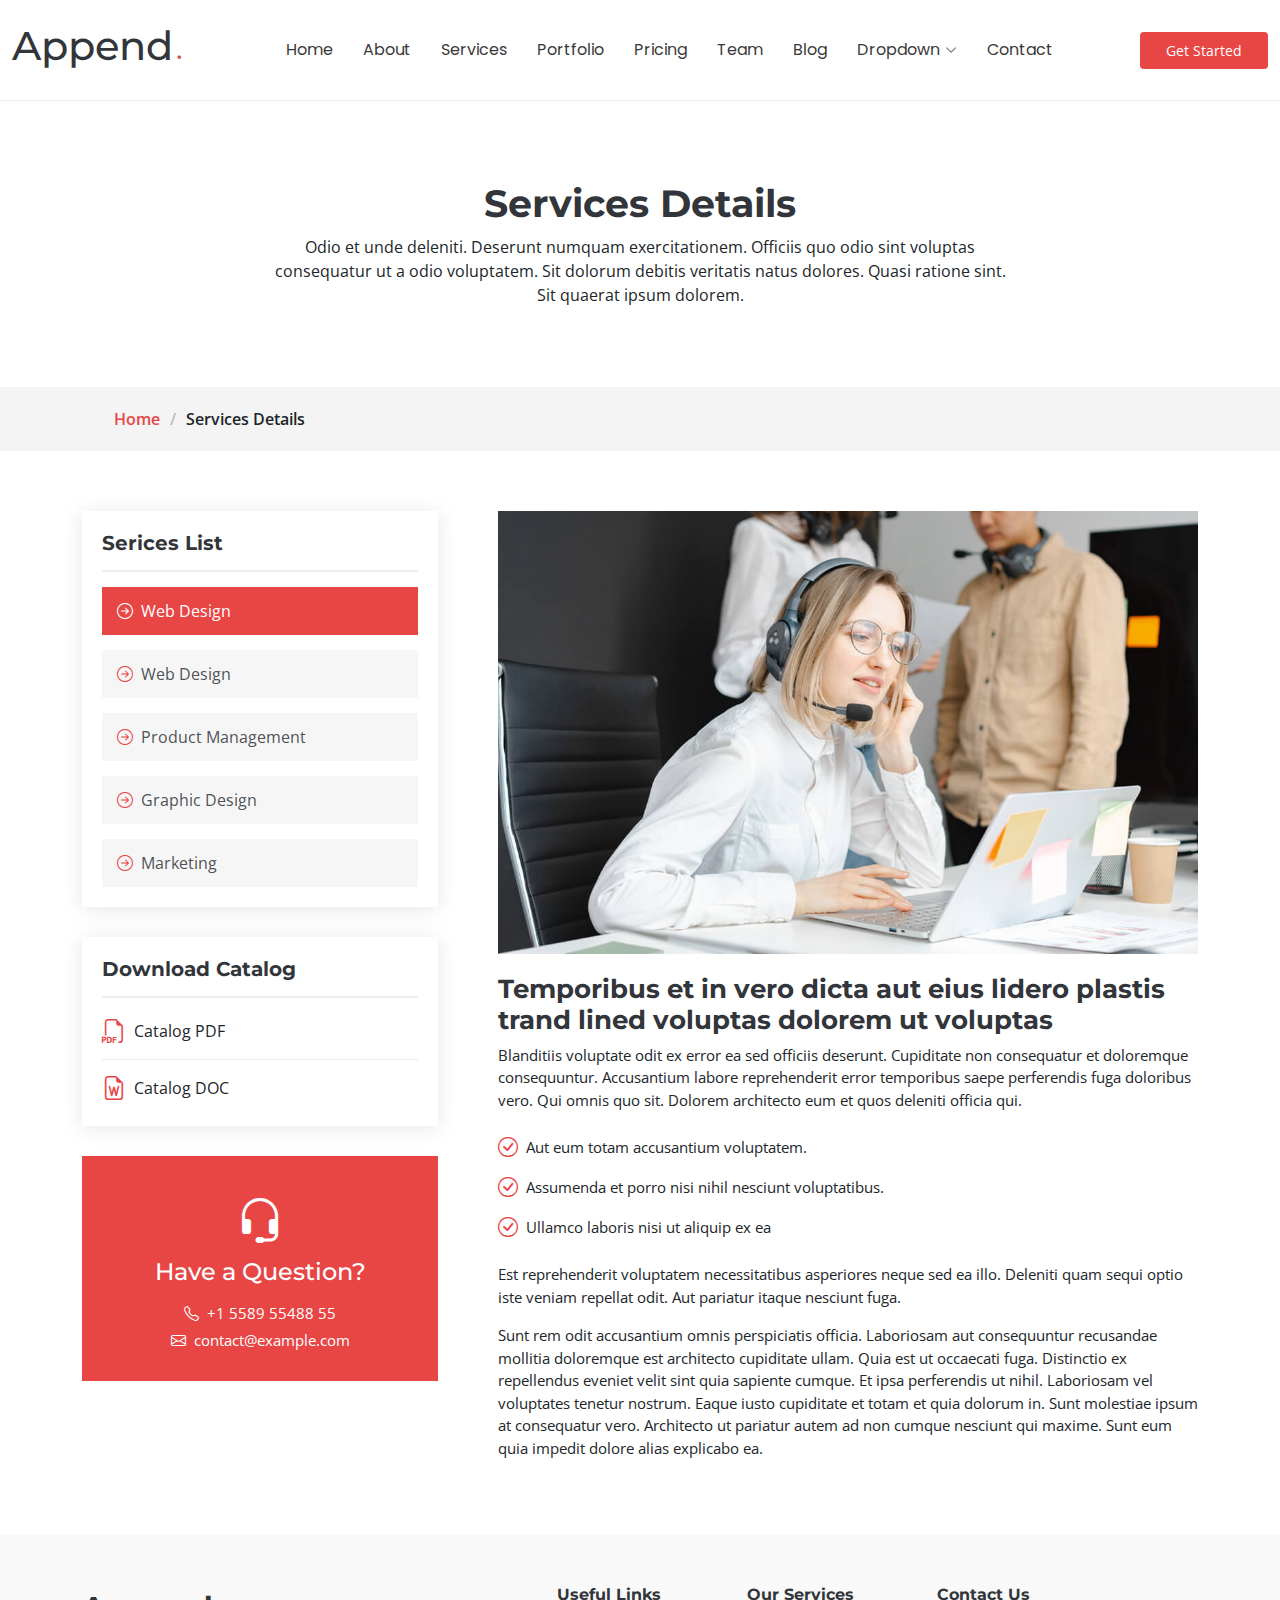
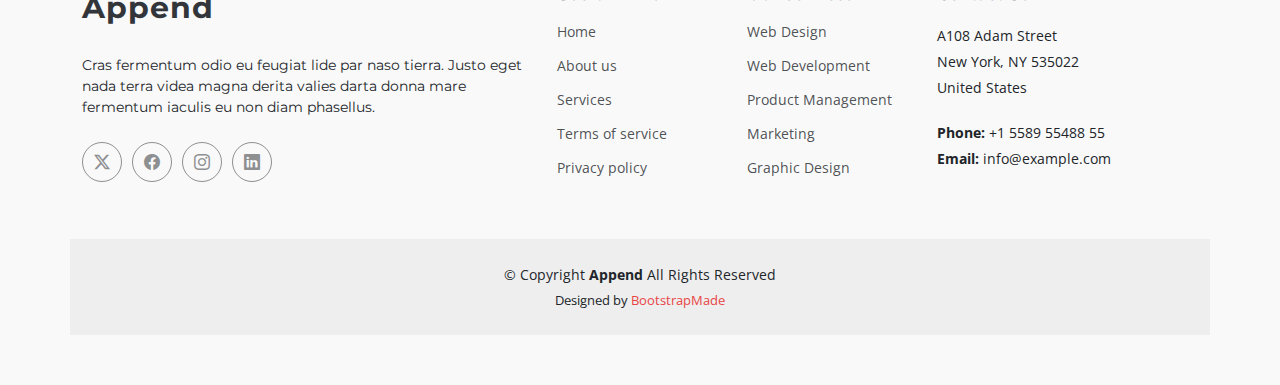
<file: services-details.html>
<!DOCTYPE html>
<html lang="en">

<head>
  <meta charset="utf-8">
  <meta content="width=device-width, initial-scale=1.0" name="viewport">
  <title>Services Details - Append Bootstrap Template</title>
  <meta content="" name="description">
  <meta content="" name="keywords">

  <!-- Favicons -->
  <link href="assets/img/favicon.png" rel="icon">
  <link href="assets/img/apple-touch-icon.png" rel="apple-touch-icon">

  <!-- Fonts -->
  <link href="https://fonts.googleapis.com" rel="preconnect">
  <link href="https://fonts.gstatic.com" rel="preconnect" crossorigin>
  <link href="https://fonts.googleapis.com/css2?family=Open+Sans:ital,wght@0,300;0,400;0,500;0,600;0,700;0,800;1,300;1,400;1,500;1,600;1,700;1,800&family=Montserrat:ital,wght@0,100;0,200;0,300;0,400;0,500;0,600;0,700;0,800;0,900;1,100;1,200;1,300;1,400;1,500;1,600;1,700;1,800;1,900&family=Poppins:ital,wght@0,100;0,200;0,300;0,400;0,500;0,600;0,700;0,800;0,900;1,100;1,200;1,300;1,400;1,500;1,600;1,700;1,800;1,900&display=swap" rel="stylesheet">

  <!-- Vendor CSS Files -->
  <link href="assets/vendor/bootstrap/css/bootstrap.min.css" rel="stylesheet">
  <link href="assets/vendor/bootstrap-icons/bootstrap-icons.css" rel="stylesheet">
  <link href="assets/vendor/aos/aos.css" rel="stylesheet">
  <link href="assets/vendor/glightbox/css/glightbox.min.css" rel="stylesheet">
  <link href="assets/vendor/swiper/swiper-bundle.min.css" rel="stylesheet">

  <!-- Main CSS File -->
  <link href="assets/css/main.css" rel="stylesheet">

  <!-- =======================================================
  * Template Name: Append
  * Template URL: https://bootstrapmade.com/append-bootstrap-website-template/
  * Updated: Jun 29 2024 with Bootstrap v5.3.3
  * Author: BootstrapMade.com
  * License: https://bootstrapmade.com/license/
  ======================================================== -->
</head>

<body class="services-details-page">

  <header id="header" class="header d-flex align-items-center sticky-top">
    <div class="container-fluid position-relative d-flex align-items-center justify-content-between">

      <a href="index.html" class="logo d-flex align-items-center me-auto me-xl-0">
        <!-- Uncomment the line below if you also wish to use an image logo -->
        <!-- <img src="assets/img/logo.png" alt=""> -->
        <h1 class="sitename">Append</h1><span>.</span>
      </a>

      <nav id="navmenu" class="navmenu">
        <ul>
          <li><a href="index.html#hero">Home</a></li>
          <li><a href="index.html#about">About</a></li>
          <li><a href="index.html#services">Services</a></li>
          <li><a href="index.html#portfolio">Portfolio</a></li>
          <li><a href="index.html#pricing">Pricing</a></li>
          <li><a href="index.html#team">Team</a></li>
          <li><a href="blog.html">Blog</a></li>
          <li class="dropdown"><a href="#"><span>Dropdown</span> <i class="bi bi-chevron-down toggle-dropdown"></i></a>
            <ul>
              <li><a href="#">Dropdown 1</a></li>
              <li class="dropdown"><a href="#"><span>Deep Dropdown</span> <i class="bi bi-chevron-down toggle-dropdown"></i></a>
                <ul>
                  <li><a href="#">Deep Dropdown 1</a></li>
                  <li><a href="#">Deep Dropdown 2</a></li>
                  <li><a href="#">Deep Dropdown 3</a></li>
                  <li><a href="#">Deep Dropdown 4</a></li>
                  <li><a href="#">Deep Dropdown 5</a></li>
                </ul>
              </li>
              <li><a href="#">Dropdown 2</a></li>
              <li><a href="#">Dropdown 3</a></li>
              <li><a href="#">Dropdown 4</a></li>
            </ul>
          </li>
          <li><a href="index.html#contact">Contact</a></li>
        </ul>
        <i class="mobile-nav-toggle d-xl-none bi bi-list"></i>
      </nav>

      <a class="btn-getstarted" href="index.html#about">Get Started</a>

    </div>
  </header>

  <main class="main">

    <!-- Page Title -->
    <div class="page-title" data-aos="fade">
      <div class="heading">
        <div class="container">
          <div class="row d-flex justify-content-center text-center">
            <div class="col-lg-8">
              <h1>Services Details</h1>
              <p class="mb-0">Odio et unde deleniti. Deserunt numquam exercitationem. Officiis quo odio sint voluptas consequatur ut a odio voluptatem. Sit dolorum debitis veritatis natus dolores. Quasi ratione sint. Sit quaerat ipsum dolorem.</p>
            </div>
          </div>
        </div>
      </div>
      <nav class="breadcrumbs">
        <div class="container">
          <ol>
            <li><a href="index.html">Home</a></li>
            <li class="current">Services Details</li>
          </ol>
        </div>
      </nav>
    </div><!-- End Page Title -->

    <!-- Service Details Section -->
    <section id="service-details" class="service-details section">

      <div class="container">

        <div class="row gy-5">

          <div class="col-lg-4" data-aos="fade-up" data-aos-delay="100">

            <div class="service-box">
              <h4>Serices List</h4>
              <div class="services-list">
                <a href="#" class="active"><i class="bi bi-arrow-right-circle"></i><span>Web Design</span></a>
                <a href="#"><i class="bi bi-arrow-right-circle"></i><span>Web Design</span></a>
                <a href="#"><i class="bi bi-arrow-right-circle"></i><span>Product Management</span></a>
                <a href="#"><i class="bi bi-arrow-right-circle"></i><span>Graphic Design</span></a>
                <a href="#"><i class="bi bi-arrow-right-circle"></i><span>Marketing</span></a>
              </div>
            </div><!-- End Services List -->

            <div class="service-box">
              <h4>Download Catalog</h4>
              <div class="download-catalog">
                <a href="#"><i class="bi bi-filetype-pdf"></i><span>Catalog PDF</span></a>
                <a href="#"><i class="bi bi-file-earmark-word"></i><span>Catalog DOC</span></a>
              </div>
            </div><!-- End Services List -->

            <div class="help-box d-flex flex-column justify-content-center align-items-center">
              <i class="bi bi-headset help-icon"></i>
              <h4>Have a Question?</h4>
              <p class="d-flex align-items-center mt-2 mb-0"><i class="bi bi-telephone me-2"></i> <span>+1 5589 55488 55</span></p>
              <p class="d-flex align-items-center mt-1 mb-0"><i class="bi bi-envelope me-2"></i> <a href="mailto:contact@example.com">contact@example.com</a></p>
            </div>

          </div>

          <div class="col-lg-8 ps-lg-5" data-aos="fade-up" data-aos-delay="200">
            <img src="assets/img/services.jpg" alt="" class="img-fluid services-img">
            <h3>Temporibus et in vero dicta aut eius lidero plastis trand lined voluptas dolorem ut voluptas</h3>
            <p>
              Blanditiis voluptate odit ex error ea sed officiis deserunt. Cupiditate non consequatur et doloremque consequuntur. Accusantium labore reprehenderit error temporibus saepe perferendis fuga doloribus vero. Qui omnis quo sit. Dolorem architecto eum et quos deleniti officia qui.
            </p>
            <ul>
              <li><i class="bi bi-check-circle"></i> <span>Aut eum totam accusantium voluptatem.</span></li>
              <li><i class="bi bi-check-circle"></i> <span>Assumenda et porro nisi nihil nesciunt voluptatibus.</span></li>
              <li><i class="bi bi-check-circle"></i> <span>Ullamco laboris nisi ut aliquip ex ea</span></li>
            </ul>
            <p>
              Est reprehenderit voluptatem necessitatibus asperiores neque sed ea illo. Deleniti quam sequi optio iste veniam repellat odit. Aut pariatur itaque nesciunt fuga.
            </p>
            <p>
              Sunt rem odit accusantium omnis perspiciatis officia. Laboriosam aut consequuntur recusandae mollitia doloremque est architecto cupiditate ullam. Quia est ut occaecati fuga. Distinctio ex repellendus eveniet velit sint quia sapiente cumque. Et ipsa perferendis ut nihil. Laboriosam vel voluptates tenetur nostrum. Eaque iusto cupiditate et totam et quia dolorum in. Sunt molestiae ipsum at consequatur vero. Architecto ut pariatur autem ad non cumque nesciunt qui maxime. Sunt eum quia impedit dolore alias explicabo ea.
            </p>
          </div>

        </div>

      </div>

    </section><!-- /Service Details Section -->

  </main>

  <footer id="footer" class="footer position-relative light-background">

    <div class="container footer-top">
      <div class="row gy-4">
        <div class="col-lg-5 col-md-12 footer-about">
          <a href="index.html" class="logo d-flex align-items-center">
            <span class="sitename">Append</span>
          </a>
          <p>Cras fermentum odio eu feugiat lide par naso tierra. Justo eget nada terra videa magna derita valies darta donna mare fermentum iaculis eu non diam phasellus.</p>
          <div class="social-links d-flex mt-4">
            <a href=""><i class="bi bi-twitter-x"></i></a>
            <a href=""><i class="bi bi-facebook"></i></a>
            <a href=""><i class="bi bi-instagram"></i></a>
            <a href=""><i class="bi bi-linkedin"></i></a>
          </div>
        </div>

        <div class="col-lg-2 col-6 footer-links">
          <h4>Useful Links</h4>
          <ul>
            <li><a href="#">Home</a></li>
            <li><a href="#">About us</a></li>
            <li><a href="#">Services</a></li>
            <li><a href="#">Terms of service</a></li>
            <li><a href="#">Privacy policy</a></li>
          </ul>
        </div>

        <div class="col-lg-2 col-6 footer-links">
          <h4>Our Services</h4>
          <ul>
            <li><a href="#">Web Design</a></li>
            <li><a href="#">Web Development</a></li>
            <li><a href="#">Product Management</a></li>
            <li><a href="#">Marketing</a></li>
            <li><a href="#">Graphic Design</a></li>
          </ul>
        </div>

        <div class="col-lg-3 col-md-12 footer-contact text-center text-md-start">
          <h4>Contact Us</h4>
          <p>A108 Adam Street</p>
          <p>New York, NY 535022</p>
          <p>United States</p>
          <p class="mt-4"><strong>Phone:</strong> <span>+1 5589 55488 55</span></p>
          <p><strong>Email:</strong> <span>info@example.com</span></p>
        </div>

      </div>
    </div>

    <div class="container copyright text-center mt-4">
      <p>© <span>Copyright</span> <strong class="sitename">Append</strong> <span>All Rights Reserved</span></p>
      <div class="credits">
        <!-- All the links in the footer should remain intact. -->
        <!-- You can delete the links only if you've purchased the pro version. -->
        <!-- Licensing information: https://bootstrapmade.com/license/ -->
        <!-- Purchase the pro version with working PHP/AJAX contact form: [buy-url] -->
        Designed by <a href="https://bootstrapmade.com/">BootstrapMade</a>
      </div>
    </div>

  </footer>

  <!-- Scroll Top -->
  <a href="#" id="scroll-top" class="scroll-top d-flex align-items-center justify-content-center"><i class="bi bi-arrow-up-short"></i></a>

  <!-- Preloader -->
  <div id="preloader"></div>

  <!-- Vendor JS Files -->
  <script src="assets/vendor/bootstrap/js/bootstrap.bundle.min.js"></script>
  <script src="assets/vendor/php-email-form/validate.js"></script>
  <script src="assets/vendor/aos/aos.js"></script>
  <script src="assets/vendor/glightbox/js/glightbox.min.js"></script>
  <script src="assets/vendor/purecounter/purecounter_vanilla.js"></script>
  <script src="assets/vendor/imagesloaded/imagesloaded.pkgd.min.js"></script>
  <script src="assets/vendor/isotope-layout/isotope.pkgd.min.js"></script>
  <script src="assets/vendor/swiper/swiper-bundle.min.js"></script>

  <!-- Main JS File -->
  <script src="assets/js/main.js"></script>

</body>

</html>
</file>
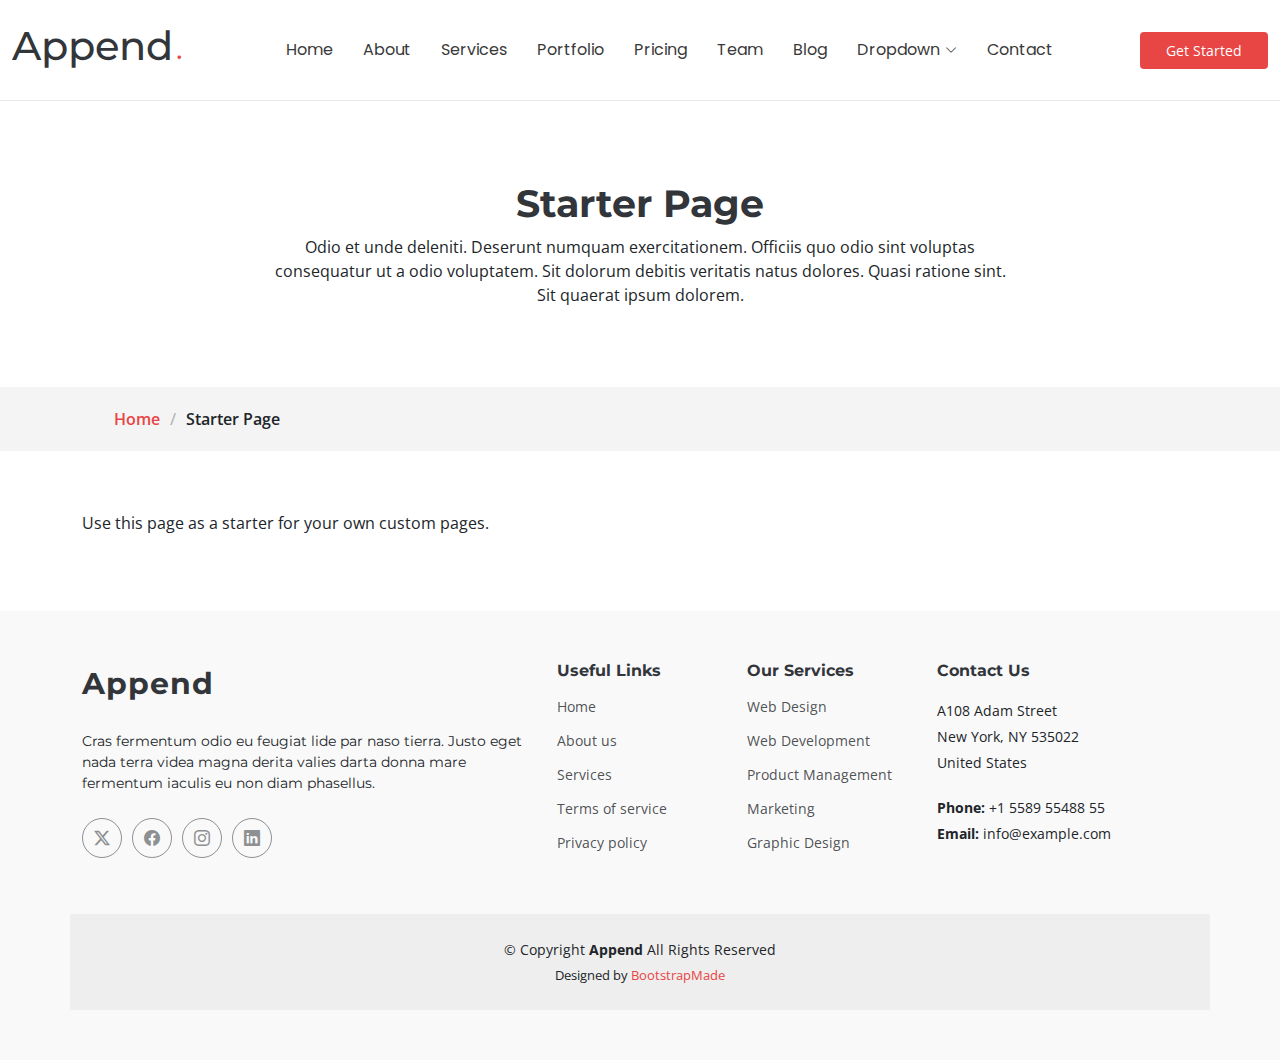
<file: starter-page.html>
<!DOCTYPE html>
<html lang="en">

<head>
  <meta charset="utf-8">
  <meta content="width=device-width, initial-scale=1.0" name="viewport">
  <title>Starter Page - Append Bootstrap Template</title>
  <meta content="" name="description">
  <meta content="" name="keywords">

  <!-- Favicons -->
  <link href="assets/img/favicon.png" rel="icon">
  <link href="assets/img/apple-touch-icon.png" rel="apple-touch-icon">

  <!-- Fonts -->
  <link href="https://fonts.googleapis.com" rel="preconnect">
  <link href="https://fonts.gstatic.com" rel="preconnect" crossorigin>
  <link href="https://fonts.googleapis.com/css2?family=Open+Sans:ital,wght@0,300;0,400;0,500;0,600;0,700;0,800;1,300;1,400;1,500;1,600;1,700;1,800&family=Montserrat:ital,wght@0,100;0,200;0,300;0,400;0,500;0,600;0,700;0,800;0,900;1,100;1,200;1,300;1,400;1,500;1,600;1,700;1,800;1,900&family=Poppins:ital,wght@0,100;0,200;0,300;0,400;0,500;0,600;0,700;0,800;0,900;1,100;1,200;1,300;1,400;1,500;1,600;1,700;1,800;1,900&display=swap" rel="stylesheet">

  <!-- Vendor CSS Files -->
  <link href="assets/vendor/bootstrap/css/bootstrap.min.css" rel="stylesheet">
  <link href="assets/vendor/bootstrap-icons/bootstrap-icons.css" rel="stylesheet">
  <link href="assets/vendor/aos/aos.css" rel="stylesheet">
  <link href="assets/vendor/glightbox/css/glightbox.min.css" rel="stylesheet">
  <link href="assets/vendor/swiper/swiper-bundle.min.css" rel="stylesheet">

  <!-- Main CSS File -->
  <link href="assets/css/main.css" rel="stylesheet">

  <!-- =======================================================
  * Template Name: Append
  * Template URL: https://bootstrapmade.com/append-bootstrap-website-template/
  * Updated: Jun 29 2024 with Bootstrap v5.3.3
  * Author: BootstrapMade.com
  * License: https://bootstrapmade.com/license/
  ======================================================== -->
</head>

<body class="starter-page-page">

  <header id="header" class="header d-flex align-items-center sticky-top">
    <div class="container-fluid position-relative d-flex align-items-center justify-content-between">

      <a href="index.html" class="logo d-flex align-items-center me-auto me-xl-0">
        <!-- Uncomment the line below if you also wish to use an image logo -->
        <!-- <img src="assets/img/logo.png" alt=""> -->
        <h1 class="sitename">Append</h1><span>.</span>
      </a>

      <nav id="navmenu" class="navmenu">
        <ul>
          <li><a href="index.html#hero">Home</a></li>
          <li><a href="index.html#about">About</a></li>
          <li><a href="index.html#services">Services</a></li>
          <li><a href="index.html#portfolio">Portfolio</a></li>
          <li><a href="index.html#pricing">Pricing</a></li>
          <li><a href="index.html#team">Team</a></li>
          <li><a href="blog.html">Blog</a></li>
          <li class="dropdown"><a href="#"><span>Dropdown</span> <i class="bi bi-chevron-down toggle-dropdown"></i></a>
            <ul>
              <li><a href="#">Dropdown 1</a></li>
              <li class="dropdown"><a href="#"><span>Deep Dropdown</span> <i class="bi bi-chevron-down toggle-dropdown"></i></a>
                <ul>
                  <li><a href="#">Deep Dropdown 1</a></li>
                  <li><a href="#">Deep Dropdown 2</a></li>
                  <li><a href="#">Deep Dropdown 3</a></li>
                  <li><a href="#">Deep Dropdown 4</a></li>
                  <li><a href="#">Deep Dropdown 5</a></li>
                </ul>
              </li>
              <li><a href="#">Dropdown 2</a></li>
              <li><a href="#">Dropdown 3</a></li>
              <li><a href="#">Dropdown 4</a></li>
            </ul>
          </li>
          <li><a href="index.html#contact">Contact</a></li>
        </ul>
        <i class="mobile-nav-toggle d-xl-none bi bi-list"></i>
      </nav>

      <a class="btn-getstarted" href="index.html#about">Get Started</a>

    </div>
  </header>

  <main class="main">

    <!-- Page Title -->
    <div class="page-title" data-aos="fade">
      <div class="heading">
        <div class="container">
          <div class="row d-flex justify-content-center text-center">
            <div class="col-lg-8">
              <h1>Starter Page</h1>
              <p class="mb-0">Odio et unde deleniti. Deserunt numquam exercitationem. Officiis quo odio sint voluptas consequatur ut a odio voluptatem. Sit dolorum debitis veritatis natus dolores. Quasi ratione sint. Sit quaerat ipsum dolorem.</p>
            </div>
          </div>
        </div>
      </div>
      <nav class="breadcrumbs">
        <div class="container">
          <ol>
            <li><a href="index.html">Home</a></li>
            <li class="current">Starter Page</li>
          </ol>
        </div>
      </nav>
    </div><!-- End Page Title -->

    <!-- Starter Section Section -->
    <section id="starter-section" class="starter-section section">

      <div class="container" data-aos="fade-up">
        <p>Use this page as a starter for your own custom pages.</p>
      </div>

    </section><!-- /Starter Section Section -->

  </main>

  <footer id="footer" class="footer position-relative light-background">

    <div class="container footer-top">
      <div class="row gy-4">
        <div class="col-lg-5 col-md-12 footer-about">
          <a href="index.html" class="logo d-flex align-items-center">
            <span class="sitename">Append</span>
          </a>
          <p>Cras fermentum odio eu feugiat lide par naso tierra. Justo eget nada terra videa magna derita valies darta donna mare fermentum iaculis eu non diam phasellus.</p>
          <div class="social-links d-flex mt-4">
            <a href=""><i class="bi bi-twitter-x"></i></a>
            <a href=""><i class="bi bi-facebook"></i></a>
            <a href=""><i class="bi bi-instagram"></i></a>
            <a href=""><i class="bi bi-linkedin"></i></a>
          </div>
        </div>

        <div class="col-lg-2 col-6 footer-links">
          <h4>Useful Links</h4>
          <ul>
            <li><a href="#">Home</a></li>
            <li><a href="#">About us</a></li>
            <li><a href="#">Services</a></li>
            <li><a href="#">Terms of service</a></li>
            <li><a href="#">Privacy policy</a></li>
          </ul>
        </div>

        <div class="col-lg-2 col-6 footer-links">
          <h4>Our Services</h4>
          <ul>
            <li><a href="#">Web Design</a></li>
            <li><a href="#">Web Development</a></li>
            <li><a href="#">Product Management</a></li>
            <li><a href="#">Marketing</a></li>
            <li><a href="#">Graphic Design</a></li>
          </ul>
        </div>

        <div class="col-lg-3 col-md-12 footer-contact text-center text-md-start">
          <h4>Contact Us</h4>
          <p>A108 Adam Street</p>
          <p>New York, NY 535022</p>
          <p>United States</p>
          <p class="mt-4"><strong>Phone:</strong> <span>+1 5589 55488 55</span></p>
          <p><strong>Email:</strong> <span>info@example.com</span></p>
        </div>

      </div>
    </div>

    <div class="container copyright text-center mt-4">
      <p>© <span>Copyright</span> <strong class="sitename">Append</strong> <span>All Rights Reserved</span></p>
      <div class="credits">
        <!-- All the links in the footer should remain intact. -->
        <!-- You can delete the links only if you've purchased the pro version. -->
        <!-- Licensing information: https://bootstrapmade.com/license/ -->
        <!-- Purchase the pro version with working PHP/AJAX contact form: [buy-url] -->
        Designed by <a href="https://bootstrapmade.com/">BootstrapMade</a>
      </div>
    </div>

  </footer>

  <!-- Scroll Top -->
  <a href="#" id="scroll-top" class="scroll-top d-flex align-items-center justify-content-center"><i class="bi bi-arrow-up-short"></i></a>

  <!-- Preloader -->
  <div id="preloader"></div>

  <!-- Vendor JS Files -->
  <script src="assets/vendor/bootstrap/js/bootstrap.bundle.min.js"></script>
  <script src="assets/vendor/php-email-form/validate.js"></script>
  <script src="assets/vendor/aos/aos.js"></script>
  <script src="assets/vendor/glightbox/js/glightbox.min.js"></script>
  <script src="assets/vendor/purecounter/purecounter_vanilla.js"></script>
  <script src="assets/vendor/imagesloaded/imagesloaded.pkgd.min.js"></script>
  <script src="assets/vendor/isotope-layout/isotope.pkgd.min.js"></script>
  <script src="assets/vendor/swiper/swiper-bundle.min.js"></script>

  <!-- Main JS File -->
  <script src="assets/js/main.js"></script>

</body>

</html>
</file>
<file: assets/css/main.css>
/**
* Template Name: Append
* Template URL: https://bootstrapmade.com/append-bootstrap-website-template/
* Updated: Jun 29 2024 with Bootstrap v5.3.3
* Author: BootstrapMade.com
* License: https://bootstrapmade.com/license/
*/

/*--------------------------------------------------------------
# Font & Color Variables
# Help: https://bootstrapmade.com/color-system/
--------------------------------------------------------------*/
/* Fonts */
:root {
  --default-font: "Open Sans",  system-ui, -apple-system, "Segoe UI", Roboto, "Helvetica Neue", Arial, "Noto Sans", "Liberation Sans", sans-serif, "Apple Color Emoji", "Segoe UI Emoji", "Segoe UI Symbol", "Noto Color Emoji";
  --heading-font: "Montserrat",  sans-serif;
  --nav-font: "Poppins",  sans-serif;
}

/* Global Colors - The following color variables are used throughout the website. Updating them here will change the color scheme of the entire website */
:root { 
  --background-color: #ffffff; /* Background color for the entire website, including individual sections */
  --default-color: #212529; /* Default color used for the majority of the text content across the entire website */
  --heading-color: #32353a; /* Color for headings, subheadings and title throughout the website */
  --accent-color: #e84545; /* Accent color that represents your brand on the website. It's used for buttons, links, and other elements that need to stand out */
  --surface-color: #ffffff; /* The surface color is used as a background of boxed elements within sections, such as cards, icon boxes, or other elements that require a visual separation from the global background. */
  --contrast-color: #ffffff; /* Contrast color for text, ensuring readability against backgrounds of accent, heading, or default colors. */
}

/* Nav Menu Colors - The following color variables are used specifically for the navigation menu. They are separate from the global colors to allow for more customization options */
:root {
  --nav-color: #3a3939;  /* The default color of the main navmenu links */
  --nav-hover-color: #e84545; /* Applied to main navmenu links when they are hovered over or active */
  --nav-mobile-background-color: #ffffff; /* Used as the background color for mobile navigation menu */
  --nav-dropdown-background-color: #ffffff; /* Used as the background color for dropdown items that appear when hovering over primary navigation items */
  --nav-dropdown-color: #3a3939; /* Used for navigation links of the dropdown items in the navigation menu. */
  --nav-dropdown-hover-color: #e84545; /* Similar to --nav-hover-color, this color is applied to dropdown navigation links when they are hovered over. */
}

/* Color Presets - These classes override global colors when applied to any section or element, providing reuse of the sam color scheme. */

.light-background {
  --background-color: #f9f9f9;
  --surface-color: #ffffff;
}

.dark-background {
  --background-color: #060606;
  --default-color: #ffffff;
  --heading-color: #ffffff;
  --surface-color: #252525;
  --contrast-color: #ffffff;
}

/* Smooth scroll */
:root {
  scroll-behavior: smooth;
}

/*--------------------------------------------------------------
# General Styling & Shared Classes
--------------------------------------------------------------*/
body {
  color: var(--default-color);
  background-color: var(--background-color);
  font-family: var(--default-font);
}

a {
  color: var(--accent-color);
  text-decoration: none;
  transition: 0.3s;
}

a:hover {
  color: color-mix(in srgb, var(--accent-color), transparent 25%);
  text-decoration: none;
}

h1,
h2,
h3,
h4,
h5,
h6 {
  color: var(--heading-color);
  font-family: var(--heading-font);
}

/* PHP Email Form Messages
------------------------------*/
.php-email-form .error-message {
  display: none;
  background: #df1529;
  color: #ffffff;
  text-align: left;
  padding: 15px;
  margin-bottom: 24px;
  font-weight: 600;
}

.php-email-form .sent-message {
  display: none;
  color: #ffffff;
  background: #059652;
  text-align: center;
  padding: 15px;
  margin-bottom: 24px;
  font-weight: 600;
}

.php-email-form .loading {
  display: none;
  background: var(--surface-color);
  text-align: center;
  padding: 15px;
  margin-bottom: 24px;
}

.php-email-form .loading:before {
  content: "";
  display: inline-block;
  border-radius: 50%;
  width: 24px;
  height: 24px;
  margin: 0 10px -6px 0;
  border: 3px solid var(--accent-color);
  border-top-color: var(--surface-color);
  animation: php-email-form-loading 1s linear infinite;
}

@keyframes php-email-form-loading {
  0% {
    transform: rotate(0deg);
  }

  100% {
    transform: rotate(360deg);
  }
}

/*--------------------------------------------------------------
# Global Header
--------------------------------------------------------------*/
.header {
  color: var(--default-color);
  background-color: var(--background-color);
  padding: 20px 0;
  transition: all 0.5s;
  z-index: 997;
}

.header .logo {
  line-height: 1;
}

.header .logo img {
  max-width: 100%;
  max-height: 110px;
  margin-right: 8px;
}



.header .logo span {
  color: var(--accent-color);
  font-size: 24px;
  font-weight: 600;
  padding-left: 3px;
}

.header .btn-getstarted,
.header .btn-getstarted:focus {
  color: var(--contrast-color);
  background: var(--accent-color);
  font-size: 14px;
  padding: 8px 26px;
  margin: 0;
  border-radius: 4px;
  transition: 0.3s;
}

.header .btn-getstarted:hover,
.header .btn-getstarted:focus:hover {
  color: var(--contrast-color);
  background: color-mix(in srgb, var(--accent-color), transparent 15%);
}

@media (max-width: 1200px) {
  .header .logo {
    order: 1;
  }

  .header .btn-getstarted {
    order: 2;
    margin: 0 15px 0 0;
    padding: 6px 20px;
  }

  .header .navmenu {
    order: 3;
  }
}

.scrolled .header {
  box-shadow: 0 0 30px 10px rgba(0, 0, 0, 0.1);
}

/* Index Page Header
------------------------------*/
.index-page .header {
  --background-color: rgba(255, 255, 255, 0);
  --heading-color: #ffffff;
  --nav-color: rgba(255, 255, 255, 0.5);
  --nav-hover-color: #ffffff;
}

/* Index Page Header on Scroll
------------------------------*/
.index-page.scrolled .header {
  --background-color: #ffffff;
  --heading-color: #32353a;
  --nav-color: #3a3939;
  --nav-hover-color: #e84545;
}
.main .features {
  padding-top: 0px;
}



/*--------------------------------------------------------------
# Navigation Menu
--------------------------------------------------------------*/
/* Navmenu - Desktop */
@media (min-width: 1200px) {
  .navmenu {
    padding: 0;
  }

  .navmenu ul {
    margin: 0;
    padding: 0;
    display: flex;
    list-style: none;
    align-items: center;
  }

  .navmenu li {
    position: relative;
  }

  .navmenu a,
  .navmenu a:focus {
    color: var(--nav-color);
    padding: 18px 15px;
    font-size: 16px;
    font-family: var(--nav-font);
    font-weight: 400;
    display: flex;
    align-items: center;
    justify-content: space-between;
    white-space: nowrap;
    transition: 0.3s;
  }

  .navmenu a i,
  .navmenu a:focus i {
    font-size: 12px;
    line-height: 0;
    margin-left: 5px;
    transition: 0.3s;
  }

  .navmenu li:last-child a {
    padding-right: 0;
  }

  .navmenu li:hover>a,
  .navmenu .active,
  .navmenu .active:focus {
    color: var(--nav-hover-color);
  }

  .navmenu .dropdown ul {
    margin: 0;
    padding: 10px 0;
    background: var(--nav-dropdown-background-color);
    display: block;
    position: absolute;
    visibility: hidden;
    left: 14px;
    top: 130%;
    opacity: 0;
    transition: 0.3s;
    border-radius: 4px;
    z-index: 99;
    box-shadow: 0px 0px 30px rgba(0, 0, 0, 0.1);
  }

  .navmenu .dropdown ul li {
    min-width: 200px;
  }

  .navmenu .dropdown ul a {
    padding: 10px 20px;
    font-size: 15px;
    text-transform: none;
    color: var(--nav-dropdown-color);
  }

  .navmenu .dropdown ul a i {
    font-size: 12px;
  }

  .navmenu .dropdown ul a:hover,
  .navmenu .dropdown ul .active:hover,
  .navmenu .dropdown ul li:hover>a {
    color: var(--nav-dropdown-hover-color);
  }

  .navmenu .dropdown:hover>ul {
    opacity: 1;
    top: 100%;
    visibility: visible;
  }

  .navmenu .dropdown .dropdown ul {
    top: 0;
    left: -90%;
    visibility: hidden;
  }

  .navmenu .dropdown .dropdown:hover>ul {
    opacity: 1;
    top: 0;
    left: -100%;
    visibility: visible;
  }
}

/* Navmenu - Mobile */
@media (max-width: 1199px) {
  .mobile-nav-toggle {
    color: var(--nav-color);
    font-size: 28px;
    line-height: 0;
    margin-right: 10px;
    cursor: pointer;
    transition: color 0.3s;
  }

  .navmenu {
    padding: 0;
    z-index: 9997;
  }

  .navmenu ul {
    display: none;
    position: absolute;
    inset: 60px 20px 20px 20px;
    padding: 10px 0;
    margin: 0;
    border-radius: 6px;
    background-color: var(--nav-mobile-background-color);
    overflow-y: auto;
    transition: 0.3s;
    z-index: 9998;
    box-shadow: 0px 0px 30px rgba(0, 0, 0, 0.1);
  }

  .navmenu a,
  .navmenu a:focus {
    color: var(--nav-dropdown-color);
    padding: 10px 20px;
    font-family: var(--nav-font);
    font-size: 17px;
    font-weight: 500;
    display: flex;
    align-items: center;
    justify-content: space-between;
    white-space: nowrap;
    transition: 0.3s;
  }

  .navmenu a i,
  .navmenu a:focus i {
    font-size: 12px;
    line-height: 0;
    margin-left: 5px;
    width: 30px;
    height: 30px;
    display: flex;
    align-items: center;
    justify-content: center;
    border-radius: 50%;
    transition: 0.3s;
    background-color: color-mix(in srgb, var(--accent-color), transparent 90%);
  }

  .navmenu a i:hover,
  .navmenu a:focus i:hover {
    background-color: var(--accent-color);
    color: var(--contrast-color);
  }

  .navmenu a:hover,
  .navmenu .active,
  .navmenu .active:focus {
    color: var(--nav-dropdown-hover-color);
  }

  .navmenu .active i,
  .navmenu .active:focus i {
    background-color: var(--accent-color);
    color: var(--contrast-color);
    transform: rotate(180deg);
  }

  .navmenu .dropdown ul {
    position: static;
    display: none;
    z-index: 99;
    padding: 10px 0;
    margin: 10px 20px;
    background-color: var(--nav-dropdown-background-color);
    border: 1px solid color-mix(in srgb, var(--default-color), transparent 90%);
    box-shadow: none;
    transition: all 0.5s ease-in-out;
  }

  .navmenu .dropdown ul ul {
    background-color: rgba(33, 37, 41, 0.1);
  }

  .navmenu .dropdown>.dropdown-active {
    display: block;
    background-color: rgba(33, 37, 41, 0.03);
  }

  .mobile-nav-active {
    overflow: hidden;
  }

  .mobile-nav-active .mobile-nav-toggle {
    color: #fff;
    position: absolute;
    font-size: 32px;
    top: 15px;
    right: 15px;
    margin-right: 0;
    z-index: 9999;
  }

  .mobile-nav-active .navmenu {
    position: fixed;
    overflow: hidden;
    inset: 0;
    background: rgba(33, 37, 41, 0.8);
    transition: 0.3s;
  }

  .mobile-nav-active .navmenu>ul {
    display: block;
  }
}

/*--------------------------------------------------------------
# Global Footer
--------------------------------------------------------------*/
.footer {
  color: var(--default-color);
  background-color: var(--background-color);
  font-size: 14px;
  padding-bottom: 50px;
  position: relative;
}

.footer .footer-top {
  padding-top: 50px;
}

.footer .footer-about .logo {
  margin-bottom: 25px;
}

.footer .footer-about .logo img {
  max-height: 40px;
  margin-right: 6px;
}

.footer .footer-about .logo span {
  color: var(--heading-color);
  font-size: 30px;
  font-weight: 700;
  letter-spacing: 1px;
  font-family: var(--heading-font);
}

.footer .footer-about p {
  font-size: 14px;
  font-family: var(--heading-font);
}

.footer .social-links a {
  display: flex;
  align-items: center;
  justify-content: center;
  width: 40px;
  height: 40px;
  border-radius: 50%;
  border: 1px solid color-mix(in srgb, var(--default-color), transparent 50%);
  font-size: 16px;
  color: color-mix(in srgb, var(--default-color), transparent 50%);
  margin-right: 10px;
  transition: 0.3s;
}

.footer .social-links a:hover {
  color: var(--accent-color);
  border-color: var(--accent-color);
}

.footer h4 {
  font-size: 16px;
  font-weight: bold;
  position: relative;
  padding-bottom: 12px;
}

.footer .footer-links {
  margin-bottom: 30px;
}

.footer .footer-links ul {
  list-style: none;
  padding: 0;
  margin: 0;
}

.footer .footer-links ul i {
  padding-right: 2px;
  font-size: 12px;
  line-height: 0;
}

.footer .footer-links ul li {
  padding: 10px 0;
  display: flex;
  align-items: center;
}

.footer .footer-links ul li:first-child {
  padding-top: 0;
}

.footer .footer-links ul a {
  color: color-mix(in srgb, var(--default-color), transparent 20%);
  display: inline-block;
  line-height: 1;
}

.footer .footer-links ul a:hover {
  color: var(--accent-color);
}

.footer .footer-contact p {
  margin-bottom: 5px;
}

.footer .copyright {
  padding-top: 25px;
  padding-bottom: 25px;
  background-color: color-mix(in srgb, var(--default-color), transparent 95%);
}

.footer .copyright p {
  margin-bottom: 0;
}

.footer .credits {
  margin-top: 6px;
  font-size: 13px;
}

/*--------------------------------------------------------------
# Preloader
--------------------------------------------------------------*/
#preloader {
  position: fixed;
  inset: 0;
  z-index: 999999;
  overflow: hidden;
  background: var(--background-color);
  transition: all 0.6s ease-out;
}

#preloader:before {
  content: "";
  position: fixed;
  top: calc(50% - 30px);
  left: calc(50% - 30px);
  border: 6px solid #ffffff;
  border-color: var(--accent-color) transparent var(--accent-color) transparent;
  border-radius: 50%;
  width: 60px;
  height: 60px;
  animation: animate-preloader 1.5s linear infinite;
}

@keyframes animate-preloader {
  0% {
    transform: rotate(0deg);
  }

  100% {
    transform: rotate(360deg);
  }
}

/*--------------------------------------------------------------
# Scroll Top Button
--------------------------------------------------------------*/
.scroll-top {
  position: fixed;
  visibility: hidden;
  opacity: 0;
  right: 15px;
  bottom: 15px;
  z-index: 99999;
  background-color: var(--accent-color);
  width: 40px;
  height: 40px;
  border-radius: 4px;
  transition: all 0.4s;
}

.scroll-top i {
  font-size: 24px;
  color: var(--contrast-color);
  line-height: 0;
}

.scroll-top:hover {
  background-color: color-mix(in srgb, var(--accent-color), transparent 20%);
  color: var(--contrast-color);
}

.scroll-top.active {
  visibility: visible;
  opacity: 1;
}

/*--------------------------------------------------------------
# Disable aos animation delay on mobile devices
--------------------------------------------------------------*/
@media screen and (max-width: 768px) {
  [data-aos-delay] {
    transition-delay: 0 !important;
  }
}

/*--------------------------------------------------------------
# Global Page Titles & Breadcrumbs
--------------------------------------------------------------*/
.page-title {
  color: var(--default-color);
  background-color: var(--background-color);
  position: relative;
}

.page-title .heading {
  padding: 80px 0;
  border-top: 1px solid color-mix(in srgb, var(--default-color), transparent 90%);
}

.page-title .heading h1 {
  font-size: 38px;
  font-weight: 700;
}

.page-title nav {
  background-color: color-mix(in srgb, var(--default-color), transparent 95%);
  padding: 20px 0;
}

.page-title nav ol {
  display: flex;
  flex-wrap: wrap;
  list-style: none;
  margin: 0;
  font-size: 16px;
  font-weight: 600;
}

.page-title nav ol li+li {
  padding-left: 10px;
}

.page-title nav ol li+li::before {
  content: "/";
  display: inline-block;
  padding-right: 10px;
  color: color-mix(in srgb, var(--default-color), transparent 70%);
}

/*--------------------------------------------------------------
# Global Sections
--------------------------------------------------------------*/
section,
.section {
  color: var(--default-color);
  background-color: var(--background-color);
  padding: 60px 0;
  scroll-margin-top: 98px;
  overflow: clip;
}


@media (max-width: 1199px) {

  section,
  .section {
    scroll-margin-top: 64px;
  }
}

/*--------------------------------------------------------------
# Global Section Titles
--------------------------------------------------------------*/
.section-title {
  text-align: center;
  padding-bottom: 60px;
  position: relative;
}

.section-title h2 {
  font-size: 32px;
  font-weight: 700;
  position: relative;
}

.section-title h2:before,
.section-title h2:after {
  content: "";
  width: 50px;
  height: 2px;
  background: var(--accent-color);
  display: inline-block;
}

.section-title h2:before {
  margin: 0 15px 10px 0;
}

.section-title h2:after {
  margin: 0 0 10px 15px;
}

.section-title p {
  margin-bottom: 0;
}

/*--------------------------------------------------------------
# Hero Section
--------------------------------------------------------------*/
.hero {
  width: 100%;
  min-height: 100vh;
  position: relative;
  padding: 80px 0;
  display: flex;
  align-items: center;
  justify-content: center;
}

.hero img {
  position: absolute;
  inset: 0;
  display: block;
  width: 100%;
  height: 100%;
  object-fit: cover;
  z-index: 1;
}

.hero:before {
  content: "";
  background: color-mix(in srgb, var(--background-color), transparent 50%);
  position: absolute;
  inset: 0;
  z-index: 2;
}

.hero .container {
  position: relative;
  z-index: 3;
}

.hero h2 {
  margin: 0;
  font-size: 44px;
  font-weight: 700;
}

.hero p {
  color: color-mix(in srgb, var(--default-color), transparent 20%);
  margin: 5px 0 0 0;
  font-size: 20px;
}

.hero .sign-up-form {
  margin-top: 20px;
  margin-bottom: 15px;
  padding: 10px;
  border-radius: 7px;
  background: color-mix(in srgb, var(--default-color) 5%, white 90%);
  box-shadow: 0 15px 30px 0 rgba(0, 0, 0, 0.1);
  display: flex;
}

.hero .sign-up-form input[type=email] {
  background-color: transparent;
  border: 0;
  padding: 4px 10px;
  width: 100%;
}

.hero .sign-up-form input[type=email]:focus-visible {
  outline: none;
}

.hero .sign-up-form input[type=submit] {
  border: 0;
  box-shadow: none;
  background-color: var(--accent-color);
  border-color: var(--accent-color);
  padding: 8px 20px 10px 20px;
  border-radius: 7px;
  color: var(--contrast-color);
  transition: 0.3s;
}

.hero .sign-up-form input[type=submit]:hover {
  background-color: color-mix(in srgb, var(--accent-color), transparent 10%);
}

@media (max-width: 768px) {
  .hero h2 {
    font-size: 32px;
  }

  .hero p {
    font-size: 18px;
  }
}

/*--------------------------------------------------------------
# Clients Section
--------------------------------------------------------------*/
.clients {
  padding: 20px 0;
}

.clients .client-logo {
  display: flex;
  justify-content: center;
  align-items: center;
  overflow: hidden;
}

.clients .client-logo img {
  padding: 20px 40px;
  max-width: 90%;
  transition: 0.3s;
  opacity: 0.5;
  filter: grayscale(100);
}

.clients .client-logo img:hover {
  filter: none;
  opacity: 1;
}

@media (max-width: 640px) {
  .clients .client-logo img {
    padding: 20px;
  }
}

/*--------------------------------------------------------------
# About Section
--------------------------------------------------------------*/
.about .content h3 {
  font-size: 16px;
  font-weight: 500;
  line-height: 19px;
  padding: 10px 20px;
  background: color-mix(in srgb, var(--accent-color), transparent 95%);
  color: var(--accent-color);
  border-radius: 7px;
  display: inline-block;
}

.about .content h2 {
  font-weight: 700;
}

.about .content p:last-child {
  margin-bottom: 0;
}

.about .content .read-more {
  background: var(--accent-color);
  color: var(--contrast-color);
  font-family: var(--heading-font);
  font-weight: 500;
  font-size: 16px;
  letter-spacing: 1px;
  padding: 12px 24px;
  border-radius: 5px;
  transition: 0.3s;
  display: inline-flex;
  align-items: center;
  justify-content: center;
}

.about .content .read-more i {
  font-size: 18px;
  margin-left: 5px;
  line-height: 0;
  transition: 0.3s;
}

.about .content .read-more:hover {
  background: color-mix(in srgb, var(--accent-color), transparent 20%);
  padding-right: 19px;
}

.about .content .read-more:hover i {
  margin-left: 10px;
}

.about .icon-box {
  background-color: var(--surface-color);
  padding: 50px 40px;
  box-shadow: 0px 10px 50px rgba(0, 0, 0, 0.1);
  border-radius: 10px;
  transition: all 0.3s ease-out 0s;
}

.about .icon-box i {
  width: 80px;
  height: 80px;
  border-radius: 50%;
  display: inline-flex;
  align-items: center;
  justify-content: center;
  margin-bottom: 24px;
  font-size: 32px;
  line-height: 0;
  transition: all 0.4s ease-out 0s;
  background-color: color-mix(in srgb, var(--accent-color), transparent 95%);
  color: var(--accent-color);
}

.about .icon-box h3 {
  margin-bottom: 10px;
  font-size: 24px;
  font-weight: 700;
}

.about .icon-box p {
  margin-bottom: 0;
}

.about .icon-box:hover i {
  background-color: var(--accent-color);
  color: var(--contrast-color);
}

.about .icon-boxes .col-md-6:nth-child(2) .icon-box,
.about .icon-boxes .col-md-6:nth-child(4) .icon-box {
  margin-top: -40px;
}

@media (max-width: 768px) {

  .about .icon-boxes .col-md-6:nth-child(2) .icon-box,
  .about .icon-boxes .col-md-6:nth-child(4) .icon-box {
    margin-top: 0;
  }
}

/*--------------------------------------------------------------
# Stats Section
--------------------------------------------------------------*/
.stats {
  position: relative;
  padding: 120px 0;
}

.stats img {
  position: absolute;
  inset: 0;
  display: block;
  width: 100%;
  height: 100%;
  object-fit: cover;
  z-index: 1;
}

.stats:before {
  content: "";
  background: color-mix(in srgb, var(--background-color), transparent 40%);
  position: absolute;
  inset: 0;
  z-index: 2;
}

.stats .container {
  position: relative;
  z-index: 3;
}

.stats .stats-item {
  padding: 30px;
  width: 100%;
}

.stats .stats-item span {
  font-size: 48px;
  display: block;
  color: var(--default-color);
  font-weight: 700;
}

.stats .stats-item p {
  padding: 0;
  margin: 0;
  font-family: var(--heading-font);
  font-size: 16px;
  font-weight: 700;
  color: color-mix(in srgb, var(--default-color), transparent 40%);
}

/*--------------------------------------------------------------
# Services Section
--------------------------------------------------------------*/
.services .service-item {
  position: relative;
  padding-top: 40px;
}

.services .service-item:before {
  content: "";
  position: absolute;
  top: 0;
  left: 0;
  right: 0;
  height: 2px;
  background: color-mix(in srgb, var(--default-color), transparent 90%);
}

.services .service-item::after {
  content: "";
  position: absolute;
  top: 0;
  left: 0;
  width: 30px;
  height: 2px;
  background: var(--accent-color);
  border-right: 5px solid var(--background-color);
}

.services .service-item .icon {
  width: 48px;
  height: 48px;
  position: relative;
  margin-right: 50px;
  line-height: 0;
}

.services .service-item .icon i {
  color: color-mix(in srgb, var(--default-color), transparent 30%);
  font-size: 56px;
  transition: ease-in-out 0.3s;
  z-index: 2;
  position: relative;
}

.services .service-item .icon:before {
  position: absolute;
  content: "";
  height: 30px;
  width: 30px;
  background: color-mix(in srgb, var(--accent-color), transparent 70%);
  border-radius: 50px;
  z-index: 1;
  bottom: -15px;
  right: -15px;
  transition: 0.3s;
}

.services .service-item .title {
  font-weight: 700;
  margin-bottom: 15px;
  font-size: 18px;
}

.services .service-item .title a {
  color: var(--heading-color);
}

.services .service-item .title a:hover {
  color: var(--accent-color);
}

.services .service-item .description {
  line-height: 24px;
  font-size: 14px;
}

/*--------------------------------------------------------------
# Features Section
--------------------------------------------------------------*/
.features .features-item {
  color: color-mix(in srgb, var(--default-color), transparent 20%);
}

.features .features-item+.features-item {
  margin-top: 100px;
}

@media (max-width: 768px) {
  .features .features-item+.features-item {
    margin-top: 40px;
  }
}

.features .features-item h3 {
  font-weight: 700;
  font-size: 26px;
}

.features .features-item .btn-get-started {
  background-color: var(--accent-color);
  color: var(--contrast-color);
  padding: 8px 30px 10px 30px;
  border-radius: 4px;
}

.features .features-item .btn-get-started:hover {
  background-color: color-mix(in srgb, var(--accent-color), transparent 10%);
}

.features .features-item ul {
  list-style: none;
  padding: 0;
}

.features .features-item ul li {
  padding-bottom: 10px;
  display: flex;
  align-items: flex-start;
}

.features .features-item ul li:last-child {
  padding-bottom: 0;
}

.features .features-item ul i {
  font-size: 20px;
  padding-right: 4px;
  color: var(--accent-color);
}

.features .features-item img {
  border: 6px solid var(--surface-color);
  box-shadow: 0 15px 30px -10px rgba(0, 0, 0, 0.1);
}

.features .features-item .features-img-bg {
  position: relative;
  min-height: 320px;
}
.features .features-item .features-img-bg .receipts {
  margin-left: 11rem;
  padding-top: 6rem;
  border: none;
  box-shadow: none;
  /* background-color: blue; */
  padding-bottom: 3rem;
}

@media (max-width: 640px) {
  .features .features-item .features-img-bg {
    min-height: 220px;
  }
}

.features .features-item .features-img-bg img {
  position: absolute;
  inset: 0;
  display: block;
  width: 100%;
  height: 100%;
  /* object-fit: cover; */
}

.features .features-item .image-stack {
  display: grid;
  position: relative;
  grid-template-columns: repeat(12, 1fr);
}

.features .features-item .image-stack .stack-back {
  grid-column: 4/-1;
  grid-row: 1;
  width: 100%;
  z-index: 1;
}

.features .features-item .image-stack .stack-front {
  grid-row: 1;
  grid-column: 1/span 8;
  margin-top: 20%;
  width: 100%;
  z-index: 2;
}

/*--------------------------------------------------------------
# Portfolio Section
--------------------------------------------------------------*/
.portfolio .portfolio-filters {
  padding: 0;
  margin: 0 auto 20px auto;
  list-style: none;
  text-align: center;
}

.portfolio .portfolio-filters li {
  cursor: pointer;
  display: inline-block;
  padding: 8px 20px 10px 20px;
  margin: 0;
  font-size: 15px;
  font-weight: 500;
  line-height: 1;
  margin-bottom: 5px;
  border-radius: 50px;
  transition: all 0.3s ease-in-out;
  font-family: var(--heading-font);
}

.portfolio .portfolio-filters li:hover,
.portfolio .portfolio-filters li.filter-active {
  color: var(--contrast-color);
  background-color: var(--accent-color);
}

.portfolio .portfolio-filters li:first-child {
  margin-left: 0;
}

.portfolio .portfolio-filters li:last-child {
  margin-right: 0;
}

@media (max-width: 575px) {
  .portfolio .portfolio-filters li {
    font-size: 14px;
    margin: 0 0 10px 0;
  }
}

.portfolio .portfolio-item {
  position: relative;
  overflow: hidden;
}

.portfolio .portfolio-item .portfolio-info {
  opacity: 0;
  position: absolute;
  left: 12px;
  right: 12px;
  bottom: -100%;
  z-index: 3;
  transition: all ease-in-out 0.5s;
  background: color-mix(in srgb, var(--background-color), transparent 10%);
  padding: 15px;
}

.portfolio .portfolio-item .portfolio-info h4 {
  font-size: 18px;
  font-weight: 600;
  padding-right: 50px;
}

.portfolio .portfolio-item .portfolio-info p {
  color: color-mix(in srgb, var(--default-color), transparent 30%);
  font-size: 14px;
  margin-bottom: 0;
  padding-right: 50px;
}

.portfolio .portfolio-item .portfolio-info .preview-link,
.portfolio .portfolio-item .portfolio-info .details-link {
  position: absolute;
  right: 50px;
  font-size: 24px;
  top: calc(50% - 14px);
  color: color-mix(in srgb, var(--default-color), transparent 30%);
  transition: 0.3s;
  line-height: 0;
}

.portfolio .portfolio-item .portfolio-info .preview-link:hover,
.portfolio .portfolio-item .portfolio-info .details-link:hover {
  color: var(--accent-color);
}

.portfolio .portfolio-item .portfolio-info .details-link {
  right: 14px;
  font-size: 28px;
}

.portfolio .portfolio-item:hover .portfolio-info {
  opacity: 1;
  bottom: 0;
}

/*--------------------------------------------------------------
# Pricing Section
--------------------------------------------------------------*/
.pricing {
  padding: 60px 0 120px 0;
}

.pricing .section-title {
  margin-bottom: 40px;
}

.pricing .pricing-item {
  background-color: var(--surface-color);
  box-shadow: 0 3px 20px -2px rgba(0, 0, 0, 0.1);
  padding: 60px 40px;
  height: 100%;
  position: relative;
  border-radius: 15px;
}

.pricing h3 {
  font-weight: 600;
  margin-bottom: 15px;
  font-size: 20px;
  text-align: center;
}

.pricing .icon {
  margin: 30px auto 20px auto;
  width: 70px;
  height: 70px;
  background: var(--accent-color);
  border-radius: 50%;
  display: flex;
  align-items: center;
  justify-content: center;
  transition: 0.3s;
  transform-style: preserve-3d;
}

.pricing .icon i {
  color: var(--background-color);
  font-size: 28px;
  transition: ease-in-out 0.3s;
  line-height: 0;
}

.pricing .icon::before {
  position: absolute;
  content: "";
  height: 86px;
  width: 86px;
  border-radius: 50%;
  background: color-mix(in srgb, var(--accent-color), transparent 80%);
  transition: all 0.3s ease-out 0s;
  transform: translateZ(-1px);
}

.pricing .icon::after {
  position: absolute;
  content: "";
  height: 102px;
  width: 102px;
  border-radius: 50%;
  background: color-mix(in srgb, var(--accent-color), transparent 90%);
  transition: all 0.3s ease-out 0s;
  transform: translateZ(-2px);
}

.pricing h4 {
  font-size: 48px;
  color: var(--accent-color);
  font-weight: 700;
  font-family: var(--heading-font);
  margin-bottom: 25px;
  text-align: center;
}

.pricing h4 sup {
  font-size: 28px;
}

.pricing h4 span {
  color: color-mix(in srgb, var(--default-color), transparent 50%);
  font-size: 18px;
  font-weight: 400;
}

.pricing ul {
  padding: 20px 0;
  list-style: none;
  color: color-mix(in srgb, var(--default-color), transparent 20%);
  text-align: left;
  line-height: 20px;
}

.pricing ul li {
  padding: 10px 0;
  display: flex;
  align-items: center;
}

.pricing ul i {
  color: #059652;
  font-size: 24px;
  padding-right: 3px;
}

.pricing ul .na {
  color: color-mix(in srgb, var(--default-color), transparent 70%);
}

.pricing ul .na i {
  color: color-mix(in srgb, var(--default-color), transparent 70%);
}

.pricing ul .na span {
  text-decoration: line-through;
}

.pricing .buy-btn {
  color: color-mix(in srgb, var(--default-color), transparent 20%);
  display: inline-block;
  padding: 8px 40px 10px 40px;
  border-radius: 50px;
  border: 1px solid color-mix(in srgb, var(--default-color), transparent 80%);
  transition: none;
  font-size: 16px;
  font-weight: 600;
  font-family: var(--heading-font);
  transition: 0.3s;
}

.pricing .buy-btn:hover {
  background-color: var(--accent-color);
  color: var(--contrast-color);
}

.pricing .featured {
  z-index: 10;
  border: 3px solid var(--accent-color);
}

@media (min-width: 992px) {
  .pricing .featured {
    transform: scale(1.15);
  }
}

/*--------------------------------------------------------------
# Faq Section
--------------------------------------------------------------*/
.faq .content h3 {
  font-weight: 400;
  font-size: 34px;
}

.faq .content p {
  font-size: 15px;
  color: color-mix(in srgb, var(--default-color), transparent 30%);
}

.faq .faq-container .faq-item {
  background-color: var(--surface-color);
  position: relative;
  padding: 20px;
  margin-bottom: 20px;
  box-shadow: 0px 5px 25px 0px rgba(0, 0, 0, 0.1);
  overflow: hidden;
}

.faq .faq-container .faq-item:last-child {
  margin-bottom: 0;
}

.faq .faq-container .faq-item h3 {
  font-weight: 600;
  font-size: 18px;
  line-height: 24px;
  margin: 0 30px 0 0;
  transition: 0.3s;
  cursor: pointer;
  display: flex;
  align-items: flex-start;
}

.faq .faq-container .faq-item h3 .num {
  color: var(--accent-color);
  padding-right: 5px;
}

.faq .faq-container .faq-item h3:hover {
  color: var(--accent-color);
}

.faq .faq-container .faq-item .faq-content {
  display: grid;
  grid-template-rows: 0fr;
  transition: 0.3s ease-in-out;
  visibility: hidden;
  opacity: 0;
}

.faq .faq-container .faq-item .faq-content p {
  margin-bottom: 0;
  overflow: hidden;
}

.faq .faq-container .faq-item .faq-toggle {
  position: absolute;
  top: 20px;
  right: 20px;
  font-size: 16px;
  line-height: 0;
  transition: 0.3s;
  cursor: pointer;
}

.faq .faq-container .faq-item .faq-toggle:hover {
  color: var(--accent-color);
}

.faq .faq-container .faq-active h3 {
  color: var(--accent-color);
}

.faq .faq-container .faq-active .faq-content {
  grid-template-rows: 1fr;
  visibility: visible;
  opacity: 1;
  padding-top: 10px;
}

.faq .faq-container .faq-active .faq-toggle {
  transform: rotate(90deg);
  color: var(--accent-color);
}

/*--------------------------------------------------------------
# Team Section
--------------------------------------------------------------*/
.team .member {
  position: relative;
}

.team .member .member-img {
  margin: 0 80px;
  border-radius: 50%;
  overflow: hidden;
  position: relative;
  border: 4px solid var(--background-color);
  box-shadow: 0 15px 35px -10px rgba(0, 0, 0, 0.2);
}

@media (max-width: 1024px) {
  .team .member .member-img {
    margin: 0 60px;
  }
}

.team .member .member-img img {
  position: relative;
  z-index: 1;
}

.team .member .member-img .social {
  position: absolute;
  inset: 0;
  background-color: rgba(0, 0, 0, 0.6);
  display: flex;
  justify-content: center;
  align-items: center;
  z-index: 2;
  padding-bottom: 20px;
  transition: 0.3s;
  visibility: hidden;
  opacity: 0;
}

.team .member .member-img .social a {
  transition: 0.3s;
  color: var(--contrast-color);
  font-size: 20px;
  margin: 0 8px;
}

.team .member .member-img .social a:hover {
  color: var(--accent-color);
}

.team .member .member-info {
  margin-top: 30px;
}

.team .member .member-info h4 {
  font-weight: 700;
  margin-bottom: 6px;
  font-size: 18px;
}

.team .member .member-info span {
  font-style: italic;
  display: block;
  font-size: 15px;
  color: color-mix(in srgb, var(--default-color), transparent 40%);
  margin-bottom: 10px;
}

.team .member .member-info p {
  margin-bottom: 0;
  font-size: 14px;
}

.team .member:hover .member-img .social {
  padding-bottom: 0;
  visibility: visible;
  opacity: 1;
}

/*--------------------------------------------------------------
# Call To Action Section
--------------------------------------------------------------*/
.call-to-action {
  padding: 80px 0;
  position: relative;
  clip-path: inset(0);
}

.call-to-action img {
  position: fixed;
  top: 0;
  left: 0;
  display: block;
  width: 100%;
  height: 100%;
  object-fit: cover;
  z-index: 1;
}

.call-to-action:before {
  content: "";
  background: color-mix(in srgb, var(--background-color), transparent 50%);
  position: absolute;
  inset: 0;
  z-index: 2;
}

.call-to-action .container {
  position: relative;
  z-index: 3;
}

.call-to-action h3 {
  font-size: 28px;
  font-weight: 700;
  color: var(--default-color);
}

.call-to-action p {
  color: var(--default-color);
}

.call-to-action .cta-btn {
  font-family: var(--heading-font);
  font-weight: 500;
  font-size: 16px;
  letter-spacing: 1px;
  display: inline-block;
  padding: 12px 40px;
  border-radius: 5px;
  transition: 0.5s;
  margin: 10px;
  border: 2px solid var(--contrast-color);
  color: var(--contrast-color);
}

.call-to-action .cta-btn:hover {
  background: var(--accent-color);
  border: 2px solid var(--accent-color);
}

/*--------------------------------------------------------------
# Testimonials Section
--------------------------------------------------------------*/
.testimonials .info h3 {
  font-weight: 700;
  font-size: 32px;
}

.testimonials .swiper {
  box-shadow: 0 15px 30px 0 rgba(0, 0, 0, 0.05);
  background-color: var(--surface-color);
}

.testimonials .testimonials-carousel,
.testimonials .testimonials-slider {
  overflow: hidden;
}

.testimonials .testimonial-item {
  box-sizing: content-box;
  min-height: 200px;
  position: relative;
  margin: 30px;
}

.testimonials .testimonial-item .testimonial-img {
  width: 90px;
  height: 90px;
  border-radius: 50px;
  border: 6px solid var(--background-color);
  margin-right: 10px;
}

.testimonials .testimonial-item h3 {
  font-size: 18px;
  font-weight: bold;
  margin: 10px 0 5px 0;
}

.testimonials .testimonial-item h4 {
  color: color-mix(in srgb, var(--default-color), transparent 50%);
  font-size: 14px;
  margin: 0;
}

.testimonials .testimonial-item .stars {
  margin: 10px 0;
}

.testimonials .testimonial-item .stars i {
  color: #ffc107;
  margin: 0 1px;
}

.testimonials .testimonial-item .quote-icon-left,
.testimonials .testimonial-item .quote-icon-right {
  color: color-mix(in srgb, var(--accent-color), transparent 60%);
  font-size: 26px;
  line-height: 0;
}

.testimonials .testimonial-item .quote-icon-left {
  display: inline-block;
  left: -5px;
  position: relative;
}

.testimonials .testimonial-item .quote-icon-right {
  display: inline-block;
  right: -5px;
  position: relative;
  top: 10px;
  transform: scale(-1, -1);
}

.testimonials .testimonial-item p {
  font-style: italic;
  margin: 15px auto 15px auto;
}

.testimonials .swiper-wrapper {
  height: auto;
}

.testimonials .swiper-pagination {
  margin-top: 20px;
  margin-bottom: 20px;
  position: relative;
}

.testimonials .swiper-pagination .swiper-pagination-bullet {
  width: 10px;
  height: 10px;
  background-color: color-mix(in srgb, var(--default-color), transparent 85%);
  opacity: 1;
  border: none;
}

.testimonials .swiper-pagination .swiper-pagination-bullet-active {
  background-color: var(--accent-color);
}

@media (max-width: 767px) {

  .testimonials .testimonials-carousel,
  .testimonials .testimonials-slider {
    overflow: hidden;
  }

  .testimonials .testimonial-item {
    margin: 15px;
  }
}

/*--------------------------------------------------------------
# Recent Posts Section
--------------------------------------------------------------*/
.recent-posts article {
  background: var(--surface-color);
  box-shadow: 0 4px 16px rgba(0, 0, 0, 0.1);
  padding: 30px;
  height: 100%;
  border-radius: 10px;
  overflow: hidden;
}

.recent-posts .post-img {
  max-height: 240px;
  margin: -30px -30px 15px -30px;
  overflow: hidden;
}

.recent-posts .post-category {
  font-size: 16px;
  color: color-mix(in srgb, var(--default-color), transparent 50%);
  margin-bottom: 10px;
}

.recent-posts .title {
  font-size: 20px;
  font-weight: 700;
  padding: 0;
  margin: 0 0 20px 0;
}

.recent-posts .title a {
  color: var(--heading-color);
  transition: 0.3s;
}

.recent-posts .title a:hover {
  color: var(--accent-color);
}

.recent-posts .post-author-img {
  width: 50px;
  border-radius: 50%;
  margin-right: 15px;
}

.recent-posts .post-author {
  font-weight: 600;
  margin-bottom: 5px;
}

.recent-posts .post-date {
  font-size: 14px;
  color: color-mix(in srgb, var(--default-color), transparent 50%);
  margin-bottom: 0;
}

/*--------------------------------------------------------------
# Contact Section
--------------------------------------------------------------*/
.contact .info-item {
  background: color-mix(in srgb, var(--default-color), transparent 96%);
  padding: 30px;
}

.contact .info-item i {
  font-size: 38px;
  line-height: 0;
  color: var(--accent-color);
}

.contact .info-item h3 {
  font-size: 20px;
  font-weight: 700;
  margin: 20px 0 10px 0;
}

.contact .info-item p {
  padding: 0;
  line-height: 24px;
  font-size: 14px;
  margin-bottom: 0;
}

.contact .php-email-form {
  background: color-mix(in srgb, var(--default-color), transparent 96%);
  padding: 30px;
  height: 100%;
}

.contact .php-email-form input[type=text],
.contact .php-email-form input[type=email],
.contact .php-email-form textarea {
  font-size: 14px;
  padding: 10px 15px;
  box-shadow: none;
  border-radius: 0;
  color: var(--default-color);
  background-color: color-mix(in srgb, var(--background-color), transparent 50%);
  border-color: color-mix(in srgb, var(--default-color), transparent 80%);
}

.contact .php-email-form input[type=text]:focus,
.contact .php-email-form input[type=email]:focus,
.contact .php-email-form textarea:focus {
  border-color: var(--accent-color);
}

.contact .php-email-form input[type=text]::placeholder,
.contact .php-email-form input[type=email]::placeholder,
.contact .php-email-form textarea::placeholder {
  color: color-mix(in srgb, var(--default-color), transparent 70%);
}

.contact .php-email-form button[type=submit] {
  background: var(--accent-color);
  color: var(--contrast-color);
  border: 0;
  padding: 10px 30px;
  transition: 0.4s;
  border-radius: 4px;
}

.contact .php-email-form button[type=submit]:hover {
  background: color-mix(in srgb, var(--accent-color), transparent 20%);
}

/*--------------------------------------------------------------
# Portfolio Details Section
--------------------------------------------------------------*/
.portfolio-details .portfolio-details-slider img {
  width: 100%;
}

.portfolio-details .swiper-wrapper {
  height: auto;
}

.portfolio-details .swiper-button-prev,
.portfolio-details .swiper-button-next {
  width: 48px;
  height: 48px;
}

.portfolio-details .swiper-button-prev:after,
.portfolio-details .swiper-button-next:after {
  color: rgba(255, 255, 255, 0.8);
  background-color: rgba(0, 0, 0, 0.15);
  font-size: 24px;
  border-radius: 50%;
  width: 48px;
  height: 48px;
  display: flex;
  align-items: center;
  justify-content: center;
  transition: 0.3s;
}

.portfolio-details .swiper-button-prev:hover:after,
.portfolio-details .swiper-button-next:hover:after {
  background-color: rgba(0, 0, 0, 0.3);
}

@media (max-width: 575px) {

  .portfolio-details .swiper-button-prev,
  .portfolio-details .swiper-button-next {
    display: none;
  }
}

.portfolio-details .swiper-pagination {
  margin-top: 20px;
  position: relative;
}

.portfolio-details .swiper-pagination .swiper-pagination-bullet {
  width: 10px;
  height: 10px;
  background-color: color-mix(in srgb, var(--default-color), transparent 85%);
  opacity: 1;
}

.portfolio-details .swiper-pagination .swiper-pagination-bullet-active {
  background-color: var(--accent-color);
}

.portfolio-details .portfolio-info h3 {
  font-size: 22px;
  font-weight: 700;
  margin-bottom: 20px;
  padding-bottom: 20px;
  position: relative;
}

.portfolio-details .portfolio-info h3:after {
  content: "";
  position: absolute;
  display: block;
  width: 50px;
  height: 3px;
  background: var(--accent-color);
  left: 0;
  bottom: 0;
}

.portfolio-details .portfolio-info ul {
  list-style: none;
  padding: 0;
  font-size: 15px;
}

.portfolio-details .portfolio-info ul li {
  display: flex;
  flex-direction: column;
  padding-bottom: 15px;
}

.portfolio-details .portfolio-info ul strong {
  text-transform: uppercase;
  font-weight: 400;
  color: color-mix(in srgb, var(--default-color), transparent 50%);
  font-size: 14px;
}

.portfolio-details .portfolio-info .btn-visit {
  padding: 8px 40px;
  background: var(--accent-color);
  color: var(--contrast-color);
  border-radius: 50px;
  transition: 0.3s;
}

.portfolio-details .portfolio-info .btn-visit:hover {
  background: color-mix(in srgb, var(--accent-color), transparent 20%);
}

.portfolio-details .portfolio-description h2 {
  font-size: 26px;
  font-weight: 700;
  margin-bottom: 20px;
}

.portfolio-details .portfolio-description p {
  padding: 0;
}

.portfolio-details .portfolio-description .testimonial-item {
  padding: 30px 30px 0 30px;
  position: relative;
  background: color-mix(in srgb, var(--default-color), transparent 97%);
  margin-bottom: 50px;
}

.portfolio-details .portfolio-description .testimonial-item .testimonial-img {
  width: 90px;
  border-radius: 50px;
  border: 6px solid var(--background-color);
  float: left;
  margin: 0 10px 0 0;
}

.portfolio-details .portfolio-description .testimonial-item h3 {
  font-size: 18px;
  font-weight: bold;
  margin: 15px 0 5px 0;
  padding-top: 20px;
}

.portfolio-details .portfolio-description .testimonial-item h4 {
  font-size: 14px;
  color: #6c757d;
  margin: 0;
}

.portfolio-details .portfolio-description .testimonial-item .quote-icon-left,
.portfolio-details .portfolio-description .testimonial-item .quote-icon-right {
  color: color-mix(in srgb, var(--accent-color), transparent 50%);
  font-size: 26px;
  line-height: 0;
}

.portfolio-details .portfolio-description .testimonial-item .quote-icon-left {
  display: inline-block;
  left: -5px;
  position: relative;
}

.portfolio-details .portfolio-description .testimonial-item .quote-icon-right {
  display: inline-block;
  right: -5px;
  position: relative;
  top: 10px;
  transform: scale(-1, -1);
}

.portfolio-details .portfolio-description .testimonial-item p {
  font-style: italic;
  margin: 0 0 15px 0 0 0;
  padding: 0;
}

/*--------------------------------------------------------------
# Service Details Section
--------------------------------------------------------------*/
.service-details .service-box {
  background-color: var(--surface-color);
  padding: 20px;
  box-shadow: 0px 2px 20px rgba(0, 0, 0, 0.1);
}

.service-details .service-box+.service-box {
  margin-top: 30px;
}

.service-details .service-box h4 {
  font-size: 20px;
  font-weight: 700;
  border-bottom: 2px solid color-mix(in srgb, var(--default-color), transparent 92%);
  padding-bottom: 15px;
  margin-bottom: 15px;
}

.service-details .services-list {
  background-color: var(--surface-color);
}

.service-details .services-list a {
  color: color-mix(in srgb, var(--default-color), transparent 20%);
  background-color: color-mix(in srgb, var(--default-color), transparent 96%);
  display: flex;
  align-items: center;
  padding: 12px 15px;
  margin-top: 15px;
  transition: 0.3s;
}

.service-details .services-list a:first-child {
  margin-top: 0;
}

.service-details .services-list a i {
  font-size: 16px;
  margin-right: 8px;
  color: var(--accent-color);
}

.service-details .services-list a.active {
  color: var(--contrast-color);
  background-color: var(--accent-color);
}

.service-details .services-list a.active i {
  color: var(--contrast-color);
}

.service-details .services-list a:hover {
  background-color: color-mix(in srgb, var(--accent-color), transparent 95%);
  color: var(--accent-color);
}

.service-details .download-catalog a {
  color: var(--default-color);
  display: flex;
  align-items: center;
  padding: 10px 0;
  transition: 0.3s;
  border-top: 1px solid color-mix(in srgb, var(--default-color), transparent 90%);
}

.service-details .download-catalog a:first-child {
  border-top: 0;
  padding-top: 0;
}

.service-details .download-catalog a:last-child {
  padding-bottom: 0;
}

.service-details .download-catalog a i {
  font-size: 24px;
  margin-right: 8px;
  color: var(--accent-color);
}

.service-details .download-catalog a:hover {
  color: var(--accent-color);
}

.service-details .help-box {
  background-color: var(--accent-color);
  color: var(--contrast-color);
  margin-top: 30px;
  padding: 30px 15px;
}

.service-details .help-box .help-icon {
  font-size: 48px;
}

.service-details .help-box h4,
.service-details .help-box a {
  color: var(--contrast-color);
}

.service-details .services-img {
  margin-bottom: 20px;
}

.service-details h3 {
  font-size: 26px;
  font-weight: 700;
}

.service-details p {
  font-size: 15px;
}

.service-details ul {
  list-style: none;
  padding: 0;
  font-size: 15px;
}

.service-details ul li {
  padding: 5px 0;
  display: flex;
  align-items: center;
}

.service-details ul i {
  font-size: 20px;
  margin-right: 8px;
  color: var(--accent-color);
}

/*--------------------------------------------------------------
# Blog Posts Section
--------------------------------------------------------------*/
.blog-posts article {
  background-color: var(--surface-color);
  box-shadow: 0 4px 16px rgba(0, 0, 0, 0.1);
  padding: 30px;
  height: 100%;
  border-radius: 10px;
  overflow: hidden;
}

.blog-posts .post-img {
  max-height: 240px;
  margin: -30px -30px 15px -30px;
  overflow: hidden;
}

.blog-posts .post-category {
  font-size: 16px;
  color: color-mix(in srgb, var(--default-color), transparent 40%);
  margin-bottom: 10px;
}

.blog-posts .title {
  font-size: 20px;
  font-weight: 700;
  padding: 0;
  margin: 0 0 20px 0;
}

.blog-posts .title a {
  color: var(--heading-color);
  transition: 0.3s;
}

.blog-posts .title a:hover {
  color: var(--accent-color);
}

.blog-posts .post-author-img {
  width: 50px;
  border-radius: 50%;
  margin-right: 15px;
}

.blog-posts .post-author {
  font-weight: 600;
  margin-bottom: 5px;
}

.blog-posts .post-date {
  font-size: 14px;
  color: color-mix(in srgb, var(--default-color), transparent 40%);
  margin-bottom: 0;
}

/*--------------------------------------------------------------
# Blog Pagination Section
--------------------------------------------------------------*/
.blog-pagination {
  padding-top: 0;
  color: color-mix(in srgb, var(--default-color), transparent 40%);
}

.blog-pagination ul {
  display: flex;
  padding: 0;
  margin: 0;
  list-style: none;
}

.blog-pagination li {
  margin: 0 5px;
  transition: 0.3s;
}

.blog-pagination li a {
  color: color-mix(in srgb, var(--default-color), transparent 40%);
  padding: 7px 16px;
  display: flex;
  align-items: center;
  justify-content: center;
}

.blog-pagination li a.active,
.blog-pagination li a:hover {
  background: var(--accent-color);
  color: var(--contrast-color);
}

.blog-pagination li a.active a,
.blog-pagination li a:hover a {
  color: var(--contrast-color);
}

/*--------------------------------------------------------------
# Blog Details Section
--------------------------------------------------------------*/
.blog-details {
  padding-bottom: 30px;
}

.blog-details .article {
  background-color: var(--surface-color);
  padding: 30px;
  box-shadow: 0 4px 16px rgba(0, 0, 0, 0.1);
}

.blog-details .post-img {
  margin: -30px -30px 20px -30px;
  overflow: hidden;
}

.blog-details .title {
  color: var(--heading-color);
  font-size: 28px;
  font-weight: 700;
  padding: 0;
  margin: 30px 0;
}

.blog-details .content {
  margin-top: 20px;
}

.blog-details .content h3 {
  font-size: 22px;
  margin-top: 30px;
  font-weight: bold;
}

.blog-details .content blockquote {
  overflow: hidden;
  background-color: color-mix(in srgb, var(--default-color), transparent 95%);
  padding: 60px;
  position: relative;
  text-align: center;
  margin: 20px 0;
}

.blog-details .content blockquote p {
  color: var(--default-color);
  line-height: 1.6;
  margin-bottom: 0;
  font-style: italic;
  font-weight: 500;
  font-size: 22px;
}

.blog-details .content blockquote:after {
  content: "";
  position: absolute;
  left: 0;
  top: 0;
  bottom: 0;
  width: 3px;
  background-color: var(--accent-color);
  margin-top: 20px;
  margin-bottom: 20px;
}

.blog-details .meta-top {
  margin-top: 20px;
  color: color-mix(in srgb, var(--default-color), transparent 40%);
}

.blog-details .meta-top ul {
  display: flex;
  flex-wrap: wrap;
  list-style: none;
  align-items: center;
  padding: 0;
  margin: 0;
}

.blog-details .meta-top ul li+li {
  padding-left: 20px;
}

.blog-details .meta-top i {
  font-size: 16px;
  margin-right: 8px;
  line-height: 0;
  color: color-mix(in srgb, var(--default-color), transparent 40%);
}

.blog-details .meta-top a {
  color: color-mix(in srgb, var(--default-color), transparent 40%);
  font-size: 14px;
  display: inline-block;
  line-height: 1;
}

.blog-details .meta-bottom {
  padding-top: 10px;
  border-top: 1px solid color-mix(in srgb, var(--default-color), transparent 90%);
}

.blog-details .meta-bottom i {
  color: color-mix(in srgb, var(--default-color), transparent 40%);
  display: inline;
}

.blog-details .meta-bottom a {
  color: color-mix(in srgb, var(--default-color), transparent 40%);
  transition: 0.3s;
}

.blog-details .meta-bottom a:hover {
  color: var(--accent-color);
}

.blog-details .meta-bottom .cats {
  list-style: none;
  display: inline;
  padding: 0 20px 0 0;
  font-size: 14px;
}

.blog-details .meta-bottom .cats li {
  display: inline-block;
}

.blog-details .meta-bottom .tags {
  list-style: none;
  display: inline;
  padding: 0;
  font-size: 14px;
}

.blog-details .meta-bottom .tags li {
  display: inline-block;
}

.blog-details .meta-bottom .tags li+li::before {
  padding-right: 6px;
  color: var(--default-color);
  content: ",";
}

.blog-details .meta-bottom .share {
  font-size: 16px;
}

.blog-details .meta-bottom .share i {
  padding-left: 5px;
}

/*--------------------------------------------------------------
# Blog Author Section
--------------------------------------------------------------*/
.blog-author {
  padding: 10px 0 40px 0;
}

.blog-author .author-container {
  background-color: var(--surface-color);
  padding: 20px;
  box-shadow: 0 4px 16px rgba(0, 0, 0, 0.1);
}

.blog-author img {
  max-width: 120px;
  margin-right: 20px;
}

.blog-author h4 {
  font-weight: 600;
  font-size: 20px;
  margin-bottom: 0px;
  padding: 0;
  color: color-mix(in srgb, var(--default-color), transparent 20%);
}

.blog-author .social-links {
  margin: 0 10px 10px 0;
}

.blog-author .social-links a {
  color: color-mix(in srgb, var(--default-color), transparent 60%);
  margin-right: 5px;
}

.blog-author p {
  font-style: italic;
  color: color-mix(in srgb, var(--default-color), transparent 30%);
  margin-bottom: 0;
}

/*--------------------------------------------------------------
# Blog Comments Section
--------------------------------------------------------------*/
.blog-comments {
  padding: 10px 0;
}

.blog-comments .comments-count {
  font-weight: bold;
}

.blog-comments .comment {
  margin-top: 30px;
  position: relative;
}

.blog-comments .comment .comment-img {
  margin-right: 14px;
}

.blog-comments .comment .comment-img img {
  width: 60px;
}

.blog-comments .comment h5 {
  font-size: 16px;
  margin-bottom: 2px;
}

.blog-comments .comment h5 a {
  font-weight: bold;
  color: var(--default-color);
  transition: 0.3s;
}

.blog-comments .comment h5 a:hover {
  color: var(--accent-color);
}

.blog-comments .comment h5 .reply {
  padding-left: 10px;
  color: color-mix(in srgb, var(--default-color), transparent 20%);
}

.blog-comments .comment h5 .reply i {
  font-size: 20px;
}

.blog-comments .comment time {
  display: block;
  font-size: 14px;
  color: color-mix(in srgb, var(--default-color), transparent 40%);
  margin-bottom: 5px;
}

.blog-comments .comment.comment-reply {
  padding-left: 40px;
}

/*--------------------------------------------------------------
# Comment Form Section
--------------------------------------------------------------*/
.comment-form {
  padding-top: 10px;
}

.comment-form form {
  background-color: var(--surface-color);
  margin-top: 30px;
  padding: 30px;
  box-shadow: 0 4px 16px rgba(0, 0, 0, 0.1);
}

.comment-form form h4 {
  font-weight: bold;
  font-size: 22px;
}

.comment-form form p {
  font-size: 14px;
}

.comment-form form input {
  background-color: var(--surface-color);
  color: var(--default-color);
  border: 1px solid color-mix(in srgb, var(--default-color), transparent 70%);
  font-size: 14px;
  border-radius: 4px;
  padding: 10px 10px;
}

.comment-form form input:focus {
  color: var(--default-color);
  background-color: var(--surface-color);
  box-shadow: none;
  border-color: var(--accent-color);
}

.comment-form form input::placeholder {
  color: color-mix(in srgb, var(--default-color), transparent 50%);
}

.comment-form form textarea {
  background-color: var(--surface-color);
  color: var(--default-color);
  border: 1px solid color-mix(in srgb, var(--default-color), transparent 70%);
  border-radius: 4px;
  padding: 10px 10px;
  font-size: 14px;
  height: 120px;
}

.comment-form form textarea:focus {
  color: var(--default-color);
  box-shadow: none;
  border-color: var(--accent-color);
  background-color: var(--surface-color);
}

.comment-form form textarea::placeholder {
  color: color-mix(in srgb, var(--default-color), transparent 50%);
}

.comment-form form .form-group {
  margin-bottom: 25px;
}

.comment-form form .btn-primary {
  border-radius: 4px;
  padding: 10px 20px;
  border: 0;
  background-color: var(--accent-color);
  color: var(--contrast-color);
}

.comment-form form .btn-primary:hover {
  color: var(--contrast-color);
  background-color: color-mix(in srgb, var(--accent-color), transparent 20%);
}

/*--------------------------------------------------------------
# Starter Section Section
--------------------------------------------------------------*/
.starter-section {
  /* Add your styles here */
}

/*--------------------------------------------------------------
# Widgets
--------------------------------------------------------------*/
.widgets-container {
  background-color: var(--surface-color);
  padding: 30px;
  margin: 60px 0 30px 0;
  box-shadow: 0 4px 16px rgba(0, 0, 0, 0.1);
}

.widget-title {
  color: var(--heading-color);
  font-size: 20px;
  font-weight: 700;
  padding: 0;
  margin: 0 0 20px 0;
}

.widget-item {
  margin-bottom: 40px;
}

.widget-item:last-child {
  margin-bottom: 0;
}

.search-widget form {
  background: var(--background-color);
  border: 1px solid color-mix(in srgb, var(--default-color), transparent 70%);
  padding: 3px 10px;
  position: relative;
  transition: 0.3s;
}

.search-widget form input[type=text] {
  border: 0;
  padding: 4px;
  border-radius: 4px;
  width: calc(100% - 40px);
  background-color: var(--background-color);
  color: var(--default-color);
}

.search-widget form input[type=text]:focus {
  outline: none;
}

.search-widget form button {
  background: var(--accent-color);
  color: var(--contrast-color);
  position: absolute;
  top: 0;
  right: 0;
  bottom: 0;
  border: 0;
  font-size: 16px;
  padding: 0 15px;
  margin: -1px;
  transition: 0.3s;
  border-radius: 0 4px 4px 0;
  line-height: 0;
}

.search-widget form button i {
  line-height: 0;
}

.search-widget form button:hover {
  background: color-mix(in srgb, var(--accent-color), transparent 20%);
}

.search-widget form:is(:focus-within) {
  border-color: var(--accent-color);
}

.categories-widget ul {
  list-style: none;
  padding: 0;
  margin: 0;
}

.categories-widget ul li {
  padding-bottom: 10px;
}

.categories-widget ul li:last-child {
  padding-bottom: 0;
}

.categories-widget ul a {
  color: color-mix(in srgb, var(--default-color), transparent 20%);
  transition: 0.3s;
}

.categories-widget ul a:hover {
  color: var(--accent-color);
}

.categories-widget ul a span {
  padding-left: 5px;
  color: color-mix(in srgb, var(--default-color), transparent 50%);
  font-size: 14px;
}

.recent-posts-widget .post-item {
  display: flex;
  margin-bottom: 15px;
}

.recent-posts-widget .post-item:last-child {
  margin-bottom: 0;
}

.recent-posts-widget .post-item img {
  width: 80px;
  margin-right: 15px;
}

.recent-posts-widget .post-item h4 {
  font-size: 15px;
  font-weight: bold;
  margin-bottom: 5px;
}

.recent-posts-widget .post-item h4 a {
  color: var(--default-color);
  transition: 0.3s;
}

.recent-posts-widget .post-item h4 a:hover {
  color: var(--accent-color);
}

.recent-posts-widget .post-item time {
  display: block;
  font-style: italic;
  font-size: 14px;
  color: color-mix(in srgb, var(--default-color), transparent 50%);
}

.tags-widget {
  margin-bottom: -10px;
}

.tags-widget ul {
  list-style: none;
  padding: 0;
  margin: 0;
}

.tags-widget ul li {
  display: inline-block;
}

.tags-widget ul a {
  color: color-mix(in srgb, var(--default-color), transparent 30%);
  font-size: 14px;
  padding: 6px 14px;
  margin: 0 6px 8px 0;
  border: 1px solid color-mix(in srgb, var(--default-color), transparent 60%);
  display: inline-block;
  transition: 0.3s;
}

.tags-widget ul a:hover {
  background: var(--accent-color);
  color: var(--contrast-color);
  border: 1px solid var(--accent-color);
}

.tags-widget ul a span {
  padding-left: 5px;
  color: color-mix(in srgb, var(--default-color), transparent 60%);
  font-size: 14px;
}
</file>
